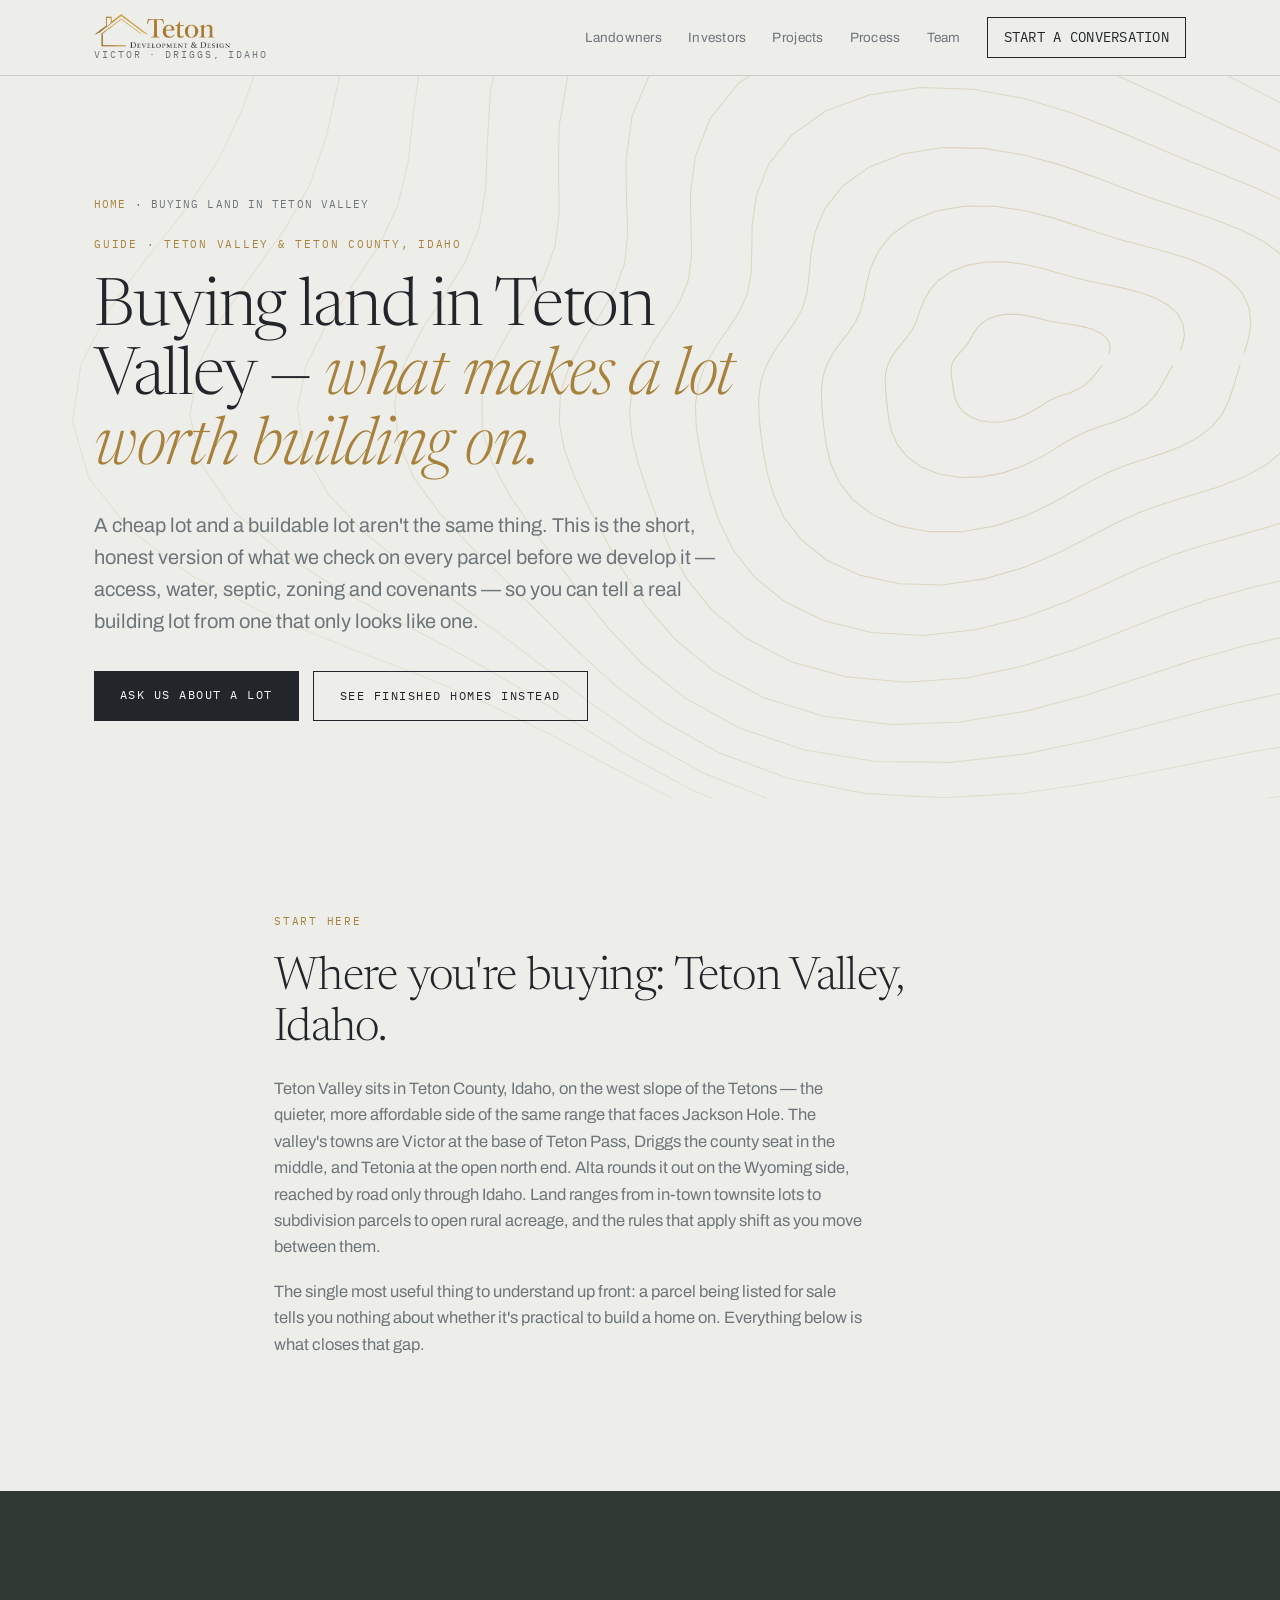
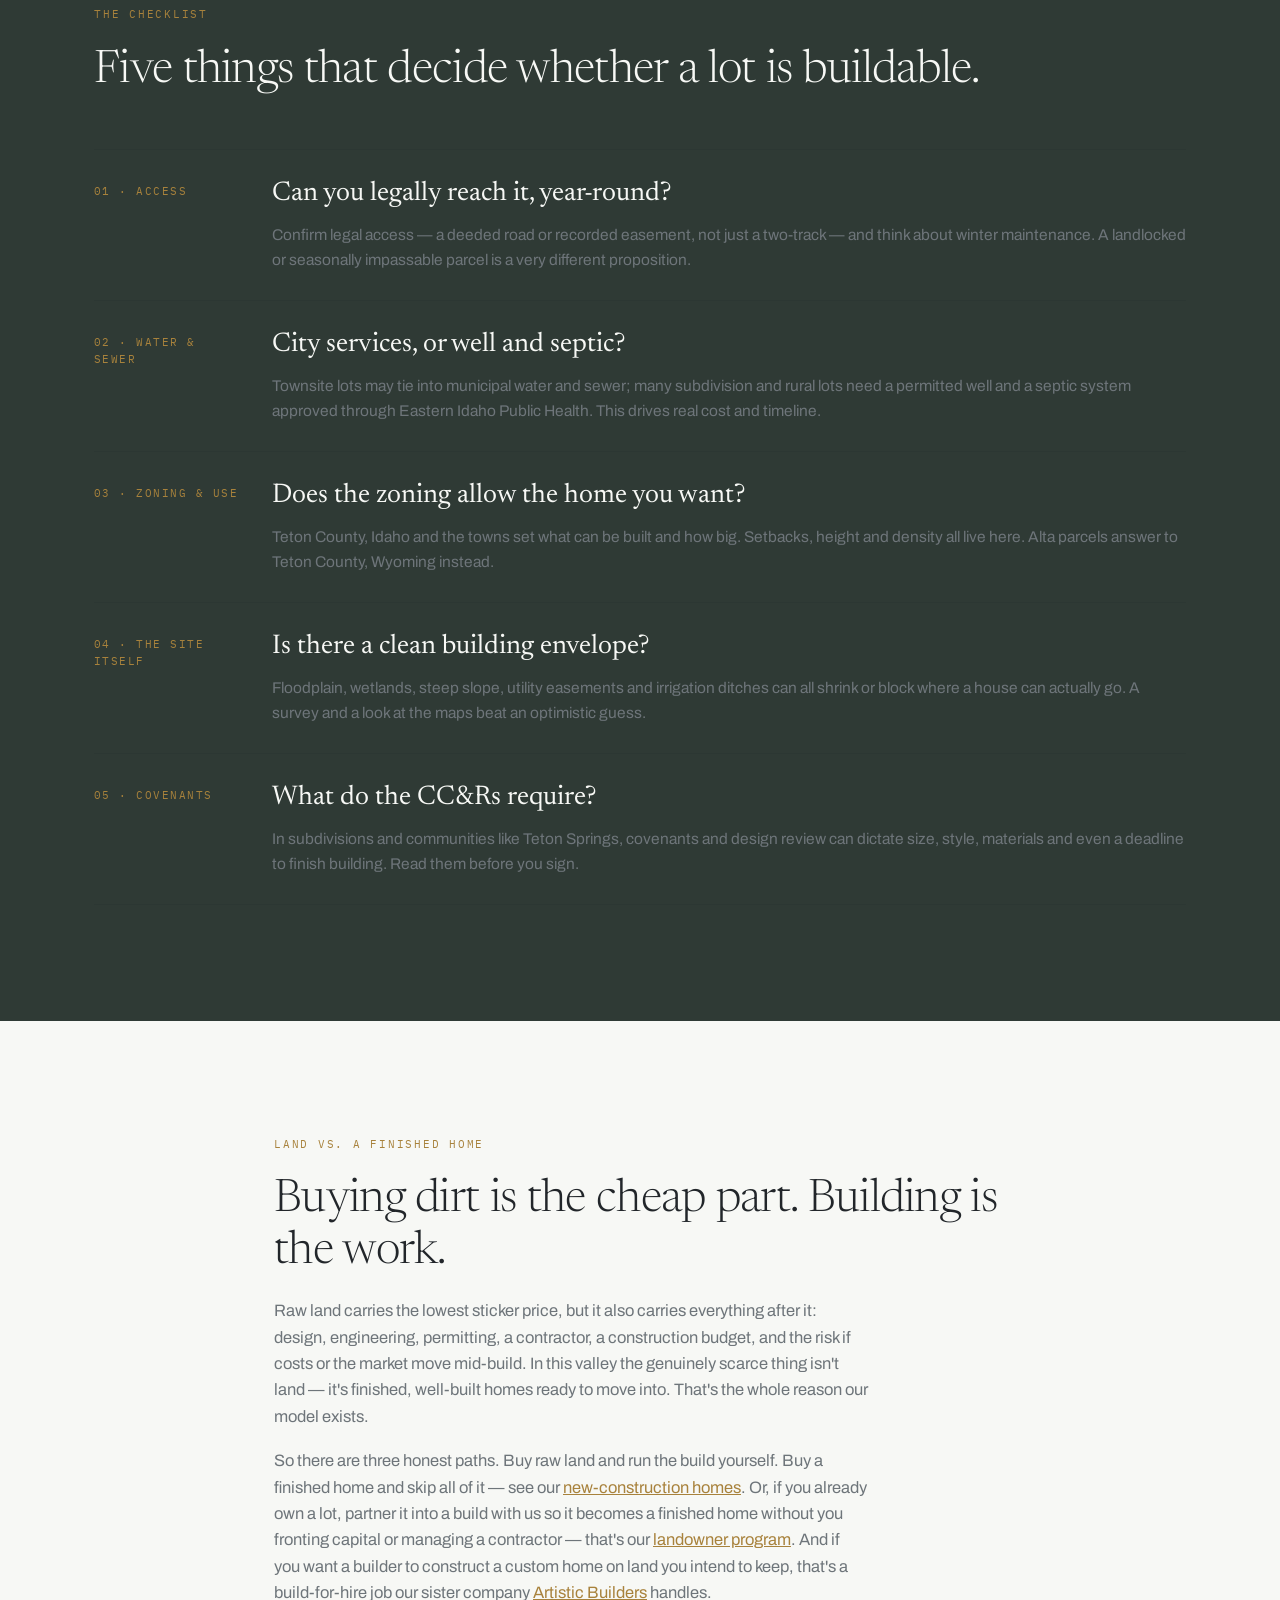
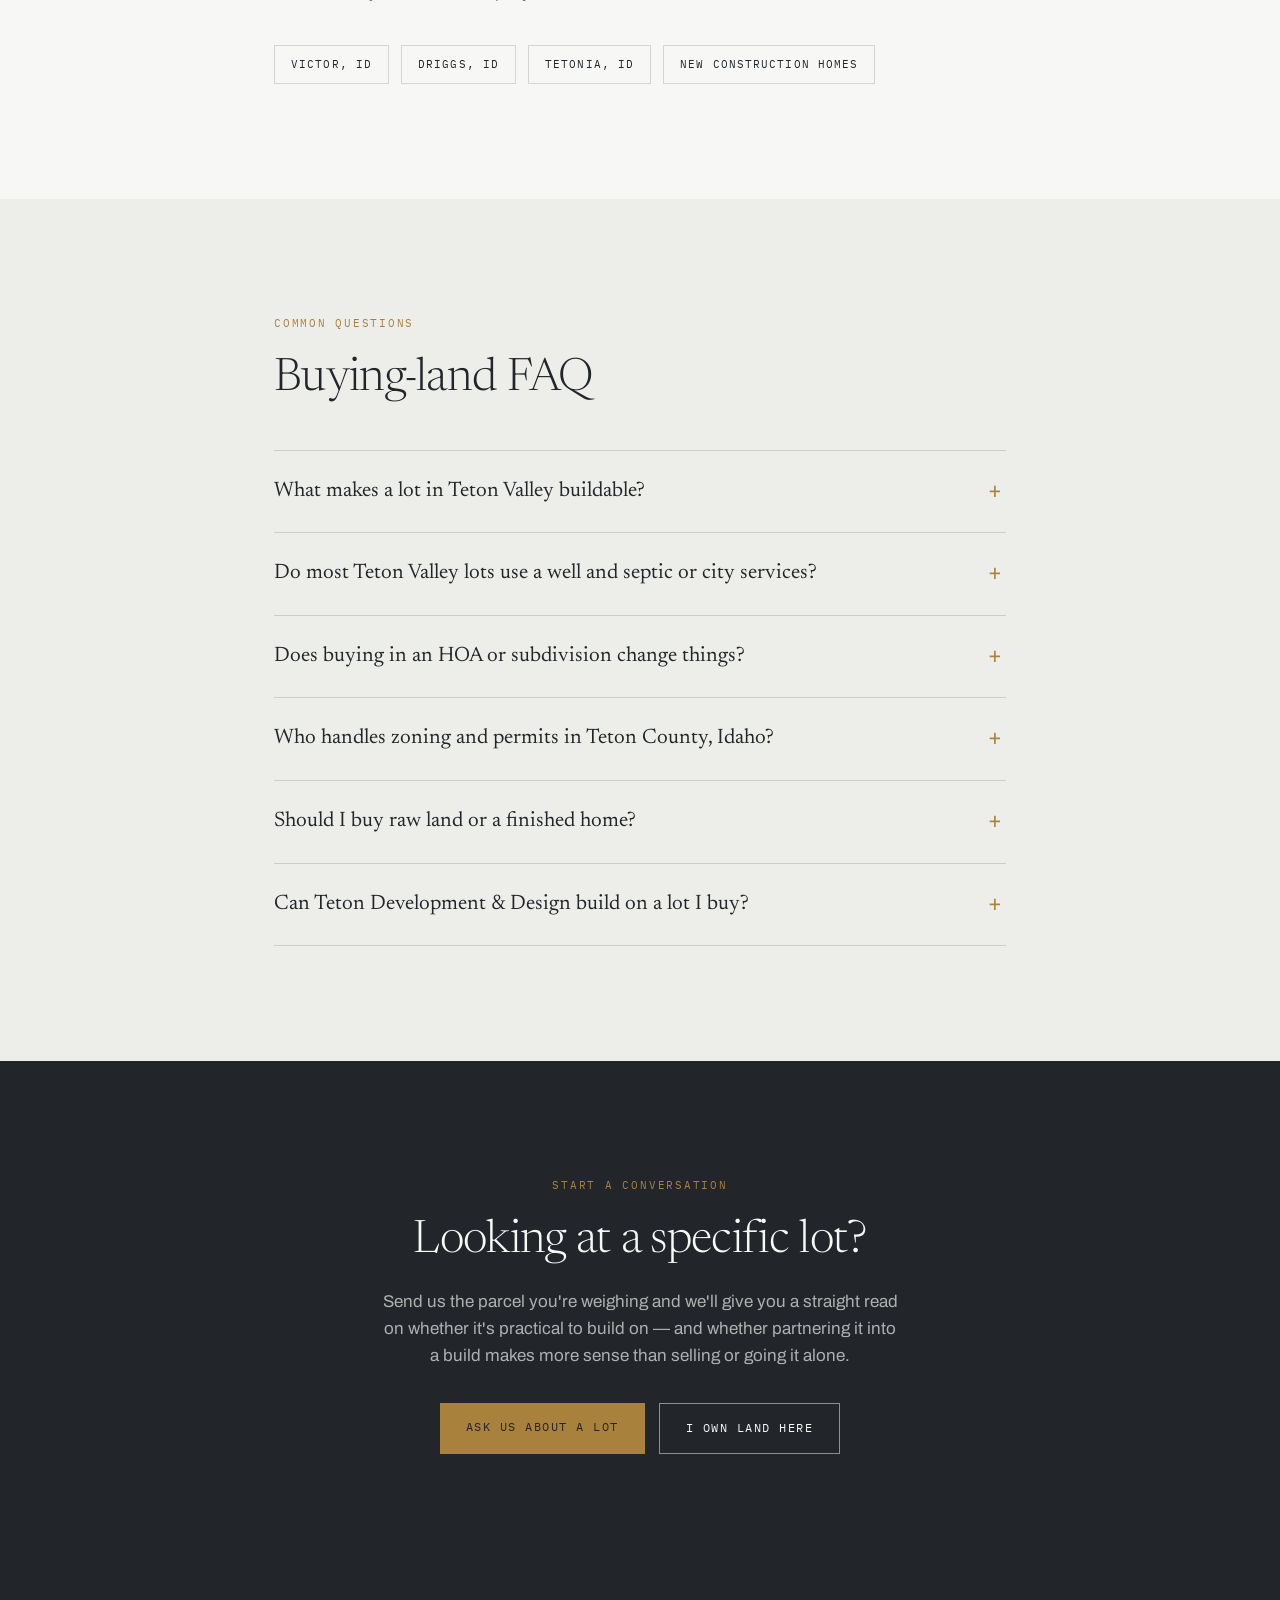
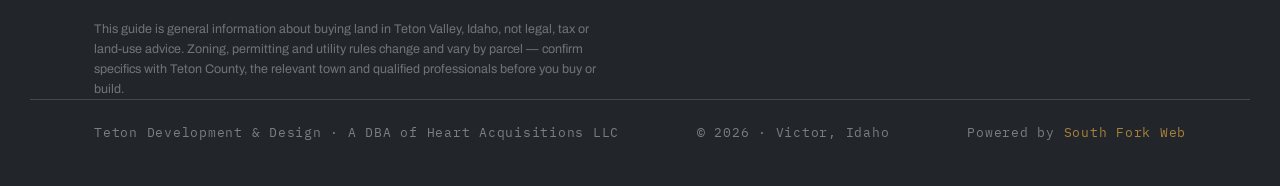
<file: buying-land-teton-valley.html>
<!DOCTYPE html>
<html lang="en">
<head>
<meta charset="utf-8">
<meta name="viewport" content="width=device-width, initial-scale=1">
<title>Buying Land in Teton Valley, Idaho — A Building-Lot Guide | Teton Development &amp; Design</title>
<meta name="description" content="A practical guide to buying land and building lots in Teton Valley and Teton County, Idaho — zoning, water, septic, access, HOAs and what makes a lot buildable.">
<link rel="canonical" href="https://www.tetondd.com/buying-land-teton-valley">
<meta name="theme-color" content="#22262A">
<meta name="robots" content="index,follow">
<meta property="og:site_name" content="Teton Development &amp; Design">
<meta property="og:title" content="Buying Land in Teton Valley, Idaho — A Building-Lot Guide">
<meta property="og:description" content="Zoning, water, septic, access, HOAs and what makes a lot buildable — a practical guide to buying land in Teton County, Idaho.">
<meta property="og:type" content="website">
<meta property="og:url" content="https://www.tetondd.com/buying-land-teton-valley">
<meta property="og:image" content="https://www.tetondd.com/og.png">
<meta property="og:image:width" content="1200">
<meta property="og:image:height" content="630">
<meta name="twitter:card" content="summary_large_image">
<meta name="twitter:title" content="Buying Land in Teton Valley, Idaho">
<meta name="twitter:description" content="A practical guide to buying land and building lots in Teton County, Idaho.">
<meta name="twitter:image" content="https://www.tetondd.com/og.png">
<link rel="icon" href="/favicon.ico" sizes="any">
<link rel="icon" type="image/png" sizes="32x32" href="/favicon-32.png">
<link rel="icon" type="image/png" sizes="512x512" href="/favicon.png">
<link rel="apple-touch-icon" href="/apple-touch-icon.png">
<script type="application/ld+json">
{
  "@context":"https://schema.org",
  "@graph":[
    {"@type":"WebPage","@id":"https://www.tetondd.com/buying-land-teton-valley","url":"https://www.tetondd.com/buying-land-teton-valley","name":"Buying Land in Teton Valley, Idaho — A Building-Lot Guide","isPartOf":{"@type":"WebSite","name":"Teton Development & Design","url":"https://www.tetondd.com"},"about":{"@type":"GeneralContractor","name":"Teton Development & Design"}},
    {"@type":"BreadcrumbList","itemListElement":[
      {"@type":"ListItem","position":1,"name":"Home","item":"https://www.tetondd.com/"},
      {"@type":"ListItem","position":2,"name":"Buying Land in Teton Valley","item":"https://www.tetondd.com/buying-land-teton-valley"}]},
    {"@type":"FAQPage","mainEntity":[
      {"@type":"Question","name":"What makes a lot in Teton Valley buildable?","acceptedAnswer":{"@type":"Answer","text":"Broadly: legal access, the ability to get water and sewer or a permitted well and septic, zoning that allows a home, and no physical or regulatory constraint — wetlands, floodplain, steep slope, easements — that blocks a building envelope. A parcel can be for sale and still not be practical to build on, which is why each of these is worth confirming before you buy."}},
      {"@type":"Question","name":"Do most Teton Valley lots use a well and septic or city services?","acceptedAnswer":{"@type":"Answer","text":"It depends on location. Lots inside the townsites of Victor, Driggs and Tetonia may have access to municipal water and sewer, while many subdivision and rural lots rely on a private well and a septic system permitted through Eastern Idaho Public Health. Rural parcels, including much of Tetonia and Alta, are typically well and septic."}},
      {"@type":"Question","name":"Does buying in an HOA or subdivision change things?","acceptedAnswer":{"@type":"Answer","text":"Yes. Many Teton Valley lots sit in subdivisions or communities like Teton Springs with covenants, architectural review and sometimes required design guidelines or build timelines. Read the CC&Rs before buying — they can affect what, how large and when you can build."}},
      {"@type":"Question","name":"Who handles zoning and permits in Teton County, Idaho?","acceptedAnswer":{"@type":"Answer","text":"Teton County, Idaho and the individual towns handle land use and building permits, with the county offices in Driggs. Septic permits run through Eastern Idaho Public Health. Alta parcels fall under Teton County, Wyoming instead, even though they're reached through Idaho."}},
      {"@type":"Question","name":"Should I buy raw land or a finished home?","acceptedAnswer":{"@type":"Answer","text":"Raw land is cheaper up front but you carry the time, cost and risk of designing, permitting and building — and finished, well-built homes are the scarce part of this market. If you want the end result without running a build, buying new construction, or partnering your lot into a build, can make more sense than doing it yourself."}},
      {"@type":"Question","name":"Can Teton Development & Design build on a lot I buy?","acceptedAnswer":{"@type":"Answer","text":"We're a developer, not a build-for-hire contractor — we build on land we own or partner on and sell the finished homes. If you own a lot and want to turn it into a home without selling it, our landowner partnership may fit. If you want a builder to construct a custom home on land you'll keep, our sister company Artistic Builders handles custom builds for hire."}}
    ]}
  ]
}
</script>
<link rel="preconnect" href="https://fonts.googleapis.com">
<link rel="preconnect" href="https://fonts.gstatic.com" crossorigin>
<link href="https://fonts.googleapis.com/css2?family=Newsreader:ital,opsz,wght@0,6..72,300;0,6..72,400;1,6..72,300;1,6..72,400&family=Archivo:wght@400;500;600&family=IBM+Plex+Mono:wght@400;500&display=swap" rel="stylesheet">
<link rel="stylesheet" href="/css/tdd.css">
</head>
<body>

<nav class="tdd-nav">
  <div class="tdd-nav__in">
    <a class="tdd-mark" href="/" aria-label="Teton Development &amp; Design — home"><img class="tdd-logo" src="/img/logo.png" alt="Teton Development &amp; Design" width="440" height="110"><span>Victor · Driggs, Idaho</span></a>
    <button class="tdd-navtoggle" type="button" aria-label="Menu" aria-expanded="false" aria-controls="tdd-menu"><span></span><span></span><span></span></button>
    <div class="tdd-nav__links" id="tdd-menu">
      <a href="/landowners">Landowners</a>
      <a href="/investors">Investors</a>
      <a href="/projects">Projects</a>
      <a href="/#process">Process</a>
      <a href="/#team">Team</a>
      <a class="tdd-nav__cta" href="/#contact">Start a conversation</a>
    </div>
  </div>
</nav>

<header class="tdd-phero">
  <svg id="contour" aria-hidden="true" preserveAspectRatio="none"></svg>
  <div class="tdd-wrap tdd-phero__in">
    <p class="tdd-crumb"><a href="/">Home</a> · Buying Land in Teton Valley</p>
    <p class="tdd-eyebrow">Guide · Teton Valley &amp; Teton County, Idaho</p>
    <h1 class="tdd-h1">Buying land in Teton Valley — <em>what makes a lot worth building on.</em></h1>
    <p class="tdd-lede">A cheap lot and a buildable lot aren't the same thing. This is the short, honest version of what we check on every parcel before we develop it — access, water, septic, zoning and covenants — so you can tell a real building lot from one that only looks like one.</p>
    <div class="tdd-actions">
      <a class="tdd-btn tdd-btn--solid" href="/#contact">Ask us about a lot</a>
      <a class="tdd-btn tdd-btn--ghost" href="/new-construction-homes-teton-valley">See finished homes instead</a>
    </div>
  </div>
</header>

<section class="tdd-band">
  <div class="tdd-wrap tdd-wrap--narrow">
    <p class="tdd-eyebrow r">Start here</p>
    <h2 class="tdd-h2 r">Where you're buying: Teton Valley, Idaho.</h2>
    <p class="tdd-p tdd-p--slate r">Teton Valley sits in Teton County, Idaho, on the west slope of the Tetons — the quieter, more affordable side of the same range that faces Jackson Hole. The valley's towns are Victor at the base of Teton Pass, Driggs the county seat in the middle, and Tetonia at the open north end. Alta rounds it out on the Wyoming side, reached by road only through Idaho. Land ranges from in-town townsite lots to subdivision parcels to open rural acreage, and the rules that apply shift as you move between them.</p>
    <p class="tdd-p tdd-p--slate r">The single most useful thing to understand up front: a parcel being listed for sale tells you nothing about whether it's practical to build a home on. Everything below is what closes that gap.</p>
  </div>
</section>

<section class="tdd-band tdd-dark">
  <div class="tdd-wrap">
    <p class="tdd-eyebrow r">The checklist</p>
    <h2 class="tdd-h2 r">Five things that decide whether a lot is buildable.</h2>
    <div class="tdd-steps r">
      <div class="tdd-step"><div class="tdd-step__n">01 · Access</div><div><h3 class="tdd-h3">Can you legally reach it, year-round?</h3><p class="tdd-step__d">Confirm legal access — a deeded road or recorded easement, not just a two-track — and think about winter maintenance. A landlocked or seasonally impassable parcel is a very different proposition.</p></div></div>
      <div class="tdd-step"><div class="tdd-step__n">02 · Water &amp; sewer</div><div><h3 class="tdd-h3">City services, or well and septic?</h3><p class="tdd-step__d">Townsite lots may tie into municipal water and sewer; many subdivision and rural lots need a permitted well and a septic system approved through Eastern Idaho Public Health. This drives real cost and timeline.</p></div></div>
      <div class="tdd-step"><div class="tdd-step__n">03 · Zoning &amp; use</div><div><h3 class="tdd-h3">Does the zoning allow the home you want?</h3><p class="tdd-step__d">Teton County, Idaho and the towns set what can be built and how big. Setbacks, height and density all live here. Alta parcels answer to Teton County, Wyoming instead.</p></div></div>
      <div class="tdd-step"><div class="tdd-step__n">04 · The site itself</div><div><h3 class="tdd-h3">Is there a clean building envelope?</h3><p class="tdd-step__d">Floodplain, wetlands, steep slope, utility easements and irrigation ditches can all shrink or block where a house can actually go. A survey and a look at the maps beat an optimistic guess.</p></div></div>
      <div class="tdd-step"><div class="tdd-step__n">05 · Covenants</div><div><h3 class="tdd-h3">What do the CC&amp;Rs require?</h3><p class="tdd-step__d">In subdivisions and communities like Teton Springs, covenants and design review can dictate size, style, materials and even a deadline to finish building. Read them before you sign.</p></div></div>
    </div>
  </div>
</section>

<section class="tdd-band tdd-paper">
  <div class="tdd-wrap tdd-wrap--narrow">
    <p class="tdd-eyebrow r">Land vs. a finished home</p>
    <h2 class="tdd-h2 r">Buying dirt is the cheap part. Building is the work.</h2>
    <p class="tdd-p tdd-p--slate r">Raw land carries the lowest sticker price, but it also carries everything after it: design, engineering, permitting, a contractor, a construction budget, and the risk if costs or the market move mid-build. In this valley the genuinely scarce thing isn't land — it's finished, well-built homes ready to move into. That's the whole reason our model exists.</p>
    <p class="tdd-p tdd-p--slate r">So there are three honest paths. Buy raw land and run the build yourself. Buy a finished home and skip all of it — see our <a href="/new-construction-homes-teton-valley" style="color:var(--brass)">new-construction homes</a>. Or, if you already own a lot, partner it into a build with us so it becomes a finished home without you fronting capital or managing a contractor — that's our <a href="/landowners" style="color:var(--brass)">landowner program</a>. And if you want a builder to construct a custom home on land you intend to keep, that's a build-for-hire job our sister company <a href="https://artistic-builders.com" target="_blank" rel="noopener" style="color:var(--brass)">Artistic Builders</a> handles.</p>
    <div class="tdd-arealinks r">
      <a href="/victor-idaho">Victor, ID</a>
      <a href="/driggs-idaho">Driggs, ID</a>
      <a href="/tetonia-idaho">Tetonia, ID</a>
      <a href="/new-construction-homes-teton-valley">New construction homes</a>
    </div>
  </div>
</section>

<section class="tdd-band">
  <div class="tdd-wrap tdd-wrap--narrow">
    <p class="tdd-eyebrow r">Common questions</p>
    <h2 class="tdd-h2 r">Buying-land FAQ</h2>
    <div class="tdd-faq r">
      <details><summary>What makes a lot in Teton Valley buildable?</summary><p class="tdd-faq__a">Broadly: legal access, the ability to get water and sewer or a permitted well and septic, zoning that allows a home, and no physical or regulatory constraint — wetlands, floodplain, steep slope, easements — that blocks a building envelope. A parcel can be for sale and still not be practical to build on, which is why each of these is worth confirming before you buy.</p></details>
      <details><summary>Do most Teton Valley lots use a well and septic or city services?</summary><p class="tdd-faq__a">It depends on location. Lots inside the townsites of Victor, Driggs and Tetonia may have access to municipal water and sewer, while many subdivision and rural lots rely on a private well and a septic system permitted through Eastern Idaho Public Health. Rural parcels, including much of Tetonia and Alta, are typically well and septic.</p></details>
      <details><summary>Does buying in an HOA or subdivision change things?</summary><p class="tdd-faq__a">Yes. Many Teton Valley lots sit in subdivisions or communities like Teton Springs with covenants, architectural review and sometimes required design guidelines or build timelines. Read the CC&amp;Rs before buying — they can affect what, how large and when you can build.</p></details>
      <details><summary>Who handles zoning and permits in Teton County, Idaho?</summary><p class="tdd-faq__a">Teton County, Idaho and the individual towns handle land use and building permits, with the county offices in Driggs. Septic permits run through Eastern Idaho Public Health. Alta parcels fall under Teton County, Wyoming instead, even though they're reached through Idaho.</p></details>
      <details><summary>Should I buy raw land or a finished home?</summary><p class="tdd-faq__a">Raw land is cheaper up front but you carry the time, cost and risk of designing, permitting and building — and finished, well-built homes are the scarce part of this market. If you want the end result without running a build, buying new construction, or partnering your lot into a build, can make more sense than doing it yourself.</p></details>
      <details><summary>Can Teton Development &amp; Design build on a lot I buy?</summary><p class="tdd-faq__a">We're a developer, not a build-for-hire contractor — we build on land we own or partner on and sell the finished homes. If you own a lot and want to turn it into a home without selling it, our <a href="/landowners" style="color:var(--brass)">landowner partnership</a> may fit. If you want a builder to construct a custom home on land you'll keep, our sister company <a href="https://artistic-builders.com" target="_blank" rel="noopener" style="color:var(--brass)">Artistic Builders</a> handles custom builds for hire.</p></details>
    </div>
  </div>
</section>

<section class="tdd-band tdd-cta" id="start">
  <div class="tdd-wrap">
    <p class="tdd-eyebrow" style="color:var(--brass)">Start a conversation</p>
    <h2 class="tdd-h2">Looking at a specific lot?</h2>
    <p class="tdd-cta__p">Send us the parcel you're weighing and we'll give you a straight read on whether it's practical to build on — and whether partnering it into a build makes more sense than selling or going it alone.</p>
    <div class="tdd-actions">
      <a class="tdd-btn tdd-btn--solid" href="/#contact">Ask us about a lot</a>
      <a class="tdd-btn tdd-btn--ghost" href="/landowners">I own land here</a>
    </div>
  </div>
</section>

<footer class="tdd-foot">
  <div class="tdd-wrap">
    <p class="tdd-note">This guide is general information about buying land in Teton Valley, Idaho, not legal, tax or land-use advice. Zoning, permitting and utility rules change and vary by parcel — confirm specifics with Teton County, the relevant town and qualified professionals before you buy or build.</p>
  </div>
  <div class="tdd-foot__in">
    <div>Teton Development &amp; Design · A DBA of Heart Acquisitions LLC</div>
    <div>© <span id="yr"></span> · Victor, Idaho</div>
    <div>Powered by <a class="tdd-foot__link" href="https://southforkweb.com" target="_blank" rel="noopener">South Fork Web</a></div>
  </div>
</footer>

<script src="/js/tdd.js" defer></script>
</body>
</html>
</file>
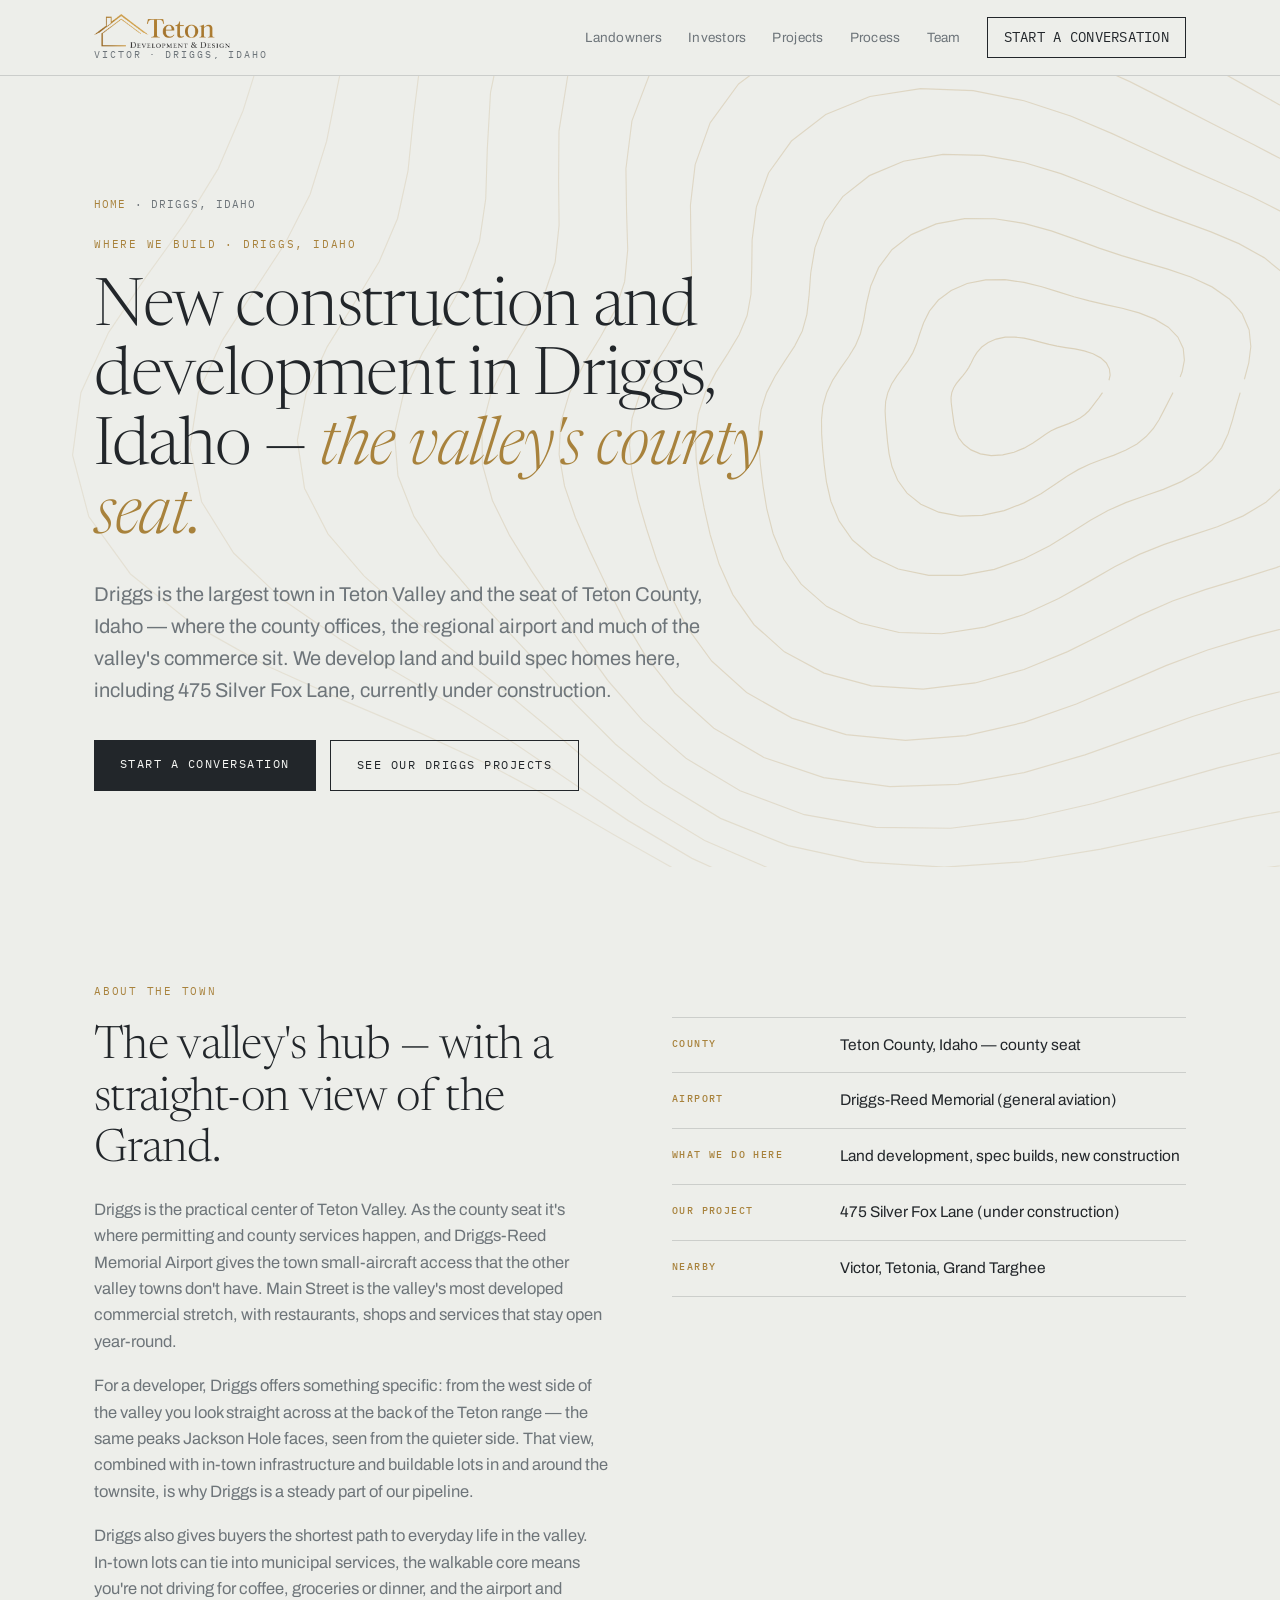
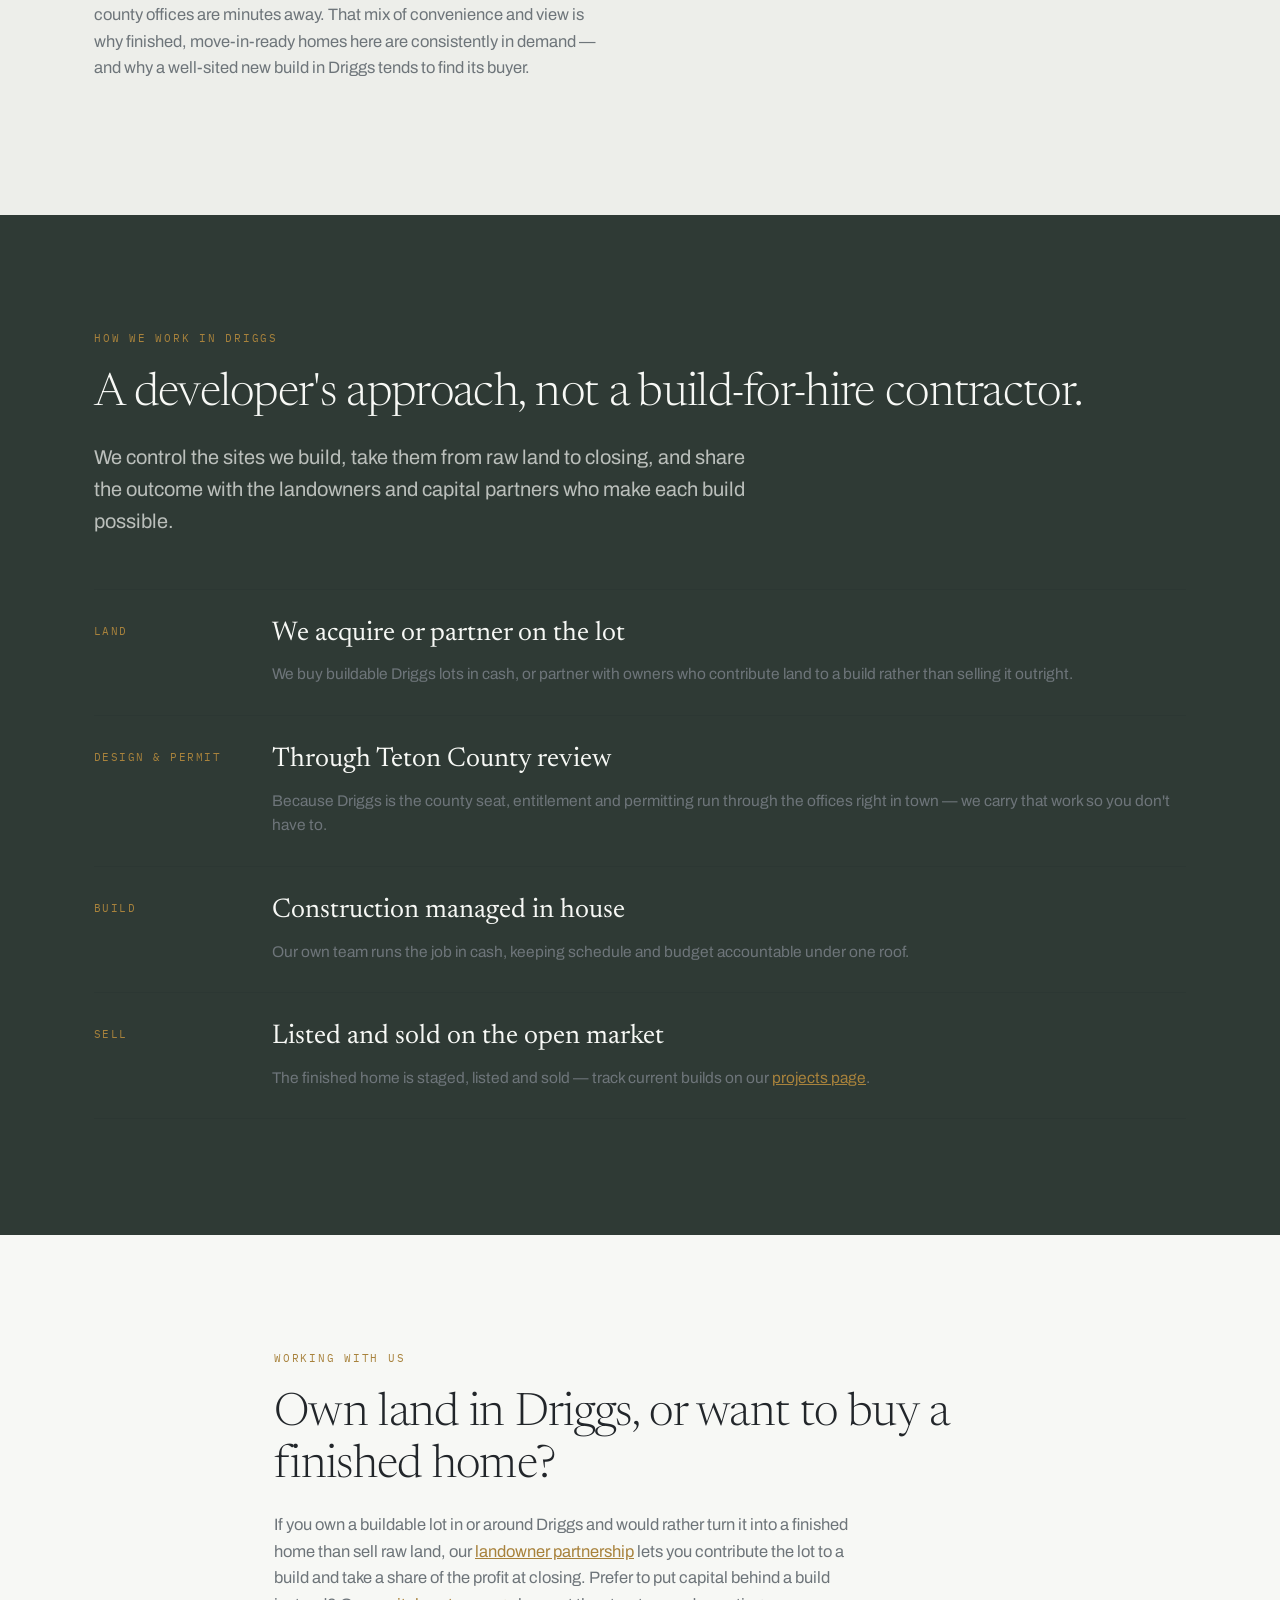
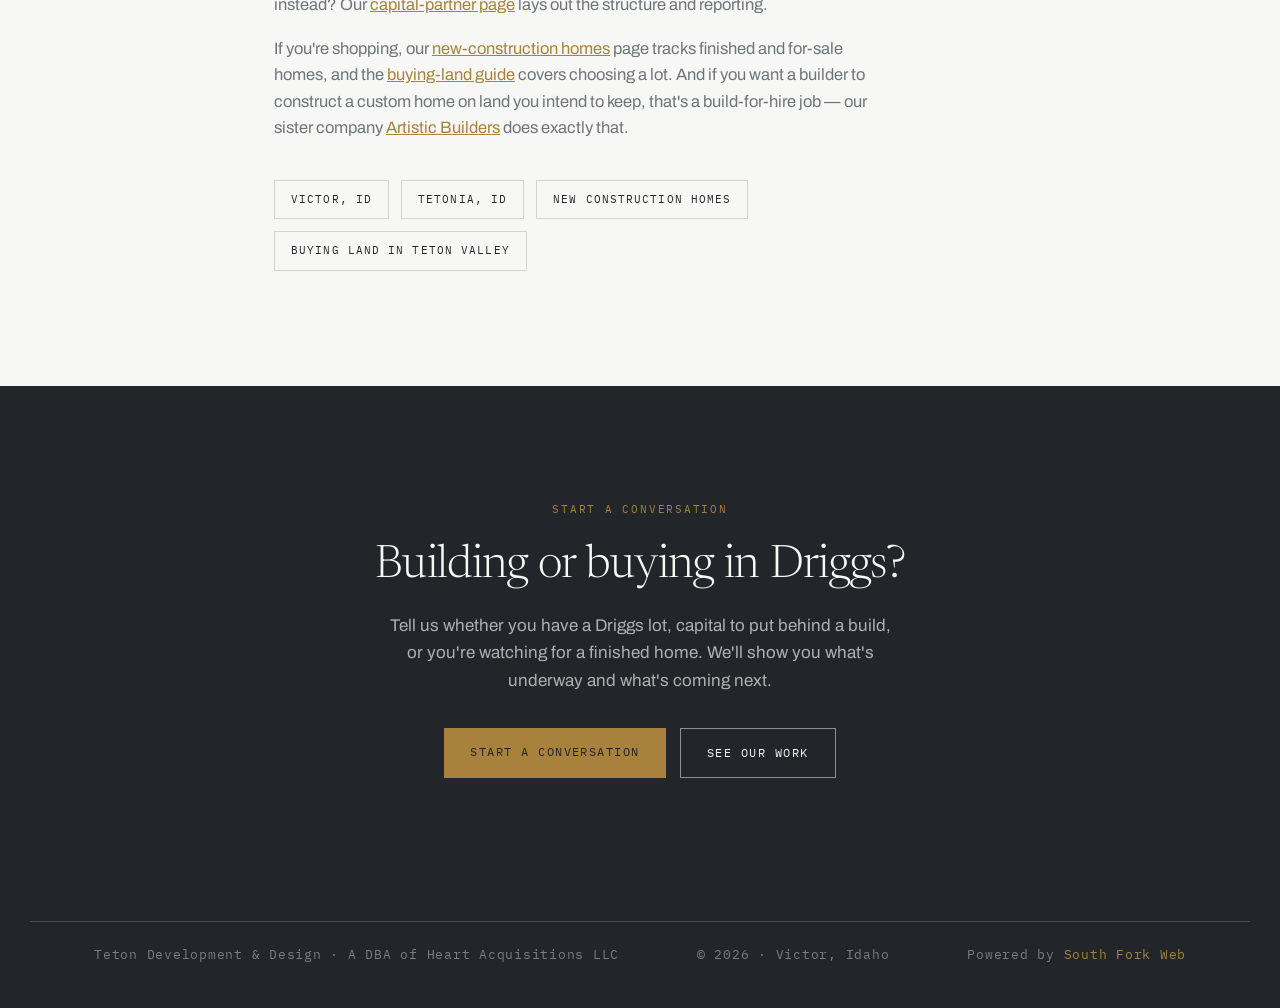
<file: driggs-idaho.html>
<!DOCTYPE html>
<html lang="en">
<head>
<meta charset="utf-8">
<meta name="viewport" content="width=device-width, initial-scale=1">
<title>New Construction &amp; Development in Driggs, Idaho — Land &amp; Spec Homes | Teton Development &amp; Design</title>
<meta name="description" content="Driggs, Idaho new construction, spec homes and land development. How Teton Development & Design builds and partners on homes in the Teton County seat.">
<link rel="canonical" href="https://www.tetondd.com/driggs-idaho">
<meta name="theme-color" content="#22262A">
<meta name="robots" content="index,follow">
<meta property="og:site_name" content="Teton Development &amp; Design">
<meta property="og:title" content="New Construction &amp; Development in Driggs, Idaho">
<meta property="og:description" content="Building, selling and partnering on new-construction homes and land in Driggs, Idaho — the Teton County seat.">
<meta property="og:type" content="website">
<meta property="og:url" content="https://www.tetondd.com/driggs-idaho">
<meta property="og:image" content="https://www.tetondd.com/og.png">
<meta property="og:image:width" content="1200">
<meta property="og:image:height" content="630">
<meta name="twitter:card" content="summary_large_image">
<meta name="twitter:title" content="New Construction &amp; Development in Driggs, Idaho">
<meta name="twitter:description" content="Building and partnering on new-construction homes and land in Driggs, Idaho.">
<meta name="twitter:image" content="https://www.tetondd.com/og.png">
<link rel="icon" href="/favicon.ico" sizes="any">
<link rel="icon" type="image/png" sizes="32x32" href="/favicon-32.png">
<link rel="icon" type="image/png" sizes="512x512" href="/favicon.png">
<link rel="apple-touch-icon" href="/apple-touch-icon.png">
<script type="application/ld+json">
{
  "@context":"https://schema.org",
  "@graph":[
    {"@type":"WebPage","@id":"https://www.tetondd.com/driggs-idaho","url":"https://www.tetondd.com/driggs-idaho","name":"New Construction &amp; Development in Driggs, Idaho","isPartOf":{"@type":"WebSite","name":"Teton Development & Design","url":"https://www.tetondd.com"},"about":{"@type":"GeneralContractor","name":"Teton Development & Design"}},
    {"@type":"BreadcrumbList","itemListElement":[
      {"@type":"ListItem","position":1,"name":"Home","item":"https://www.tetondd.com/"},
      {"@type":"ListItem","position":2,"name":"Driggs, Idaho","item":"https://www.tetondd.com/driggs-idaho"}]}
  ]
}
</script>
<link rel="preconnect" href="https://fonts.googleapis.com">
<link rel="preconnect" href="https://fonts.gstatic.com" crossorigin>
<link href="https://fonts.googleapis.com/css2?family=Newsreader:ital,opsz,wght@0,6..72,300;0,6..72,400;1,6..72,300;1,6..72,400&family=Archivo:wght@400;500;600&family=IBM+Plex+Mono:wght@400;500&display=swap" rel="stylesheet">
<link rel="stylesheet" href="/css/tdd.css">
</head>
<body>

<nav class="tdd-nav">
  <div class="tdd-nav__in">
    <a class="tdd-mark" href="/" aria-label="Teton Development &amp; Design — home"><img class="tdd-logo" src="/img/logo.png" alt="Teton Development &amp; Design" width="440" height="110"><span>Victor · Driggs, Idaho</span></a>
    <button class="tdd-navtoggle" type="button" aria-label="Menu" aria-expanded="false" aria-controls="tdd-menu"><span></span><span></span><span></span></button>
    <div class="tdd-nav__links" id="tdd-menu">
      <a href="/landowners">Landowners</a>
      <a href="/investors">Investors</a>
      <a href="/projects">Projects</a>
      <a href="/#process">Process</a>
      <a href="/#team">Team</a>
      <a class="tdd-nav__cta" href="/#contact">Start a conversation</a>
    </div>
  </div>
</nav>

<header class="tdd-phero">
  <svg id="contour" aria-hidden="true" preserveAspectRatio="none"></svg>
  <div class="tdd-wrap tdd-phero__in">
    <p class="tdd-crumb"><a href="/">Home</a> · Driggs, Idaho</p>
    <p class="tdd-eyebrow">Where we build · Driggs, Idaho</p>
    <h1 class="tdd-h1">New construction and development in Driggs, Idaho — <em>the valley's county seat.</em></h1>
    <p class="tdd-lede">Driggs is the largest town in Teton Valley and the seat of Teton County, Idaho — where the county offices, the regional airport and much of the valley's commerce sit. We develop land and build spec homes here, including 475 Silver Fox Lane, currently under construction.</p>
    <div class="tdd-actions">
      <a class="tdd-btn tdd-btn--solid" href="/#contact">Start a conversation</a>
      <a class="tdd-btn tdd-btn--ghost" href="/projects">See our Driggs projects</a>
    </div>
  </div>
</header>

<section class="tdd-band">
  <div class="tdd-wrap tdd-cols">
    <div class="r">
      <p class="tdd-eyebrow">About the town</p>
      <h2 class="tdd-h2">The valley's hub — with a straight-on view of the Grand.</h2>
      <p class="tdd-p tdd-p--slate">Driggs is the practical center of Teton Valley. As the county seat it's where permitting and county services happen, and Driggs-Reed Memorial Airport gives the town small-aircraft access that the other valley towns don't have. Main Street is the valley's most developed commercial stretch, with restaurants, shops and services that stay open year-round.</p>
      <p class="tdd-p tdd-p--slate">For a developer, Driggs offers something specific: from the west side of the valley you look straight across at the back of the Teton range — the same peaks Jackson Hole faces, seen from the quieter side. That view, combined with in-town infrastructure and buildable lots in and around the townsite, is why Driggs is a steady part of our pipeline.</p>
      <p class="tdd-p tdd-p--slate">Driggs also gives buyers the shortest path to everyday life in the valley. In-town lots can tie into municipal services, the walkable core means you're not driving for coffee, groceries or dinner, and the airport and county offices are minutes away. That mix of convenience and view is why finished, move-in-ready homes here are consistently in demand — and why a well-sited new build in Driggs tends to find its buyer.</p>
    </div>
    <div class="r">
      <ul class="tdd-terms">
        <li><b>County</b><span>Teton County, Idaho — county seat</span></li>
        <li><b>Airport</b><span>Driggs-Reed Memorial (general aviation)</span></li>
        <li><b>What we do here</b><span>Land development, spec builds, new construction</span></li>
        <li><b>Our project</b><span>475 Silver Fox Lane (under construction)</span></li>
        <li><b>Nearby</b><span>Victor, Tetonia, Grand Targhee</span></li>
      </ul>
    </div>
  </div>
</section>

<section class="tdd-band tdd-dark">
  <div class="tdd-wrap">
    <p class="tdd-eyebrow r">How we work in Driggs</p>
    <h2 class="tdd-h2 r">A developer's approach, not a build-for-hire contractor.</h2>
    <p class="tdd-lede r">We control the sites we build, take them from raw land to closing, and share the outcome with the landowners and capital partners who make each build possible.</p>
    <div class="tdd-steps r">
      <div class="tdd-step"><div class="tdd-step__n">Land</div><div><h3 class="tdd-h3">We acquire or partner on the lot</h3><p class="tdd-step__d">We buy buildable Driggs lots in cash, or partner with owners who contribute land to a build rather than selling it outright.</p></div></div>
      <div class="tdd-step"><div class="tdd-step__n">Design &amp; permit</div><div><h3 class="tdd-h3">Through Teton County review</h3><p class="tdd-step__d">Because Driggs is the county seat, entitlement and permitting run through the offices right in town — we carry that work so you don't have to.</p></div></div>
      <div class="tdd-step"><div class="tdd-step__n">Build</div><div><h3 class="tdd-h3">Construction managed in house</h3><p class="tdd-step__d">Our own team runs the job in cash, keeping schedule and budget accountable under one roof.</p></div></div>
      <div class="tdd-step"><div class="tdd-step__n">Sell</div><div><h3 class="tdd-h3">Listed and sold on the open market</h3><p class="tdd-step__d">The finished home is staged, listed and sold — track current builds on our <a href="/projects" style="color:var(--brass)">projects page</a>.</p></div></div>
    </div>
  </div>
</section>

<section class="tdd-band tdd-paper">
  <div class="tdd-wrap tdd-wrap--narrow">
    <p class="tdd-eyebrow r">Working with us</p>
    <h2 class="tdd-h2 r">Own land in Driggs, or want to buy a finished home?</h2>
    <p class="tdd-p tdd-p--slate r">If you own a buildable lot in or around Driggs and would rather turn it into a finished home than sell raw land, our <a href="/landowners" style="color:var(--brass)">landowner partnership</a> lets you contribute the lot to a build and take a share of the profit at closing. Prefer to put capital behind a build instead? Our <a href="/investors" style="color:var(--brass)">capital-partner page</a> lays out the structure and reporting.</p>
    <p class="tdd-p tdd-p--slate r">If you're shopping, our <a href="/new-construction-homes-teton-valley" style="color:var(--brass)">new-construction homes</a> page tracks finished and for-sale homes, and the <a href="/buying-land-teton-valley" style="color:var(--brass)">buying-land guide</a> covers choosing a lot. And if you want a builder to construct a custom home on land you intend to keep, that's a build-for-hire job — our sister company <a href="https://artistic-builders.com" target="_blank" rel="noopener" style="color:var(--brass)">Artistic Builders</a> does exactly that.</p>
    <div class="tdd-arealinks r">
      <a href="/victor-idaho">Victor, ID</a>
      <a href="/tetonia-idaho">Tetonia, ID</a>
      <a href="/new-construction-homes-teton-valley">New construction homes</a>
      <a href="/buying-land-teton-valley">Buying land in Teton Valley</a>
    </div>
  </div>
</section>

<section class="tdd-band tdd-cta" id="start">
  <div class="tdd-wrap">
    <p class="tdd-eyebrow" style="color:var(--brass)">Start a conversation</p>
    <h2 class="tdd-h2">Building or buying in Driggs?</h2>
    <p class="tdd-cta__p">Tell us whether you have a Driggs lot, capital to put behind a build, or you're watching for a finished home. We'll show you what's underway and what's coming next.</p>
    <div class="tdd-actions">
      <a class="tdd-btn tdd-btn--solid" href="/#contact">Start a conversation</a>
      <a class="tdd-btn tdd-btn--ghost" href="/projects">See our work</a>
    </div>
  </div>
</section>

<footer class="tdd-foot">
  <div class="tdd-foot__in">
    <div>Teton Development &amp; Design · A DBA of Heart Acquisitions LLC</div>
    <div>© <span id="yr"></span> · Victor, Idaho</div>
    <div>Powered by <a class="tdd-foot__link" href="https://southforkweb.com" target="_blank" rel="noopener">South Fork Web</a></div>
  </div>
</footer>

<script src="/js/tdd.js" defer></script>
</body>
</html>
</file>
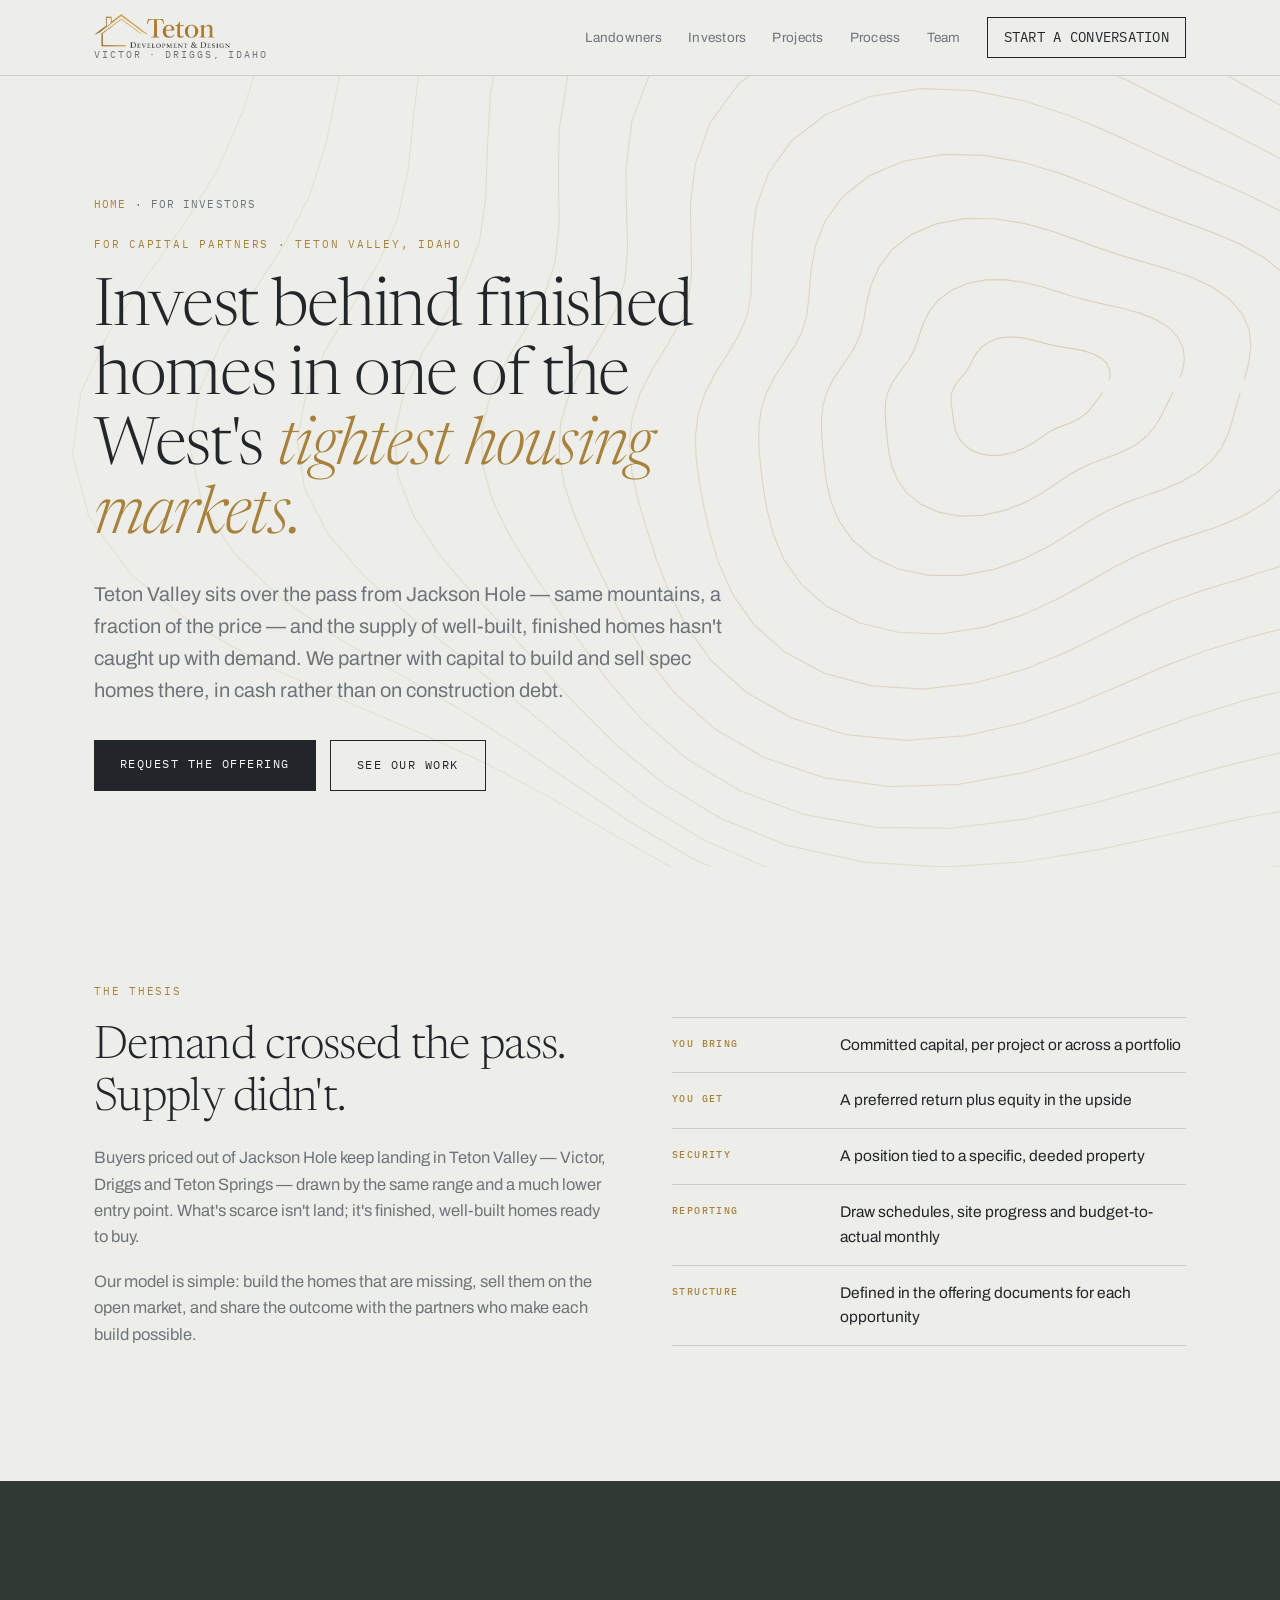
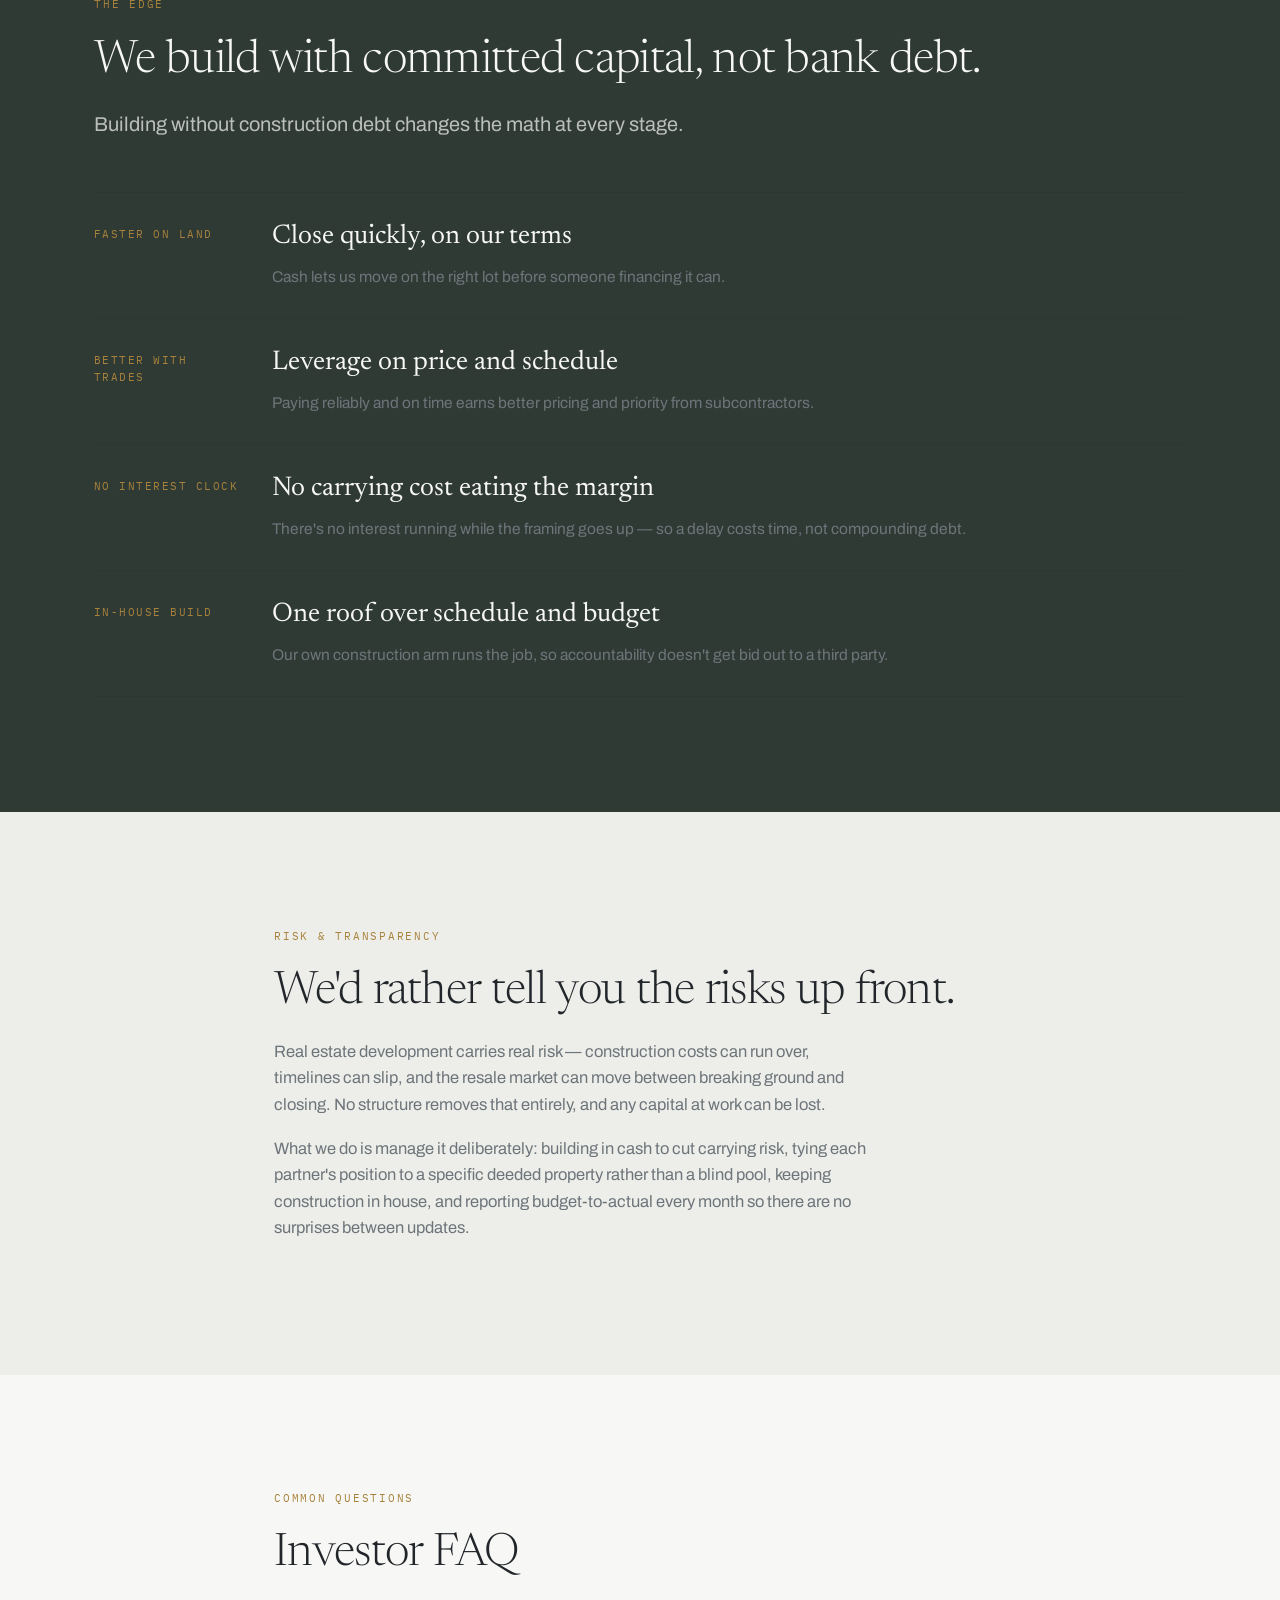
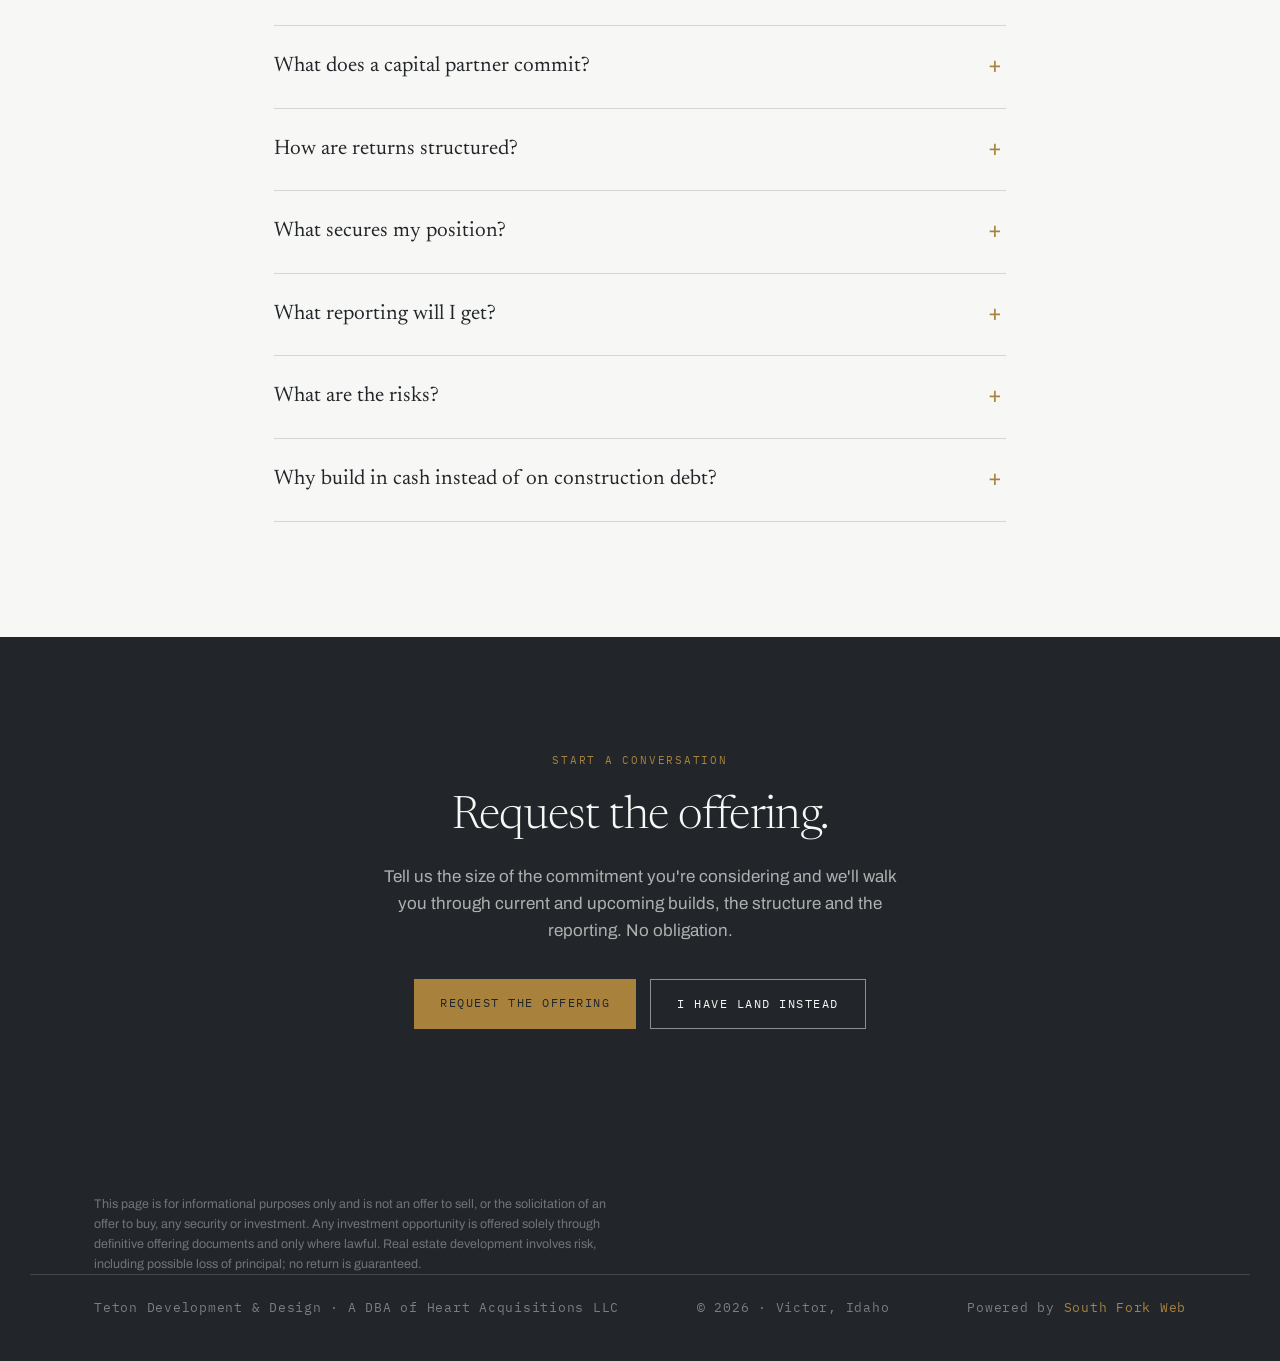
<file: investors.html>
<!DOCTYPE html>
<html lang="en">
<head>
<meta charset="utf-8">
<meta name="viewport" content="width=device-width, initial-scale=1">
<title>Invest in Teton Valley Spec Homes — For Capital Partners | Teton Development &amp; Design</title>
<meta name="description" content="Partner capital behind finished spec homes in Teton Valley, Idaho. A preferred return plus equity, a position tied to a specific deeded property, and monthly reporting.">
<link rel="canonical" href="https://www.tetondd.com/investors">
<meta name="theme-color" content="#22262A">
<meta name="robots" content="index,follow">
<meta property="og:site_name" content="Teton Development &amp; Design">
<meta property="og:title" content="For Capital Partners — Invest in Teton Valley Spec Homes">
<meta property="og:description" content="Partner capital behind finished spec homes in Teton Valley, Idaho — a preferred return plus equity, secured to a specific deeded property, with monthly reporting.">
<meta property="og:type" content="website">
<meta property="og:url" content="https://www.tetondd.com/investors">
<meta property="og:image" content="https://www.tetondd.com/og.png">
<meta property="og:image:width" content="1200">
<meta property="og:image:height" content="630">
<meta name="twitter:card" content="summary_large_image">
<meta name="twitter:title" content="For Capital Partners — Invest in Teton Valley Spec Homes">
<meta name="twitter:description" content="A preferred return plus equity, secured to a specific deeded property, with monthly reporting.">
<meta name="twitter:image" content="https://www.tetondd.com/og.png">
<link rel="icon" href="/favicon.ico" sizes="any">
<link rel="icon" type="image/png" sizes="32x32" href="/favicon-32.png">
<link rel="icon" type="image/png" sizes="512x512" href="/favicon.png">
<link rel="apple-touch-icon" href="/apple-touch-icon.png">
<script type="application/ld+json">
{
  "@context":"https://schema.org",
  "@graph":[
    {"@type":"WebPage","@id":"https://www.tetondd.com/investors","url":"https://www.tetondd.com/investors","name":"For Capital Partners — Invest in Teton Valley Spec Homes","isPartOf":{"@type":"WebSite","name":"Teton Development & Design","url":"https://www.tetondd.com"},"about":{"@type":"GeneralContractor","name":"Teton Development & Design"}},
    {"@type":"BreadcrumbList","itemListElement":[
      {"@type":"ListItem","position":1,"name":"Home","item":"https://www.tetondd.com/"},
      {"@type":"ListItem","position":2,"name":"For Investors","item":"https://www.tetondd.com/investors"}]},
    {"@type":"FAQPage","mainEntity":[
      {"@type":"Question","name":"What does a capital partner commit?","acceptedAnswer":{"@type":"Answer","text":"Committed capital on a single project or across a portfolio of builds. Specifics — size, structure and timing — are shared in an introductory conversation and set out in the offering materials for each opportunity."}},
      {"@type":"Question","name":"How are returns structured?","acceptedAnswer":{"@type":"Answer","text":"Partners receive a preferred return plus equity in the project's upside. Exact terms are defined in the definitive offering documents for each opportunity. Nothing here is a guarantee of returns."}},
      {"@type":"Question","name":"What secures my position?","acceptedAnswer":{"@type":"Answer","text":"Your position is tied to a specific, deeded property rather than a blind pool — you know the lot, the plan and the budget behind your capital."}},
      {"@type":"Question","name":"What reporting will I get?","acceptedAnswer":{"@type":"Answer","text":"Draw schedules, site progress and budget-to-actual, every month — the same reporting we run the business on."}},
      {"@type":"Question","name":"What are the risks?","acceptedAnswer":{"@type":"Answer","text":"Real estate development carries risk, including construction cost overruns, timeline delays and shifts in the resale market, up to loss of principal. We build in cash rather than on construction debt to reduce carrying risk, tie capital to specific deeded assets, and report transparently — but risk cannot be eliminated."}},
      {"@type":"Question","name":"Why build in cash instead of on construction debt?","acceptedAnswer":{"@type":"Answer","text":"Cash lets us close on land faster, negotiate better with subcontractors, and avoid an interest clock running during the build. The tradeoff is that we work with capital partners instead of a bank."}}
    ]}
  ]
}
</script>
<link rel="preconnect" href="https://fonts.googleapis.com">
<link rel="preconnect" href="https://fonts.gstatic.com" crossorigin>
<link href="https://fonts.googleapis.com/css2?family=Newsreader:ital,opsz,wght@0,6..72,300;0,6..72,400;1,6..72,300;1,6..72,400&family=Archivo:wght@400;500;600&family=IBM+Plex+Mono:wght@400;500&display=swap" rel="stylesheet">
<link rel="stylesheet" href="/css/tdd.css">
</head>
<body>

<nav class="tdd-nav">
  <div class="tdd-nav__in">
    <a class="tdd-mark" href="/" aria-label="Teton Development &amp; Design — home"><img class="tdd-logo" src="/img/logo.png" alt="Teton Development &amp; Design" width="440" height="110"><span>Victor · Driggs, Idaho</span></a>
    <button class="tdd-navtoggle" type="button" aria-label="Menu" aria-expanded="false" aria-controls="tdd-menu"><span></span><span></span><span></span></button>
    <div class="tdd-nav__links" id="tdd-menu">
      <a href="/landowners">Landowners</a>
      <a href="/investors">Investors</a>
      <a href="/projects">Projects</a>
      <a href="/#process">Process</a>
      <a href="/#team">Team</a>
      <a class="tdd-nav__cta" href="/#contact">Start a conversation</a>
    </div>
  </div>
</nav>

<header class="tdd-phero">
  <svg id="contour" aria-hidden="true" preserveAspectRatio="none"></svg>
  <div class="tdd-wrap tdd-phero__in">
    <p class="tdd-crumb"><a href="/">Home</a> · For Investors</p>
    <p class="tdd-eyebrow">For Capital Partners · Teton Valley, Idaho</p>
    <h1 class="tdd-h1">Invest behind finished homes in one of the West's <em>tightest housing markets.</em></h1>
    <p class="tdd-lede">Teton Valley sits over the pass from Jackson Hole — same mountains, a fraction of the price — and the supply of well-built, finished homes hasn't caught up with demand. We partner with capital to build and sell spec homes there, in cash rather than on construction debt.</p>
    <div class="tdd-actions">
      <a class="tdd-btn tdd-btn--solid" href="/#contact">Request the offering</a>
      <a class="tdd-btn tdd-btn--ghost" href="/projects">See our work</a>
    </div>
  </div>
</header>

<section class="tdd-band">
  <div class="tdd-wrap tdd-cols">
    <div class="r">
      <p class="tdd-eyebrow">The thesis</p>
      <h2 class="tdd-h2">Demand crossed the pass. Supply didn't.</h2>
      <p class="tdd-p tdd-p--slate">Buyers priced out of Jackson Hole keep landing in Teton Valley — Victor, Driggs and Teton Springs — drawn by the same range and a much lower entry point. What's scarce isn't land; it's finished, well-built homes ready to buy.</p>
      <p class="tdd-p tdd-p--slate">Our model is simple: build the homes that are missing, sell them on the open market, and share the outcome with the partners who make each build possible.</p>
    </div>
    <div class="r">
      <ul class="tdd-terms">
        <li><b>You bring</b><span>Committed capital, per project or across a portfolio</span></li>
        <li><b>You get</b><span>A preferred return plus equity in the upside</span></li>
        <li><b>Security</b><span>A position tied to a specific, deeded property</span></li>
        <li><b>Reporting</b><span>Draw schedules, site progress and budget-to-actual monthly</span></li>
        <li><b>Structure</b><span>Defined in the offering documents for each opportunity</span></li>
      </ul>
    </div>
  </div>
</section>

<section class="tdd-band tdd-dark">
  <div class="tdd-wrap">
    <p class="tdd-eyebrow r">The edge</p>
    <h2 class="tdd-h2 r">We build with committed capital, not bank debt.</h2>
    <p class="tdd-lede r">Building without construction debt changes the math at every stage.</p>
    <div class="tdd-steps r">
      <div class="tdd-step"><div class="tdd-step__n">Faster on land</div><div><h3 class="tdd-h3">Close quickly, on our terms</h3><p class="tdd-step__d">Cash lets us move on the right lot before someone financing it can.</p></div></div>
      <div class="tdd-step"><div class="tdd-step__n">Better with trades</div><div><h3 class="tdd-h3">Leverage on price and schedule</h3><p class="tdd-step__d">Paying reliably and on time earns better pricing and priority from subcontractors.</p></div></div>
      <div class="tdd-step"><div class="tdd-step__n">No interest clock</div><div><h3 class="tdd-h3">No carrying cost eating the margin</h3><p class="tdd-step__d">There's no interest running while the framing goes up — so a delay costs time, not compounding debt.</p></div></div>
      <div class="tdd-step"><div class="tdd-step__n">In-house build</div><div><h3 class="tdd-h3">One roof over schedule and budget</h3><p class="tdd-step__d">Our own construction arm runs the job, so accountability doesn't get bid out to a third party.</p></div></div>
    </div>
  </div>
</section>

<section class="tdd-band">
  <div class="tdd-wrap tdd-wrap--narrow">
    <p class="tdd-eyebrow r">Risk &amp; transparency</p>
    <h2 class="tdd-h2 r">We'd rather tell you the risks up front.</h2>
    <p class="tdd-p tdd-p--slate r">Real estate development carries real risk — construction costs can run over, timelines can slip, and the resale market can move between breaking ground and closing. No structure removes that entirely, and any capital at work can be lost.</p>
    <p class="tdd-p tdd-p--slate r">What we do is manage it deliberately: building in cash to cut carrying risk, tying each partner's position to a specific deeded property rather than a blind pool, keeping construction in house, and reporting budget-to-actual every month so there are no surprises between updates.</p>
  </div>
</section>

<section class="tdd-band tdd-paper">
  <div class="tdd-wrap tdd-wrap--narrow">
    <p class="tdd-eyebrow r">Common questions</p>
    <h2 class="tdd-h2 r">Investor FAQ</h2>
    <div class="tdd-faq r">
      <details><summary>What does a capital partner commit?</summary><p class="tdd-faq__a">Committed capital on a single project or across a portfolio of builds. Specifics — size, structure and timing — are shared in an introductory conversation and set out in the offering materials for each opportunity.</p></details>
      <details><summary>How are returns structured?</summary><p class="tdd-faq__a">Partners receive a preferred return plus equity in the project's upside. Exact terms are defined in the definitive offering documents for each opportunity. Nothing on this page is a guarantee of returns.</p></details>
      <details><summary>What secures my position?</summary><p class="tdd-faq__a">Your position is tied to a specific, deeded property rather than a blind pool — you know the lot, the plan and the budget behind your capital.</p></details>
      <details><summary>What reporting will I get?</summary><p class="tdd-faq__a">Draw schedules, site progress and budget-to-actual, every month — the same reporting we run the business on.</p></details>
      <details><summary>What are the risks?</summary><p class="tdd-faq__a">Real estate development carries risk, including construction cost overruns, timeline delays and shifts in the resale market, up to loss of principal. We build in cash, tie capital to specific deeded assets, and report transparently — but risk cannot be eliminated.</p></details>
      <details><summary>Why build in cash instead of on construction debt?</summary><p class="tdd-faq__a">Cash lets us close on land faster, negotiate better with subcontractors, and avoid an interest clock during the build. The tradeoff is that we work with capital partners instead of a bank.</p></details>
    </div>
  </div>
</section>

<section class="tdd-band tdd-cta" id="start">
  <div class="tdd-wrap">
    <p class="tdd-eyebrow" style="color:var(--brass)">Start a conversation</p>
    <h2 class="tdd-h2">Request the offering.</h2>
    <p class="tdd-cta__p">Tell us the size of the commitment you're considering and we'll walk you through current and upcoming builds, the structure and the reporting. No obligation.</p>
    <div class="tdd-actions">
      <a class="tdd-btn tdd-btn--solid" href="/#contact">Request the offering</a>
      <a class="tdd-btn tdd-btn--ghost" href="/landowners">I have land instead</a>
    </div>
  </div>
</section>

<footer class="tdd-foot">
  <div class="tdd-wrap">
    <p class="tdd-note">This page is for informational purposes only and is not an offer to sell, or the solicitation of an offer to buy, any security or investment. Any investment opportunity is offered solely through definitive offering documents and only where lawful. Real estate development involves risk, including possible loss of principal; no return is guaranteed.</p>
  </div>
  <div class="tdd-foot__in">
    <div>Teton Development &amp; Design · A DBA of Heart Acquisitions LLC</div>
    <div>© <span id="yr"></span> · Victor, Idaho</div>
    <div>Powered by <a class="tdd-foot__link" href="https://southforkweb.com" target="_blank" rel="noopener">South Fork Web</a></div>
  </div>
</footer>

<script src="/js/tdd.js" defer></script>
</body>
</html>
</file>
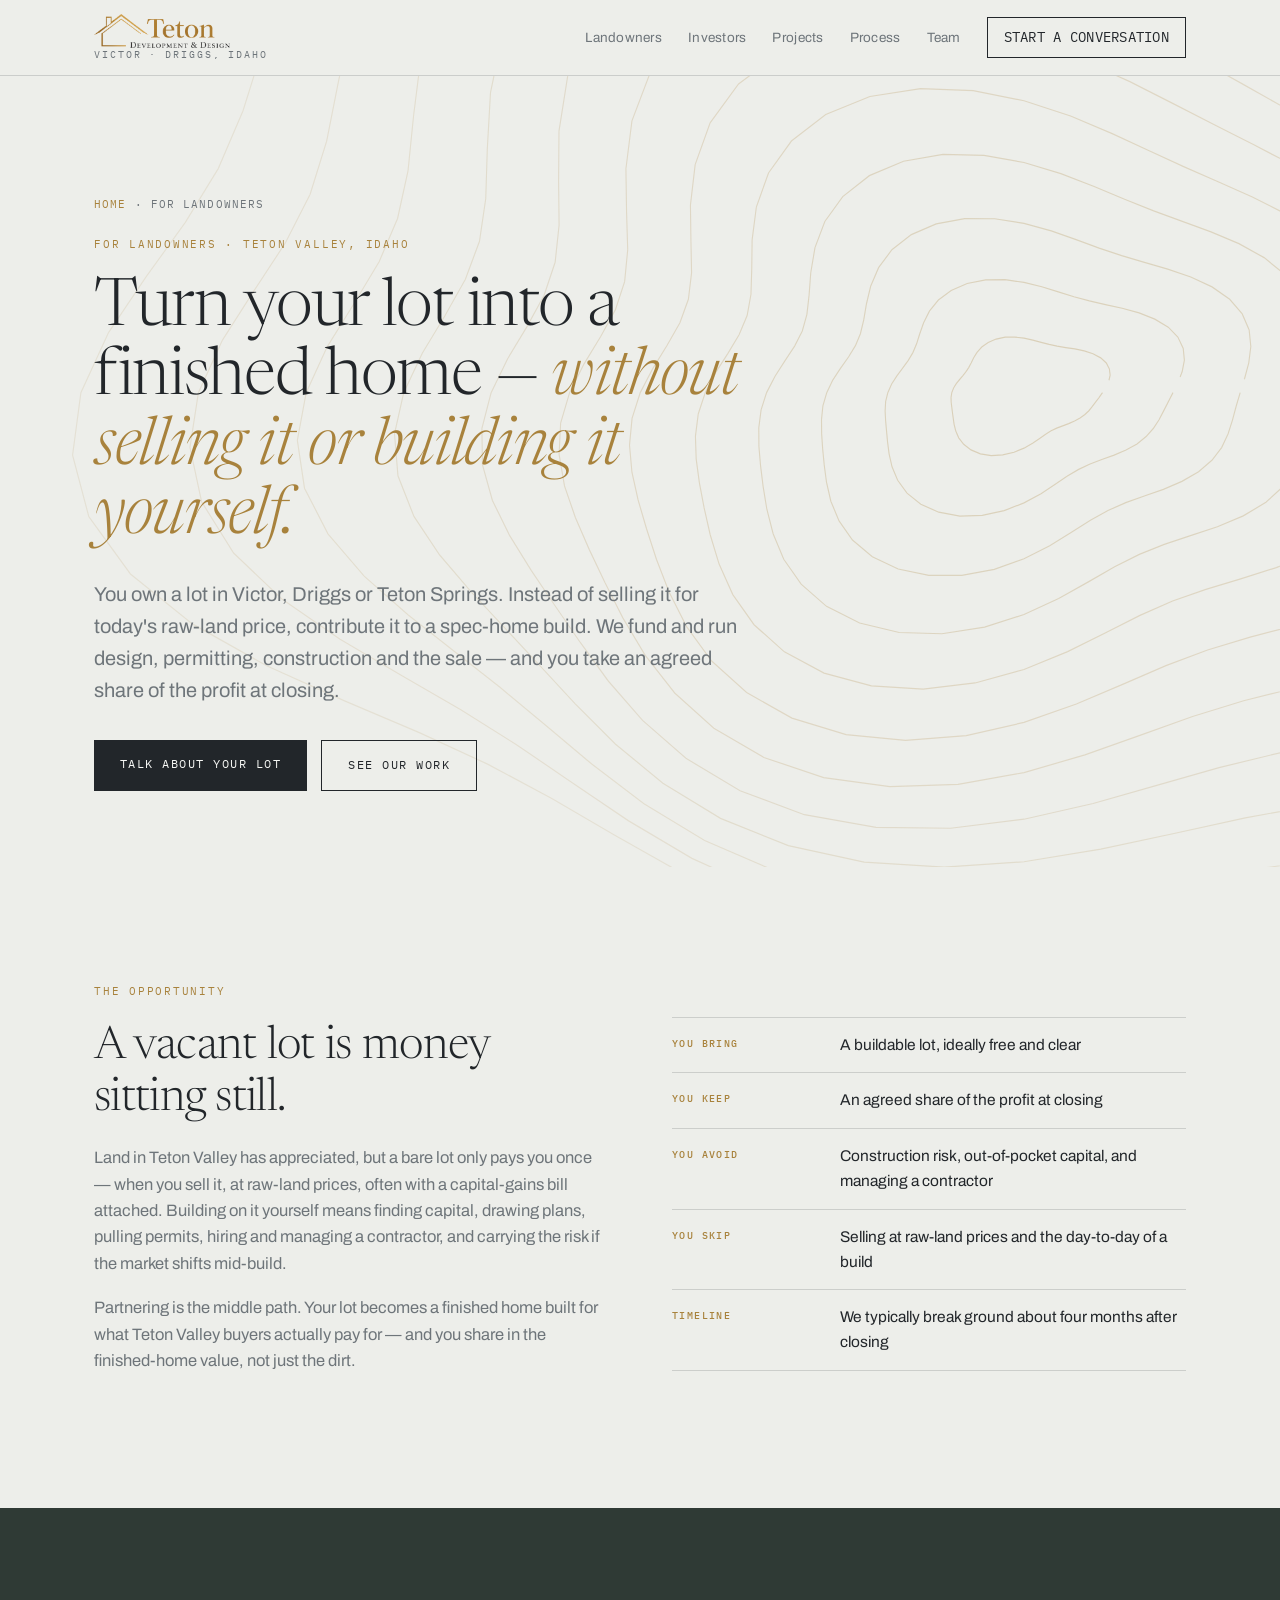
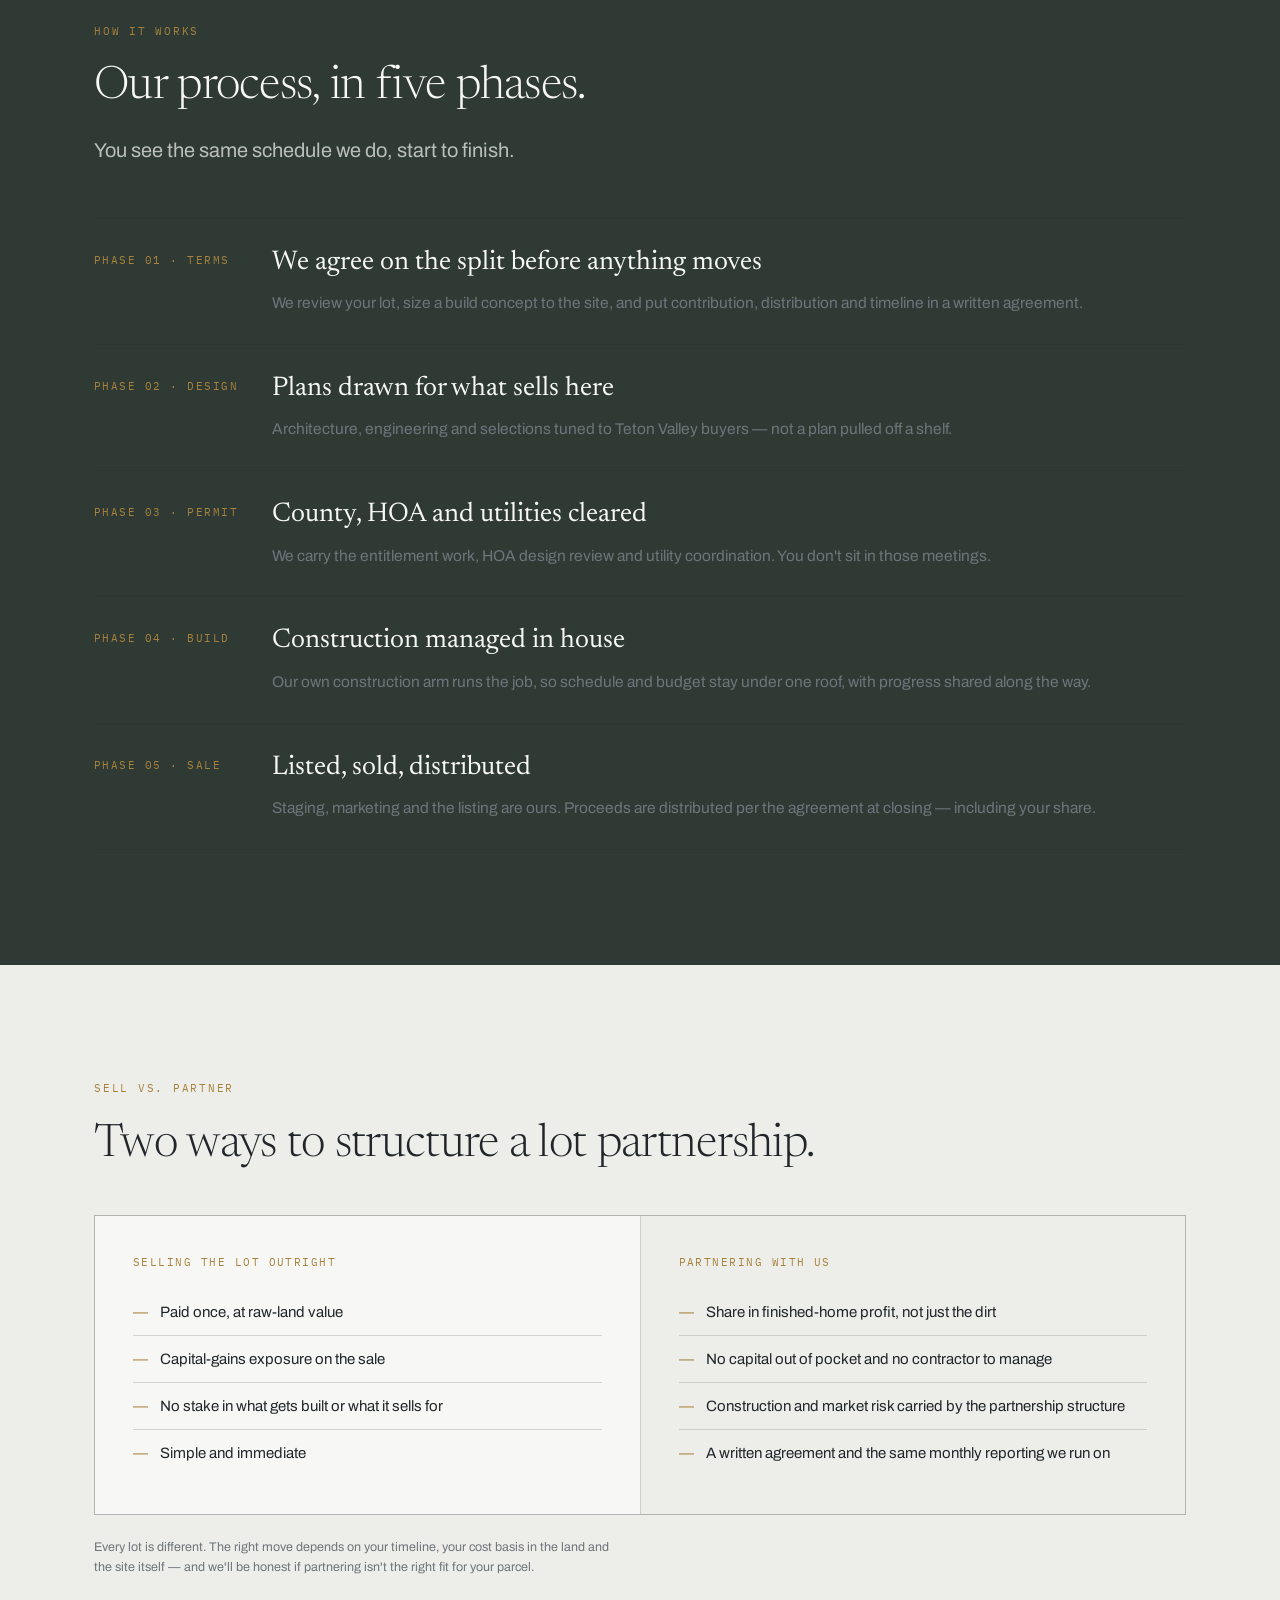
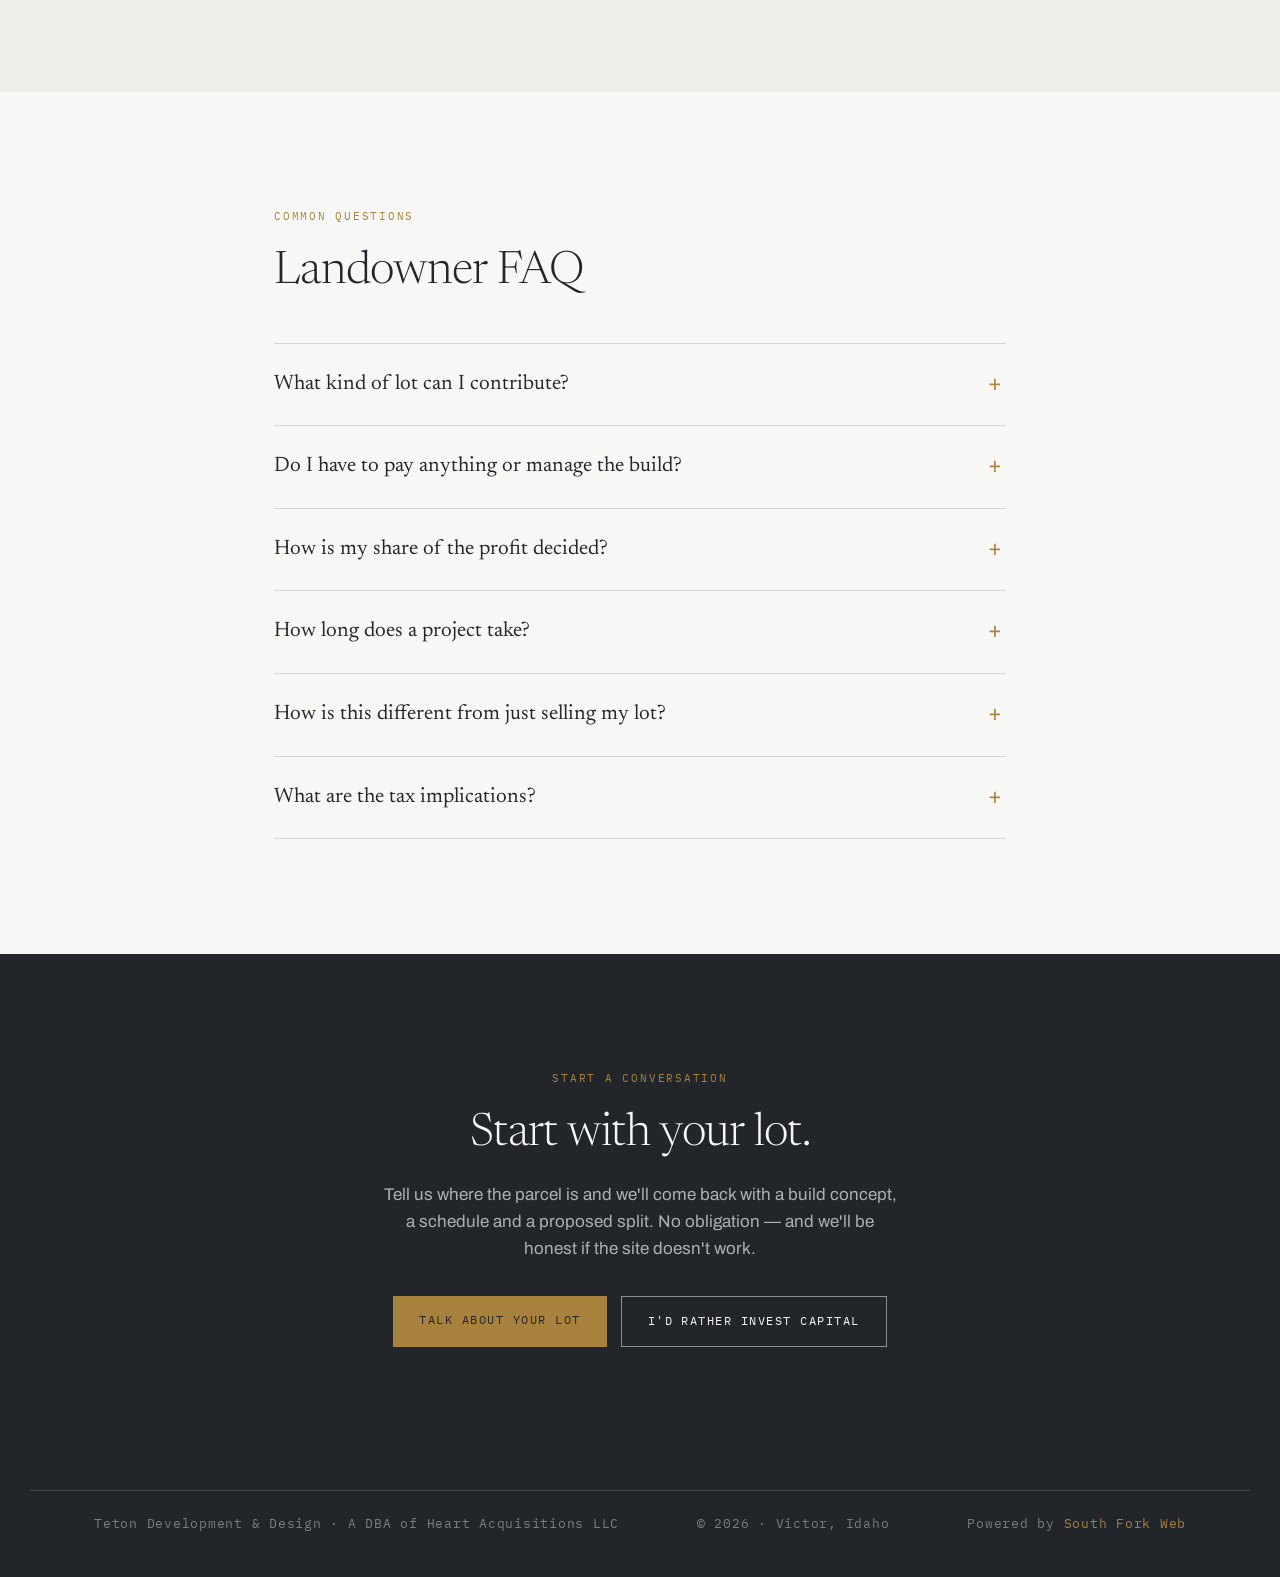
<file: landowners.html>
<!DOCTYPE html>
<html lang="en">
<head>
<meta charset="utf-8">
<meta name="viewport" content="width=device-width, initial-scale=1">
<title>Partner Your Teton Valley Lot — For Landowners | Teton Development &amp; Design</title>
<meta name="description" content="Own a lot in Victor, Driggs or Teton Springs? Contribute it to a spec-home build instead of selling — no capital out of pocket, no contractor to manage, and a share of the profit at closing.">
<link rel="canonical" href="https://www.tetondd.com/landowners">
<meta name="theme-color" content="#22262A">
<meta name="robots" content="index,follow">
<meta property="og:site_name" content="Teton Development &amp; Design">
<meta property="og:title" content="For Landowners — Partner Your Teton Valley Lot">
<meta property="og:description" content="Contribute your Victor, Driggs or Teton Springs lot to a finished spec home instead of selling — no capital, no contractor, a share of the profit at closing.">
<meta property="og:type" content="website">
<meta property="og:url" content="https://www.tetondd.com/landowners">
<meta property="og:image" content="https://www.tetondd.com/og.png">
<meta property="og:image:width" content="1200">
<meta property="og:image:height" content="630">
<meta name="twitter:card" content="summary_large_image">
<meta name="twitter:title" content="For Landowners — Partner Your Teton Valley Lot">
<meta name="twitter:description" content="Contribute your lot to a finished spec home instead of selling — a share of the profit at closing.">
<meta name="twitter:image" content="https://www.tetondd.com/og.png">
<link rel="icon" href="/favicon.ico" sizes="any">
<link rel="icon" type="image/png" sizes="32x32" href="/favicon-32.png">
<link rel="icon" type="image/png" sizes="512x512" href="/favicon.png">
<link rel="apple-touch-icon" href="/apple-touch-icon.png">
<script type="application/ld+json">
{
  "@context":"https://schema.org",
  "@graph":[
    {"@type":"WebPage","@id":"https://www.tetondd.com/landowners","url":"https://www.tetondd.com/landowners","name":"For Landowners — Partner Your Teton Valley Lot","isPartOf":{"@type":"WebSite","name":"Teton Development & Design","url":"https://www.tetondd.com"},"about":{"@type":"GeneralContractor","name":"Teton Development & Design"}},
    {"@type":"BreadcrumbList","itemListElement":[
      {"@type":"ListItem","position":1,"name":"Home","item":"https://www.tetondd.com/"},
      {"@type":"ListItem","position":2,"name":"For Landowners","item":"https://www.tetondd.com/landowners"}]},
    {"@type":"FAQPage","mainEntity":[
      {"@type":"Question","name":"What kind of lot can I contribute?","acceptedAnswer":{"@type":"Answer","text":"A buildable residential lot, ideally free and clear, in Victor, Driggs, Teton Springs or the surrounding Teton Valley. We review each site for zoning, utilities, HOA rules and what will actually sell there before we agree on terms."}},
      {"@type":"Question","name":"Do I have to pay anything or manage the build?","acceptedAnswer":{"@type":"Answer","text":"No. You contribute the lot; we fund and run design, permitting, construction and the sale. You don't write a check or manage a contractor."}},
      {"@type":"Question","name":"How is my share of the profit decided?","acceptedAnswer":{"@type":"Answer","text":"It's agreed in writing up front, based on your lot's contributed value relative to the total project. You keep an agreed share of the profit, distributed at closing."}},
      {"@type":"Question","name":"How long does a project take?","acceptedAnswer":{"@type":"Answer","text":"We typically break ground about four months after closing on terms, then build and sell. Exact timelines depend on design, permitting and the season."}},
      {"@type":"Question","name":"How is this different from just selling my lot?","acceptedAnswer":{"@type":"Answer","text":"Selling gives you today's raw-land price and can trigger capital gains. Partnering turns the lot into a finished home and gives you a share of the finished-home profit — without construction risk or out-of-pocket cost."}},
      {"@type":"Question","name":"What are the tax implications?","acceptedAnswer":{"@type":"Answer","text":"Contributing a lot to a build is structured differently from an outright sale and can change the timing and character of any gain. We're not tax advisors — talk to your CPA — but we're glad to walk your advisor through how the partnership is structured."}}
    ]}
  ]
}
</script>
<link rel="preconnect" href="https://fonts.googleapis.com">
<link rel="preconnect" href="https://fonts.gstatic.com" crossorigin>
<link href="https://fonts.googleapis.com/css2?family=Newsreader:ital,opsz,wght@0,6..72,300;0,6..72,400;1,6..72,300;1,6..72,400&family=Archivo:wght@400;500;600&family=IBM+Plex+Mono:wght@400;500&display=swap" rel="stylesheet">
<link rel="stylesheet" href="/css/tdd.css">
</head>
<body>

<nav class="tdd-nav">
  <div class="tdd-nav__in">
    <a class="tdd-mark" href="/" aria-label="Teton Development &amp; Design — home"><img class="tdd-logo" src="/img/logo.png" alt="Teton Development &amp; Design" width="440" height="110"><span>Victor · Driggs, Idaho</span></a>
    <button class="tdd-navtoggle" type="button" aria-label="Menu" aria-expanded="false" aria-controls="tdd-menu"><span></span><span></span><span></span></button>
    <div class="tdd-nav__links" id="tdd-menu">
      <a href="/landowners">Landowners</a>
      <a href="/investors">Investors</a>
      <a href="/projects">Projects</a>
      <a href="/#process">Process</a>
      <a href="/#team">Team</a>
      <a class="tdd-nav__cta" href="/#contact">Start a conversation</a>
    </div>
  </div>
</nav>

<header class="tdd-phero">
  <svg id="contour" aria-hidden="true" preserveAspectRatio="none"></svg>
  <div class="tdd-wrap tdd-phero__in">
    <p class="tdd-crumb"><a href="/">Home</a> · For Landowners</p>
    <p class="tdd-eyebrow">For Landowners · Teton Valley, Idaho</p>
    <h1 class="tdd-h1">Turn your lot into a finished home — <em>without selling it or building it yourself.</em></h1>
    <p class="tdd-lede">You own a lot in Victor, Driggs or Teton Springs. Instead of selling it for today's raw-land price, contribute it to a spec-home build. We fund and run design, permitting, construction and the sale — and you take an agreed share of the profit at closing.</p>
    <div class="tdd-actions">
      <a class="tdd-btn tdd-btn--solid" href="/#contact">Talk about your lot</a>
      <a class="tdd-btn tdd-btn--ghost" href="/projects">See our work</a>
    </div>
  </div>
</header>

<section class="tdd-band">
  <div class="tdd-wrap tdd-cols">
    <div class="r">
      <p class="tdd-eyebrow">The opportunity</p>
      <h2 class="tdd-h2">A vacant lot is money sitting still.</h2>
      <p class="tdd-p tdd-p--slate">Land in Teton Valley has appreciated, but a bare lot only pays you once — when you sell it, at raw-land prices, often with a capital-gains bill attached. Building on it yourself means finding capital, drawing plans, pulling permits, hiring and managing a contractor, and carrying the risk if the market shifts mid-build.</p>
      <p class="tdd-p tdd-p--slate">Partnering is the middle path. Your lot becomes a finished home built for what Teton Valley buyers actually pay for — and you share in the finished-home value, not just the dirt.</p>
    </div>
    <div class="r">
      <ul class="tdd-terms">
        <li><b>You bring</b><span>A buildable lot, ideally free and clear</span></li>
        <li><b>You keep</b><span>An agreed share of the profit at closing</span></li>
        <li><b>You avoid</b><span>Construction risk, out-of-pocket capital, and managing a contractor</span></li>
        <li><b>You skip</b><span>Selling at raw-land prices and the day-to-day of a build</span></li>
        <li><b>Timeline</b><span>We typically break ground about four months after closing</span></li>
      </ul>
    </div>
  </div>
</section>

<section class="tdd-band tdd-dark">
  <div class="tdd-wrap">
    <p class="tdd-eyebrow r">How it works</p>
    <h2 class="tdd-h2 r">Our process, in five phases.</h2>
    <p class="tdd-lede r">You see the same schedule we do, start to finish.</p>
    <div class="tdd-steps r">
      <div class="tdd-step"><div class="tdd-step__n">Phase 01 · Terms</div><div><h3 class="tdd-h3">We agree on the split before anything moves</h3><p class="tdd-step__d">We review your lot, size a build concept to the site, and put contribution, distribution and timeline in a written agreement.</p></div></div>
      <div class="tdd-step"><div class="tdd-step__n">Phase 02 · Design</div><div><h3 class="tdd-h3">Plans drawn for what sells here</h3><p class="tdd-step__d">Architecture, engineering and selections tuned to Teton Valley buyers — not a plan pulled off a shelf.</p></div></div>
      <div class="tdd-step"><div class="tdd-step__n">Phase 03 · Permit</div><div><h3 class="tdd-h3">County, HOA and utilities cleared</h3><p class="tdd-step__d">We carry the entitlement work, HOA design review and utility coordination. You don't sit in those meetings.</p></div></div>
      <div class="tdd-step"><div class="tdd-step__n">Phase 04 · Build</div><div><h3 class="tdd-h3">Construction managed in house</h3><p class="tdd-step__d">Our own construction arm runs the job, so schedule and budget stay under one roof, with progress shared along the way.</p></div></div>
      <div class="tdd-step"><div class="tdd-step__n">Phase 05 · Sale</div><div><h3 class="tdd-h3">Listed, sold, distributed</h3><p class="tdd-step__d">Staging, marketing and the listing are ours. Proceeds are distributed per the agreement at closing — including your share.</p></div></div>
    </div>
  </div>
</section>

<section class="tdd-band">
  <div class="tdd-wrap">
    <p class="tdd-eyebrow r">Sell vs. partner</p>
    <h2 class="tdd-h2 r">Two ways to structure a lot partnership.</h2>
    <div class="tdd-compare r">
      <div class="tdd-compare__col">
        <p class="tdd-compare__h">Selling the lot outright</p>
        <ul>
          <li>Paid once, at raw-land value</li>
          <li>Capital-gains exposure on the sale</li>
          <li>No stake in what gets built or what it sells for</li>
          <li>Simple and immediate</li>
        </ul>
      </div>
      <div class="tdd-compare__col tdd-compare__col--hi">
        <p class="tdd-compare__h">Partnering with us</p>
        <ul>
          <li>Share in finished-home profit, not just the dirt</li>
          <li>No capital out of pocket and no contractor to manage</li>
          <li>Construction and market risk carried by the partnership structure</li>
          <li>A written agreement and the same monthly reporting we run on</li>
        </ul>
      </div>
    </div>
    <p class="tdd-note">Every lot is different. The right move depends on your timeline, your cost basis in the land and the site itself — and we'll be honest if partnering isn't the right fit for your parcel.</p>
  </div>
</section>

<section class="tdd-band tdd-paper">
  <div class="tdd-wrap tdd-wrap--narrow">
    <p class="tdd-eyebrow r">Common questions</p>
    <h2 class="tdd-h2 r">Landowner FAQ</h2>
    <div class="tdd-faq r">
      <details><summary>What kind of lot can I contribute?</summary><p class="tdd-faq__a">A buildable residential lot, ideally free and clear, in Victor, Driggs, Teton Springs or the surrounding Teton Valley. We review each site for zoning, utilities, HOA rules and what will actually sell there before we agree on terms.</p></details>
      <details><summary>Do I have to pay anything or manage the build?</summary><p class="tdd-faq__a">No. You contribute the lot; we fund and run design, permitting, construction and the sale. You don't write a check or manage a contractor.</p></details>
      <details><summary>How is my share of the profit decided?</summary><p class="tdd-faq__a">It's agreed in writing up front, based on your lot's contributed value relative to the total project. You keep an agreed share of the profit, distributed at closing.</p></details>
      <details><summary>How long does a project take?</summary><p class="tdd-faq__a">We typically break ground about four months after closing on terms, then build and sell. Exact timelines depend on design, permitting and the season.</p></details>
      <details><summary>How is this different from just selling my lot?</summary><p class="tdd-faq__a">Selling gives you today's raw-land price and can trigger capital gains. Partnering turns the lot into a finished home and gives you a share of the finished-home profit — without construction risk or out-of-pocket cost.</p></details>
      <details><summary>What are the tax implications?</summary><p class="tdd-faq__a">Contributing a lot to a build is structured differently from an outright sale and can change the timing and character of any gain. We're not tax advisors — talk to your CPA — but we're glad to walk your advisor through how the partnership is structured.</p></details>
    </div>
  </div>
</section>

<section class="tdd-band tdd-cta" id="start">
  <div class="tdd-wrap">
    <p class="tdd-eyebrow" style="color:var(--brass)">Start a conversation</p>
    <h2 class="tdd-h2">Start with your lot.</h2>
    <p class="tdd-cta__p">Tell us where the parcel is and we'll come back with a build concept, a schedule and a proposed split. No obligation — and we'll be honest if the site doesn't work.</p>
    <div class="tdd-actions">
      <a class="tdd-btn tdd-btn--solid" href="/#contact">Talk about your lot</a>
      <a class="tdd-btn tdd-btn--ghost" href="/investors">I'd rather invest capital</a>
    </div>
  </div>
</section>

<footer class="tdd-foot">
  <div class="tdd-foot__in">
    <div>Teton Development &amp; Design · A DBA of Heart Acquisitions LLC</div>
    <div>© <span id="yr"></span> · Victor, Idaho</div>
    <div>Powered by <a class="tdd-foot__link" href="https://southforkweb.com" target="_blank" rel="noopener">South Fork Web</a></div>
  </div>
</footer>

<script src="/js/tdd.js" defer></script>
</body>
</html>
</file>
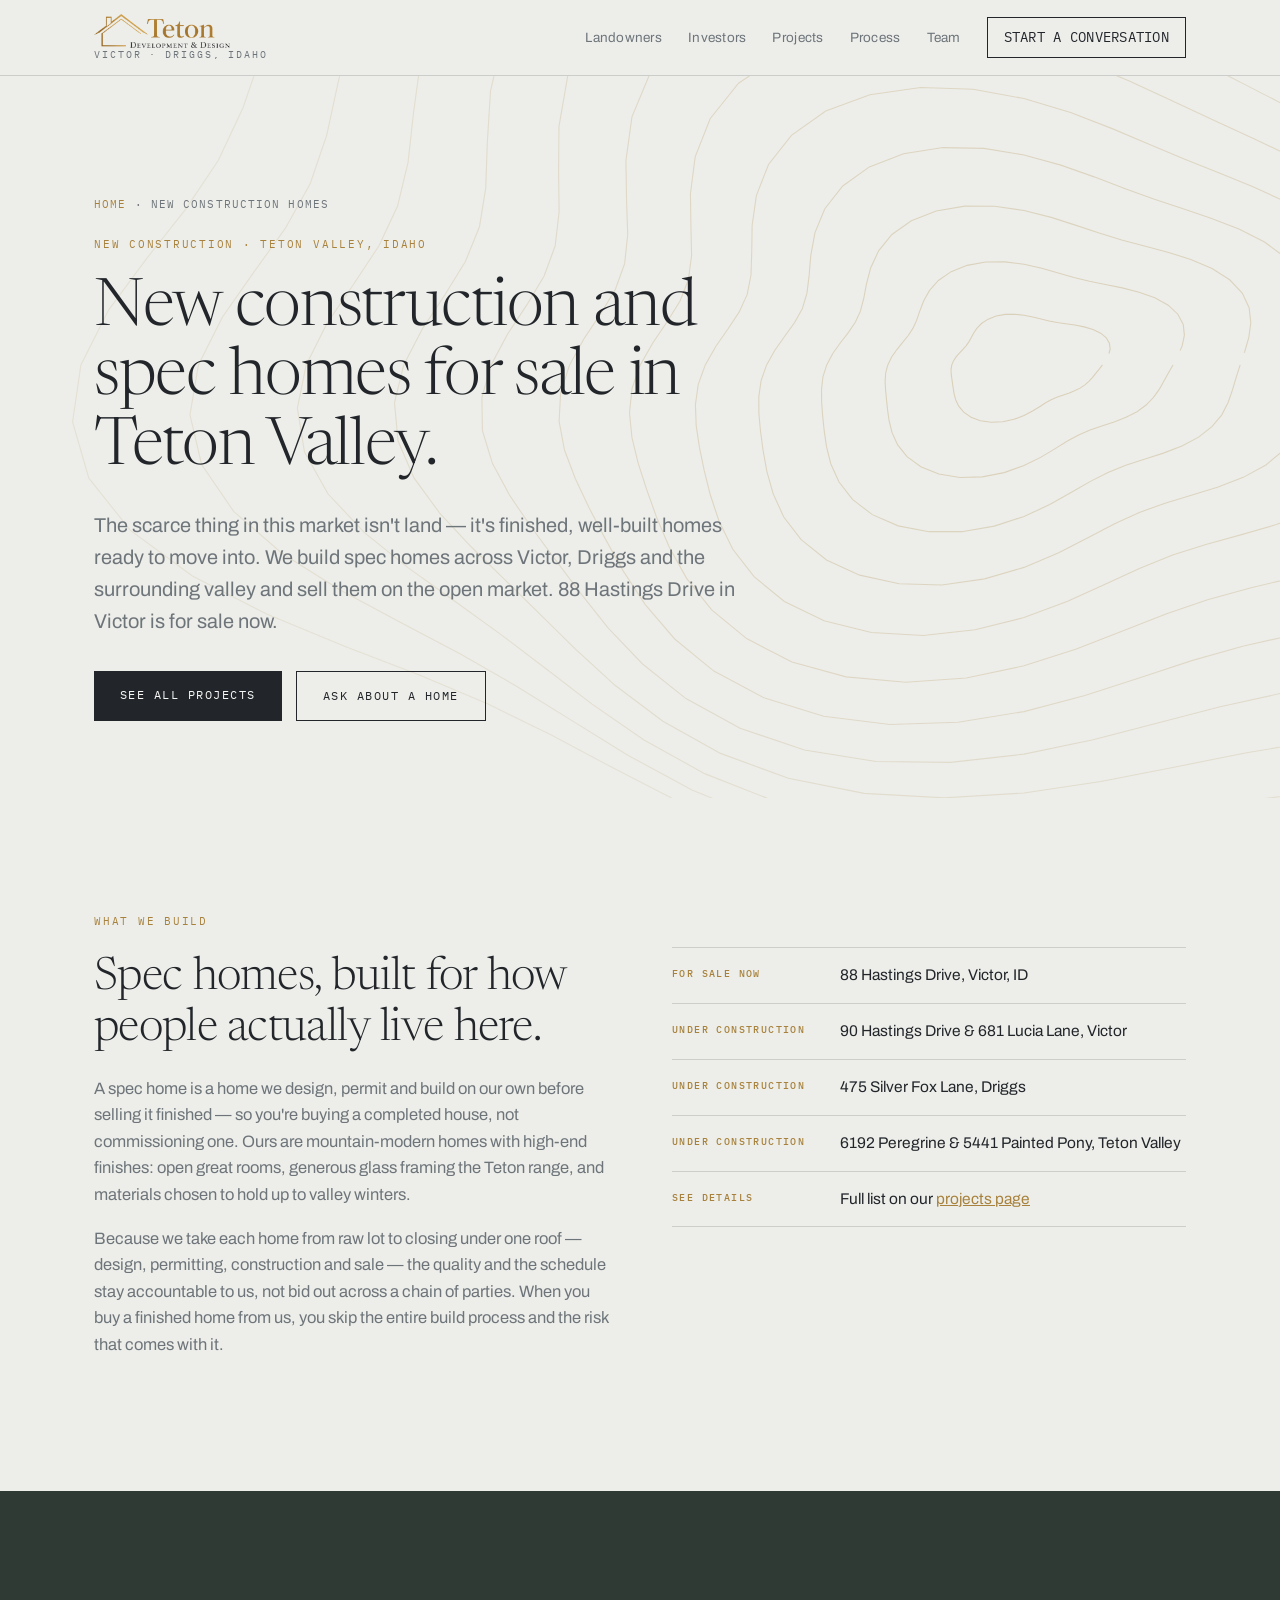
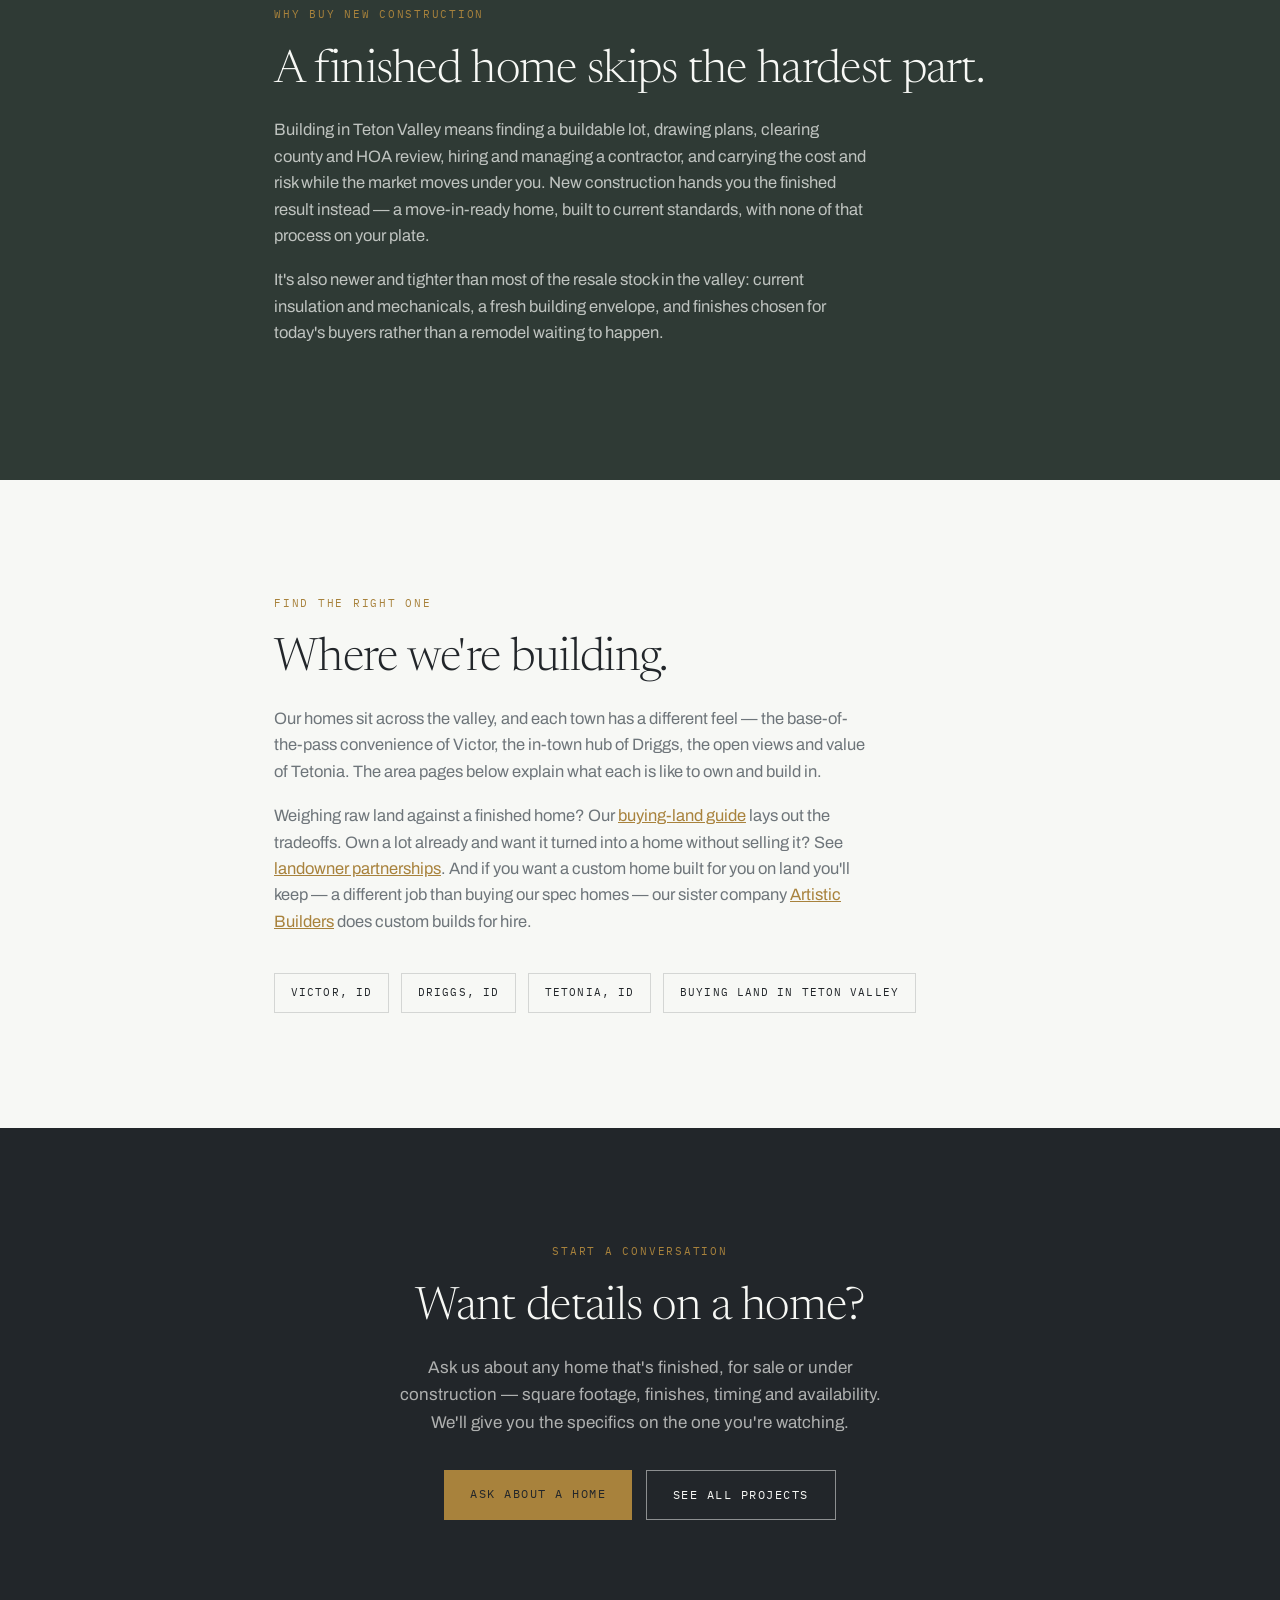
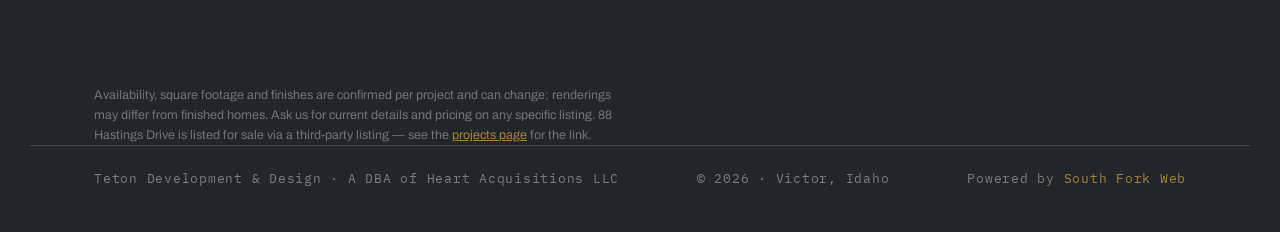
<file: new-construction-homes-teton-valley.html>
<!DOCTYPE html>
<html lang="en">
<head>
<meta charset="utf-8">
<meta name="viewport" content="width=device-width, initial-scale=1">
<title>New Construction &amp; Spec Homes for Sale in Teton Valley, Idaho | Teton Development &amp; Design</title>
<meta name="description" content="New construction and spec homes for sale in Teton Valley, Idaho — Victor, Driggs and beyond. See what Teton Development & Design has finished, for sale and underway.">
<link rel="canonical" href="https://www.tetondd.com/new-construction-homes-teton-valley">
<meta name="theme-color" content="#22262A">
<meta name="robots" content="index,follow">
<meta property="og:site_name" content="Teton Development &amp; Design">
<meta property="og:title" content="New Construction &amp; Spec Homes for Sale in Teton Valley, Idaho">
<meta property="og:description" content="New construction and spec homes across Teton Valley, Idaho — finished, for sale and under construction from Teton Development & Design.">
<meta property="og:type" content="website">
<meta property="og:url" content="https://www.tetondd.com/new-construction-homes-teton-valley">
<meta property="og:image" content="https://www.tetondd.com/og.png">
<meta property="og:image:width" content="1200">
<meta property="og:image:height" content="630">
<meta name="twitter:card" content="summary_large_image">
<meta name="twitter:title" content="New Construction &amp; Spec Homes in Teton Valley, Idaho">
<meta name="twitter:description" content="New construction and spec homes across Teton Valley, Idaho — finished, for sale and under construction.">
<meta name="twitter:image" content="https://www.tetondd.com/og.png">
<link rel="icon" href="/favicon.ico" sizes="any">
<link rel="icon" type="image/png" sizes="32x32" href="/favicon-32.png">
<link rel="icon" type="image/png" sizes="512x512" href="/favicon.png">
<link rel="apple-touch-icon" href="/apple-touch-icon.png">
<script type="application/ld+json">
{
  "@context":"https://schema.org",
  "@graph":[
    {"@type":"WebPage","@id":"https://www.tetondd.com/new-construction-homes-teton-valley","url":"https://www.tetondd.com/new-construction-homes-teton-valley","name":"New Construction &amp; Spec Homes for Sale in Teton Valley, Idaho","isPartOf":{"@type":"WebSite","name":"Teton Development & Design","url":"https://www.tetondd.com"},"about":{"@type":"GeneralContractor","name":"Teton Development & Design"}},
    {"@type":"BreadcrumbList","itemListElement":[
      {"@type":"ListItem","position":1,"name":"Home","item":"https://www.tetondd.com/"},
      {"@type":"ListItem","position":2,"name":"New Construction Homes","item":"https://www.tetondd.com/new-construction-homes-teton-valley"}]}
  ]
}
</script>
<link rel="preconnect" href="https://fonts.googleapis.com">
<link rel="preconnect" href="https://fonts.gstatic.com" crossorigin>
<link href="https://fonts.googleapis.com/css2?family=Newsreader:ital,opsz,wght@0,6..72,300;0,6..72,400;1,6..72,300;1,6..72,400&family=Archivo:wght@400;500;600&family=IBM+Plex+Mono:wght@400;500&display=swap" rel="stylesheet">
<link rel="stylesheet" href="/css/tdd.css">
</head>
<body>

<nav class="tdd-nav">
  <div class="tdd-nav__in">
    <a class="tdd-mark" href="/" aria-label="Teton Development &amp; Design — home"><img class="tdd-logo" src="/img/logo.png" alt="Teton Development &amp; Design" width="440" height="110"><span>Victor · Driggs, Idaho</span></a>
    <button class="tdd-navtoggle" type="button" aria-label="Menu" aria-expanded="false" aria-controls="tdd-menu"><span></span><span></span><span></span></button>
    <div class="tdd-nav__links" id="tdd-menu">
      <a href="/landowners">Landowners</a>
      <a href="/investors">Investors</a>
      <a href="/projects">Projects</a>
      <a href="/#process">Process</a>
      <a href="/#team">Team</a>
      <a class="tdd-nav__cta" href="/#contact">Start a conversation</a>
    </div>
  </div>
</nav>

<header class="tdd-phero">
  <svg id="contour" aria-hidden="true" preserveAspectRatio="none"></svg>
  <div class="tdd-wrap tdd-phero__in">
    <p class="tdd-crumb"><a href="/">Home</a> · New Construction Homes</p>
    <p class="tdd-eyebrow">New construction · Teton Valley, Idaho</p>
    <h1 class="tdd-h1">New construction and spec homes for sale in Teton Valley.</h1>
    <p class="tdd-lede">The scarce thing in this market isn't land — it's finished, well-built homes ready to move into. We build spec homes across Victor, Driggs and the surrounding valley and sell them on the open market. 88 Hastings Drive in Victor is for sale now.</p>
    <div class="tdd-actions">
      <a class="tdd-btn tdd-btn--solid" href="/projects">See all projects</a>
      <a class="tdd-btn tdd-btn--ghost" href="/#contact">Ask about a home</a>
    </div>
  </div>
</header>

<section class="tdd-band">
  <div class="tdd-wrap tdd-cols">
    <div class="r">
      <p class="tdd-eyebrow">What we build</p>
      <h2 class="tdd-h2">Spec homes, built for how people actually live here.</h2>
      <p class="tdd-p tdd-p--slate">A spec home is a home we design, permit and build on our own before selling it finished — so you're buying a completed house, not commissioning one. Ours are mountain-modern homes with high-end finishes: open great rooms, generous glass framing the Teton range, and materials chosen to hold up to valley winters.</p>
      <p class="tdd-p tdd-p--slate">Because we take each home from raw lot to closing under one roof — design, permitting, construction and sale — the quality and the schedule stay accountable to us, not bid out across a chain of parties. When you buy a finished home from us, you skip the entire build process and the risk that comes with it.</p>
    </div>
    <div class="r">
      <ul class="tdd-terms">
        <li><b>For sale now</b><span>88 Hastings Drive, Victor, ID</span></li>
        <li><b>Under construction</b><span>90 Hastings Drive &amp; 681 Lucia Lane, Victor</span></li>
        <li><b>Under construction</b><span>475 Silver Fox Lane, Driggs</span></li>
        <li><b>Under construction</b><span>6192 Peregrine &amp; 5441 Painted Pony, Teton Valley</span></li>
        <li><b>See details</b><span>Full list on our <a href="/projects" style="color:var(--brass)">projects page</a></span></li>
      </ul>
    </div>
  </div>
</section>

<section class="tdd-band tdd-dark">
  <div class="tdd-wrap tdd-wrap--narrow">
    <p class="tdd-eyebrow r">Why buy new construction</p>
    <h2 class="tdd-h2 r">A finished home skips the hardest part.</h2>
    <p class="tdd-p r" style="color:rgba(247,248,245,.72)">Building in Teton Valley means finding a buildable lot, drawing plans, clearing county and HOA review, hiring and managing a contractor, and carrying the cost and risk while the market moves under you. New construction hands you the finished result instead — a move-in-ready home, built to current standards, with none of that process on your plate.</p>
    <p class="tdd-p r" style="color:rgba(247,248,245,.72)">It's also newer and tighter than most of the resale stock in the valley: current insulation and mechanicals, a fresh building envelope, and finishes chosen for today's buyers rather than a remodel waiting to happen.</p>
  </div>
</section>

<section class="tdd-band tdd-paper">
  <div class="tdd-wrap tdd-wrap--narrow">
    <p class="tdd-eyebrow r">Find the right one</p>
    <h2 class="tdd-h2 r">Where we're building.</h2>
    <p class="tdd-p tdd-p--slate r">Our homes sit across the valley, and each town has a different feel — the base-of-the-pass convenience of Victor, the in-town hub of Driggs, the open views and value of Tetonia. The area pages below explain what each is like to own and build in.</p>
    <p class="tdd-p tdd-p--slate r">Weighing raw land against a finished home? Our <a href="/buying-land-teton-valley" style="color:var(--brass)">buying-land guide</a> lays out the tradeoffs. Own a lot already and want it turned into a home without selling it? See <a href="/landowners" style="color:var(--brass)">landowner partnerships</a>. And if you want a custom home built for you on land you'll keep — a different job than buying our spec homes — our sister company <a href="https://artistic-builders.com" target="_blank" rel="noopener" style="color:var(--brass)">Artistic Builders</a> does custom builds for hire.</p>
    <div class="tdd-arealinks r">
      <a href="/victor-idaho">Victor, ID</a>
      <a href="/driggs-idaho">Driggs, ID</a>
      <a href="/tetonia-idaho">Tetonia, ID</a>
      <a href="/buying-land-teton-valley">Buying land in Teton Valley</a>
    </div>
  </div>
</section>

<section class="tdd-band tdd-cta" id="start">
  <div class="tdd-wrap">
    <p class="tdd-eyebrow" style="color:var(--brass)">Start a conversation</p>
    <h2 class="tdd-h2">Want details on a home?</h2>
    <p class="tdd-cta__p">Ask us about any home that's finished, for sale or under construction — square footage, finishes, timing and availability. We'll give you the specifics on the one you're watching.</p>
    <div class="tdd-actions">
      <a class="tdd-btn tdd-btn--solid" href="/#contact">Ask about a home</a>
      <a class="tdd-btn tdd-btn--ghost" href="/projects">See all projects</a>
    </div>
  </div>
</section>

<footer class="tdd-foot">
  <div class="tdd-wrap">
    <p class="tdd-note">Availability, square footage and finishes are confirmed per project and can change; renderings may differ from finished homes. Ask us for current details and pricing on any specific listing. 88 Hastings Drive is listed for sale via a third-party listing — see the <a href="/projects" style="color:var(--brass)">projects page</a> for the link.</p>
  </div>
  <div class="tdd-foot__in">
    <div>Teton Development &amp; Design · A DBA of Heart Acquisitions LLC</div>
    <div>© <span id="yr"></span> · Victor, Idaho</div>
    <div>Powered by <a class="tdd-foot__link" href="https://southforkweb.com" target="_blank" rel="noopener">South Fork Web</a></div>
  </div>
</footer>

<script src="/js/tdd.js" defer></script>
</body>
</html>
</file>
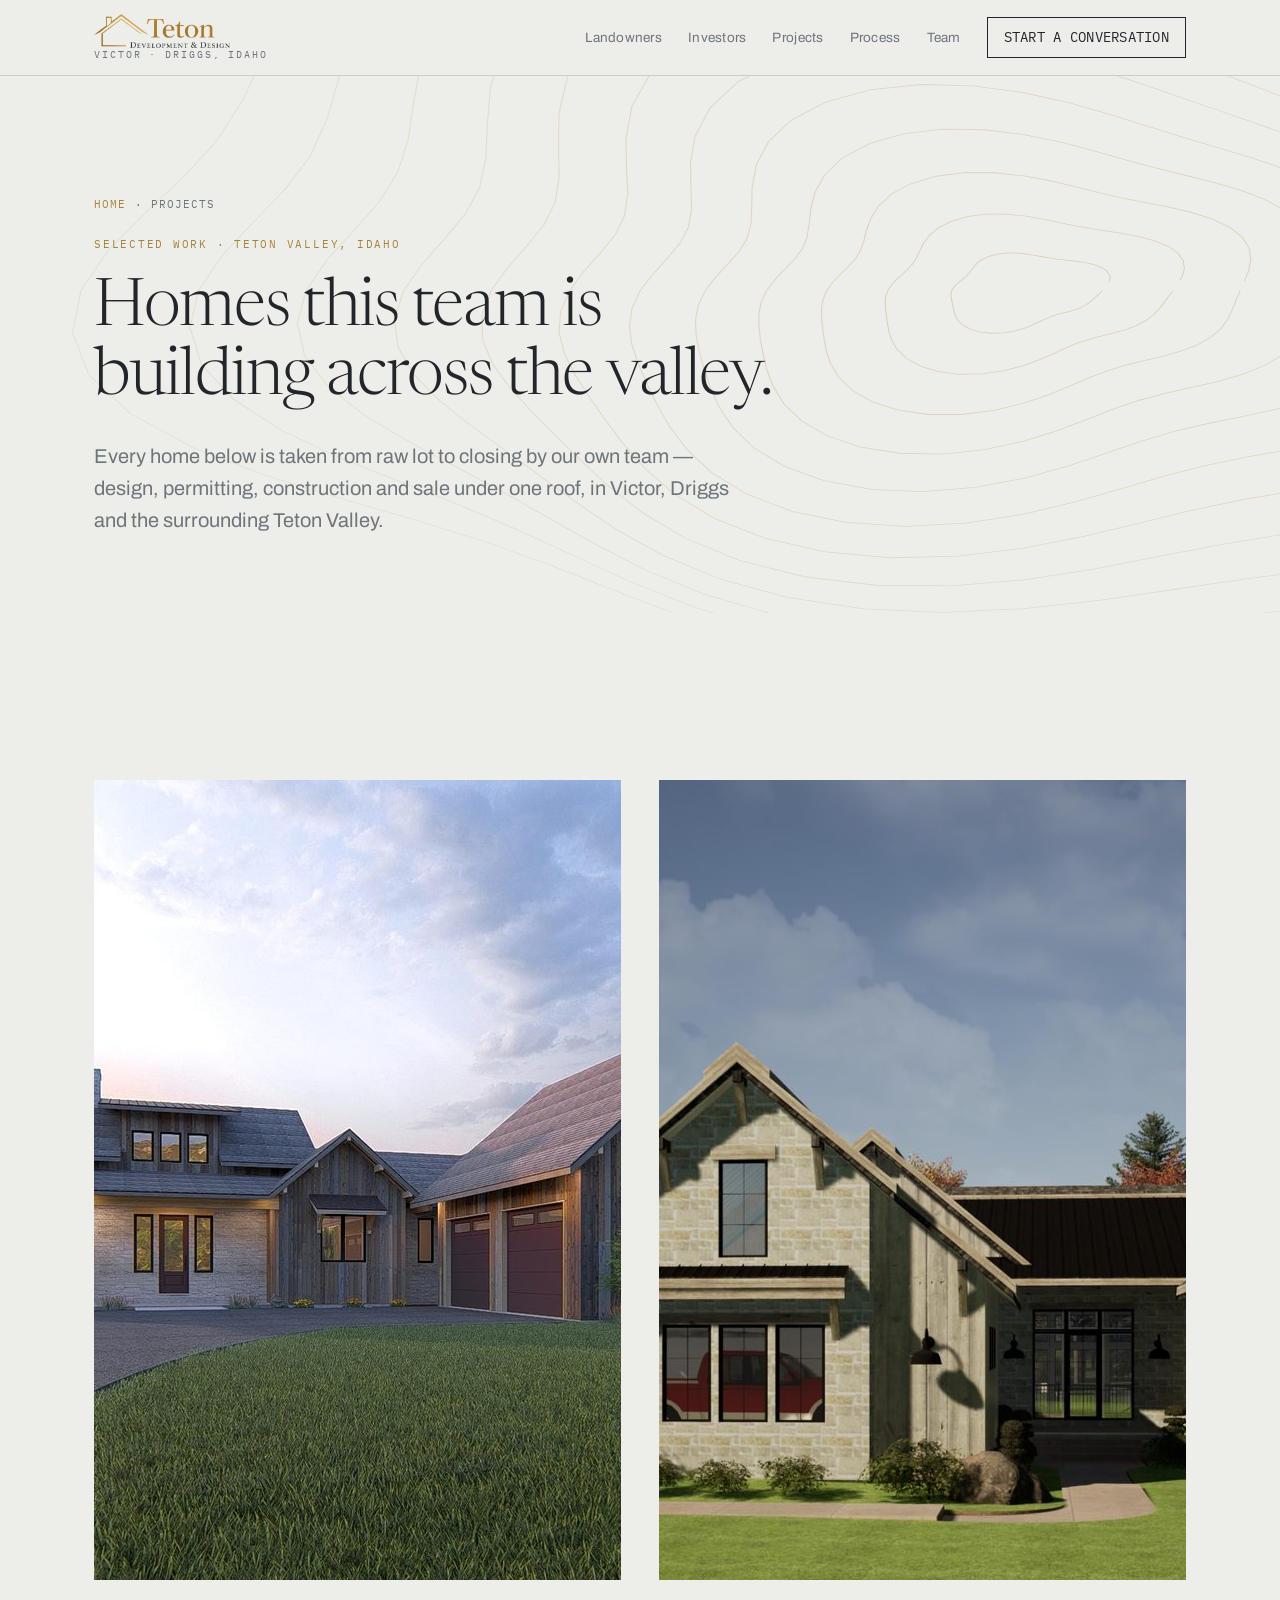
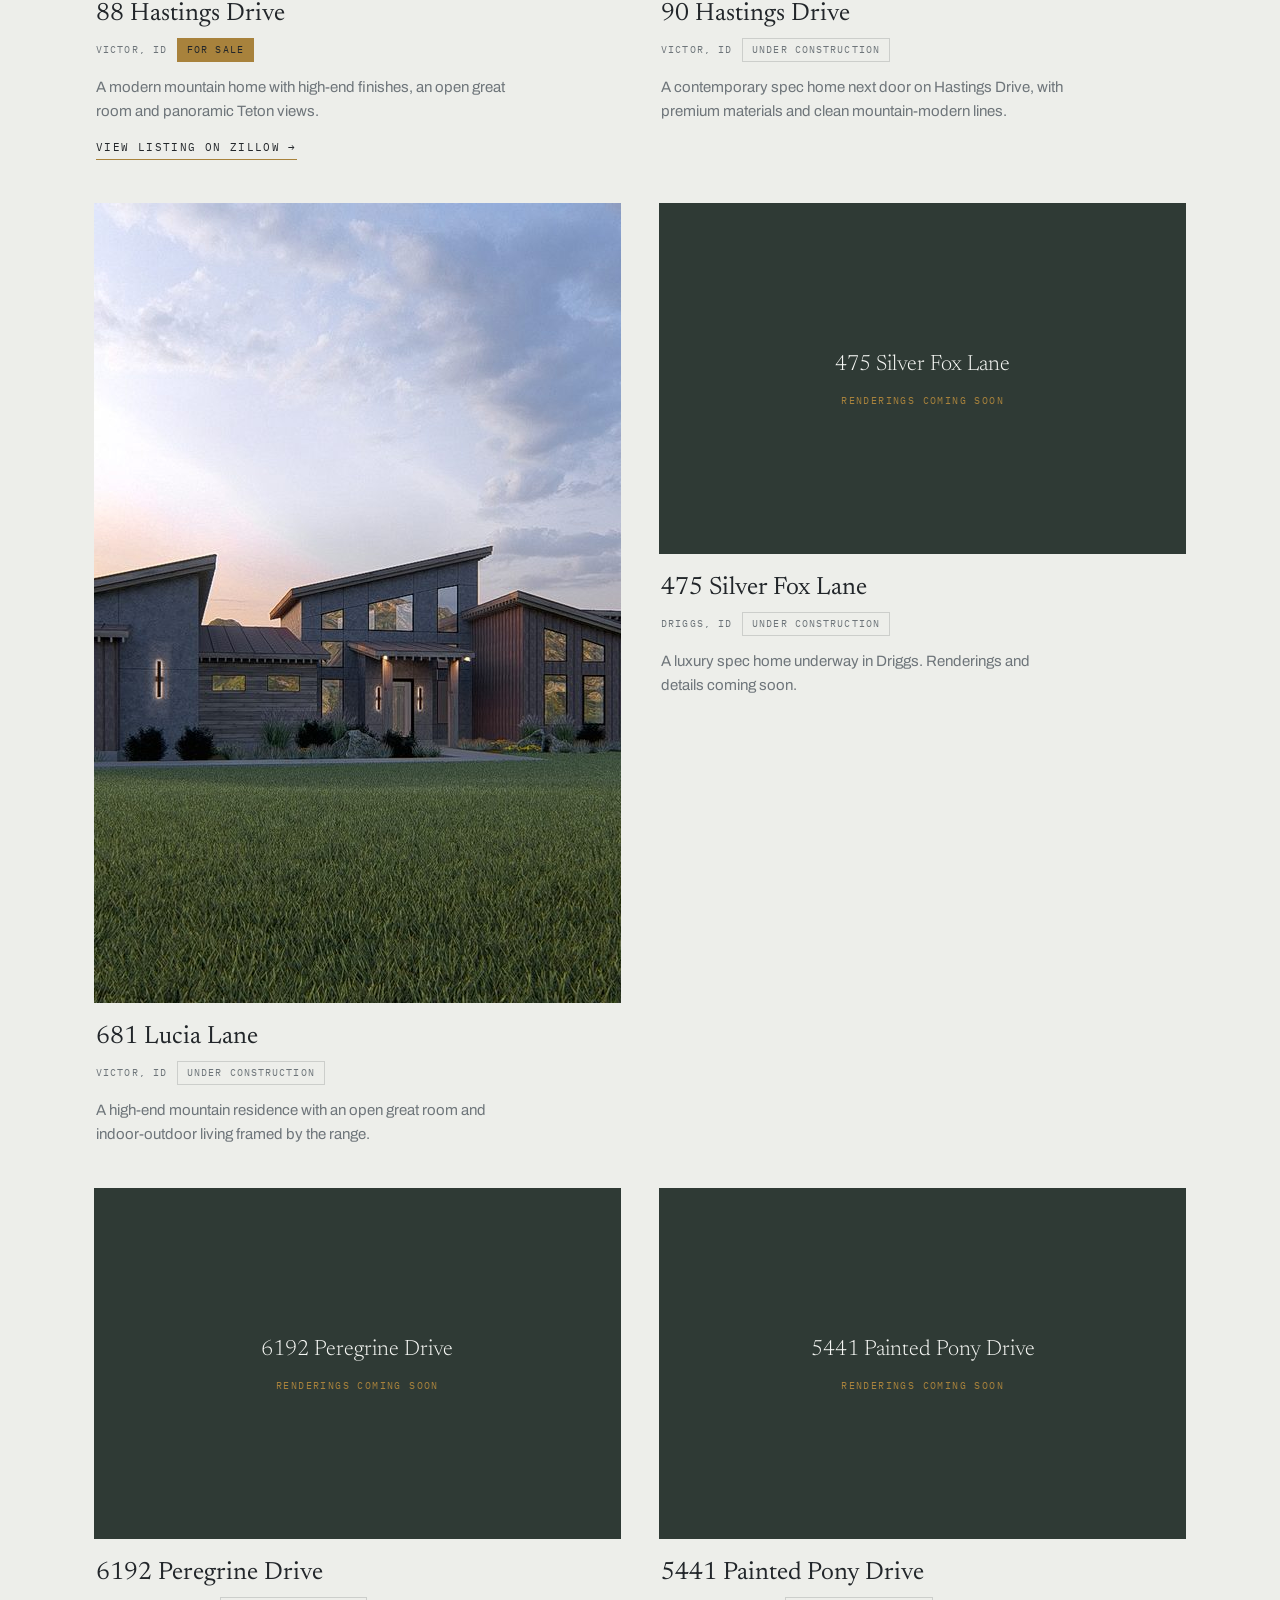
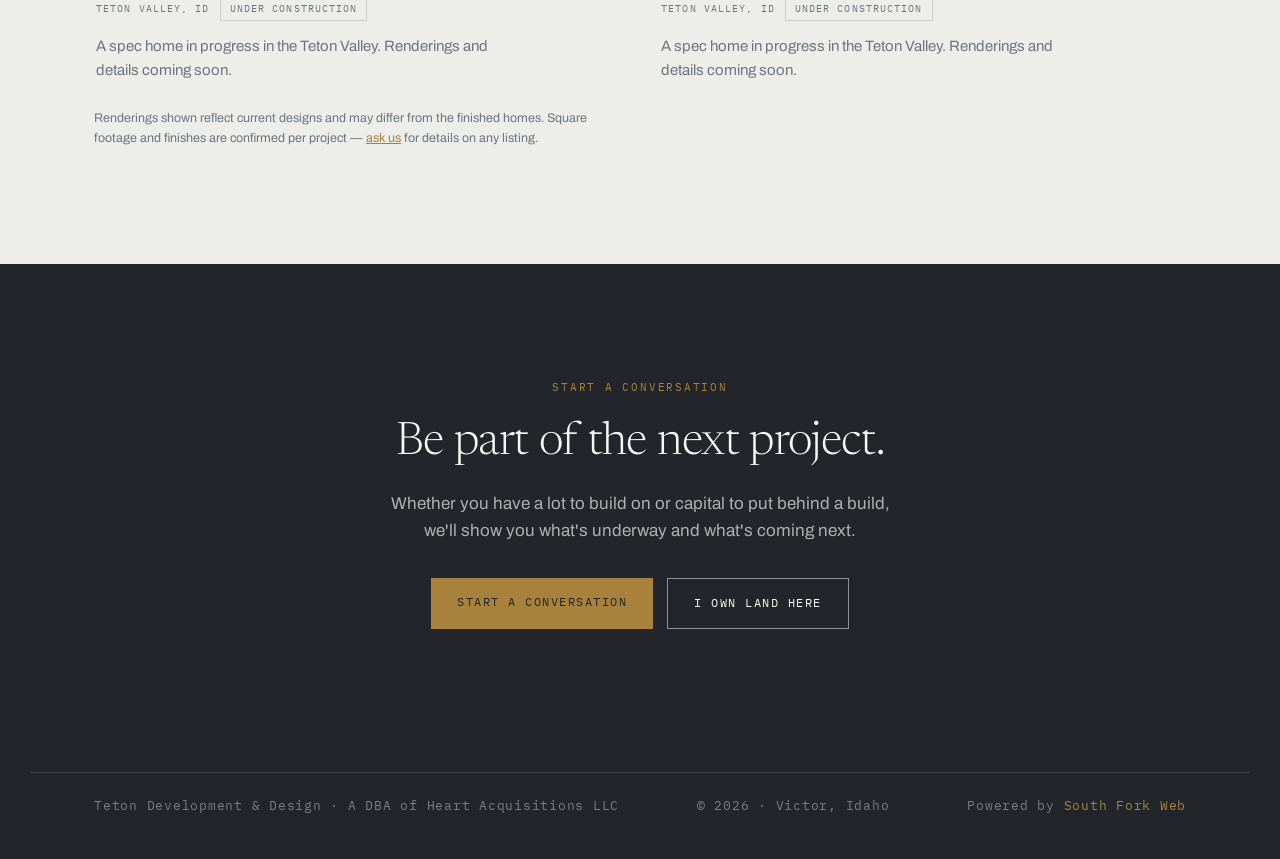
<file: projects.html>
<!DOCTYPE html>
<html lang="en">
<head>
<meta charset="utf-8">
<meta name="viewport" content="width=device-width, initial-scale=1">
<title>Projects — Spec Homes in Teton Valley, Idaho | Teton Development &amp; Design</title>
<meta name="description" content="Current spec-home builds by Teton Development & Design across Victor, Driggs and Teton Valley, Idaho — from 88 and 90 Hastings Drive to 681 Lucia Lane and more.">
<link rel="canonical" href="https://www.tetondd.com/projects">
<meta name="theme-color" content="#22262A">
<meta name="robots" content="index,follow">
<meta property="og:site_name" content="Teton Development &amp; Design">
<meta property="og:title" content="Projects — Spec Homes in Teton Valley, Idaho">
<meta property="og:description" content="Current spec-home builds across Victor, Driggs and Teton Valley, Idaho.">
<meta property="og:type" content="website">
<meta property="og:url" content="https://www.tetondd.com/projects">
<meta property="og:image" content="https://www.tetondd.com/og.png">
<meta property="og:image:width" content="1200">
<meta property="og:image:height" content="630">
<meta name="twitter:card" content="summary_large_image">
<meta name="twitter:title" content="Projects — Spec Homes in Teton Valley, Idaho">
<meta name="twitter:description" content="Current spec-home builds across Victor, Driggs and Teton Valley, Idaho.">
<meta name="twitter:image" content="https://www.tetondd.com/og.png">
<link rel="icon" href="/favicon.ico" sizes="any">
<link rel="icon" type="image/png" sizes="32x32" href="/favicon-32.png">
<link rel="icon" type="image/png" sizes="512x512" href="/favicon.png">
<link rel="apple-touch-icon" href="/apple-touch-icon.png">
<script type="application/ld+json">
{
  "@context":"https://schema.org",
  "@graph":[
    {"@type":"CollectionPage","@id":"https://www.tetondd.com/projects","url":"https://www.tetondd.com/projects","name":"Projects — Teton Development & Design","isPartOf":{"@type":"WebSite","name":"Teton Development & Design","url":"https://www.tetondd.com"}},
    {"@type":"BreadcrumbList","itemListElement":[
      {"@type":"ListItem","position":1,"name":"Home","item":"https://www.tetondd.com/"},
      {"@type":"ListItem","position":2,"name":"Projects","item":"https://www.tetondd.com/projects"}]},
    {"@type":"ItemList","itemListElement":[
      {"@type":"ListItem","position":1,"name":"88 Hastings Drive, Victor, ID"},
      {"@type":"ListItem","position":2,"name":"90 Hastings Drive, Victor, ID"},
      {"@type":"ListItem","position":3,"name":"681 Lucia Lane, Victor, ID"},
      {"@type":"ListItem","position":4,"name":"475 Silver Fox Lane, Driggs, ID"},
      {"@type":"ListItem","position":5,"name":"6192 Peregrine Drive, Teton Valley, ID"},
      {"@type":"ListItem","position":6,"name":"5441 Painted Pony Drive, Teton Valley, ID"}]}
  ]
}
</script>
<link rel="preconnect" href="https://fonts.googleapis.com">
<link rel="preconnect" href="https://fonts.gstatic.com" crossorigin>
<link href="https://fonts.googleapis.com/css2?family=Newsreader:ital,opsz,wght@0,6..72,300;0,6..72,400;1,6..72,300;1,6..72,400&family=Archivo:wght@400;500;600&family=IBM+Plex+Mono:wght@400;500&display=swap" rel="stylesheet">
<link rel="stylesheet" href="/css/tdd.css">
</head>
<body>

<nav class="tdd-nav">
  <div class="tdd-nav__in">
    <a class="tdd-mark" href="/" aria-label="Teton Development &amp; Design — home"><img class="tdd-logo" src="/img/logo.png" alt="Teton Development &amp; Design" width="440" height="110"><span>Victor · Driggs, Idaho</span></a>
    <button class="tdd-navtoggle" type="button" aria-label="Menu" aria-expanded="false" aria-controls="tdd-menu"><span></span><span></span><span></span></button>
    <div class="tdd-nav__links" id="tdd-menu">
      <a href="/landowners">Landowners</a>
      <a href="/investors">Investors</a>
      <a href="/projects">Projects</a>
      <a href="/#process">Process</a>
      <a href="/#team">Team</a>
      <a class="tdd-nav__cta" href="/#contact">Start a conversation</a>
    </div>
  </div>
</nav>

<header class="tdd-phero">
  <svg id="contour" aria-hidden="true" preserveAspectRatio="none"></svg>
  <div class="tdd-wrap tdd-phero__in">
    <p class="tdd-crumb"><a href="/">Home</a> · Projects</p>
    <p class="tdd-eyebrow">Selected work · Teton Valley, Idaho</p>
    <h1 class="tdd-h1">Homes this team is building across the valley.</h1>
    <p class="tdd-lede">Every home below is taken from raw lot to closing by our own team — design, permitting, construction and sale under one roof, in Victor, Driggs and the surrounding Teton Valley.</p>
  </div>
</header>

<section class="tdd-band">
  <div class="tdd-wrap">
    <div class="tdd-projects">

      <article class="tdd-project r">
        <a class="tdd-project__imglink" href="https://www.zillow.com/homedetails/88-Hastings-Dr-Victor-ID-83455/194656353_zpid/" target="_blank" rel="noopener"><img class="tdd-project__img" src="/img/projects/88-hastings.jpg" alt="88 Hastings Drive spec home exterior at golden hour, Victor, Idaho" width="1200" height="800" loading="lazy" decoding="async"></a>
        <div class="tdd-project__body">
          <h2 class="tdd-project__name">88 Hastings Drive</h2>
          <p class="tdd-project__meta"><span>Victor, ID</span><span class="tdd-chip tdd-chip--sale">For Sale</span></p>
          <p class="tdd-project__blurb">A modern mountain home with high-end finishes, an open great room and panoramic Teton views.</p>
          <a class="tdd-project__cta" href="https://www.zillow.com/homedetails/88-Hastings-Dr-Victor-ID-83455/194656353_zpid/" target="_blank" rel="noopener">View listing on Zillow →</a>
        </div>
      </article>

      <article class="tdd-project r">
        <img class="tdd-project__img" src="/img/projects/90-hastings.jpg" alt="90 Hastings Drive spec home exterior rendering, Victor, Idaho" width="1200" height="800" loading="lazy" decoding="async">
        <div class="tdd-project__body">
          <h2 class="tdd-project__name">90 Hastings Drive</h2>
          <p class="tdd-project__meta"><span>Victor, ID</span><span class="tdd-chip">Under construction</span></p>
          <p class="tdd-project__blurb">A contemporary spec home next door on Hastings Drive, with premium materials and clean mountain-modern lines.</p>
        </div>
      </article>

      <article class="tdd-project r">
        <img class="tdd-project__img" src="/img/projects/681-lucia.jpg" alt="681 Lucia Lane spec home exterior rendering at dusk, Teton Valley, Idaho" width="1200" height="800" loading="lazy" decoding="async">
        <div class="tdd-project__body">
          <h2 class="tdd-project__name">681 Lucia Lane</h2>
          <p class="tdd-project__meta"><span>Victor, ID</span><span class="tdd-chip">Under construction</span></p>
          <p class="tdd-project__blurb">A high-end mountain residence with an open great room and indoor-outdoor living framed by the range.</p>
        </div>
      </article>

      <article class="tdd-project r">
        <div class="tdd-project__ph"><b>475 Silver Fox Lane</b><span>Renderings coming soon</span></div>
        <div class="tdd-project__body">
          <h2 class="tdd-project__name">475 Silver Fox Lane</h2>
          <p class="tdd-project__meta"><span>Driggs, ID</span><span class="tdd-chip">Under construction</span></p>
          <p class="tdd-project__blurb">A luxury spec home underway in Driggs. Renderings and details coming soon.</p>
        </div>
      </article>

      <article class="tdd-project r">
        <div class="tdd-project__ph"><b>6192 Peregrine Drive</b><span>Renderings coming soon</span></div>
        <div class="tdd-project__body">
          <h2 class="tdd-project__name">6192 Peregrine Drive</h2>
          <p class="tdd-project__meta"><span>Teton Valley, ID</span><span class="tdd-chip">Under construction</span></p>
          <p class="tdd-project__blurb">A spec home in progress in the Teton Valley. Renderings and details coming soon.</p>
        </div>
      </article>

      <article class="tdd-project r">
        <div class="tdd-project__ph"><b>5441 Painted Pony Drive</b><span>Renderings coming soon</span></div>
        <div class="tdd-project__body">
          <h2 class="tdd-project__name">5441 Painted Pony Drive</h2>
          <p class="tdd-project__meta"><span>Teton Valley, ID</span><span class="tdd-chip">Under construction</span></p>
          <p class="tdd-project__blurb">A spec home in progress in the Teton Valley. Renderings and details coming soon.</p>
        </div>
      </article>

    </div>
    <p class="tdd-note">Renderings shown reflect current designs and may differ from the finished homes. Square footage and finishes are confirmed per project — <a href="/#contact" style="color:var(--brass)">ask us</a> for details on any listing.</p>
  </div>
</section>

<section class="tdd-band tdd-cta">
  <div class="tdd-wrap">
    <p class="tdd-eyebrow" style="color:var(--brass)">Start a conversation</p>
    <h2 class="tdd-h2">Be part of the next project.</h2>
    <p class="tdd-cta__p">Whether you have a lot to build on or capital to put behind a build, we'll show you what's underway and what's coming next.</p>
    <div class="tdd-actions">
      <a class="tdd-btn tdd-btn--solid" href="/#contact">Start a conversation</a>
      <a class="tdd-btn tdd-btn--ghost" href="/landowners">I own land here</a>
    </div>
  </div>
</section>

<footer class="tdd-foot">
  <div class="tdd-foot__in">
    <div>Teton Development &amp; Design · A DBA of Heart Acquisitions LLC</div>
    <div>© <span id="yr"></span> · Victor, Idaho</div>
    <div>Powered by <a class="tdd-foot__link" href="https://southforkweb.com" target="_blank" rel="noopener">South Fork Web</a></div>
  </div>
</footer>

<script src="/js/tdd.js" defer></script>
</body>
</html>
</file>
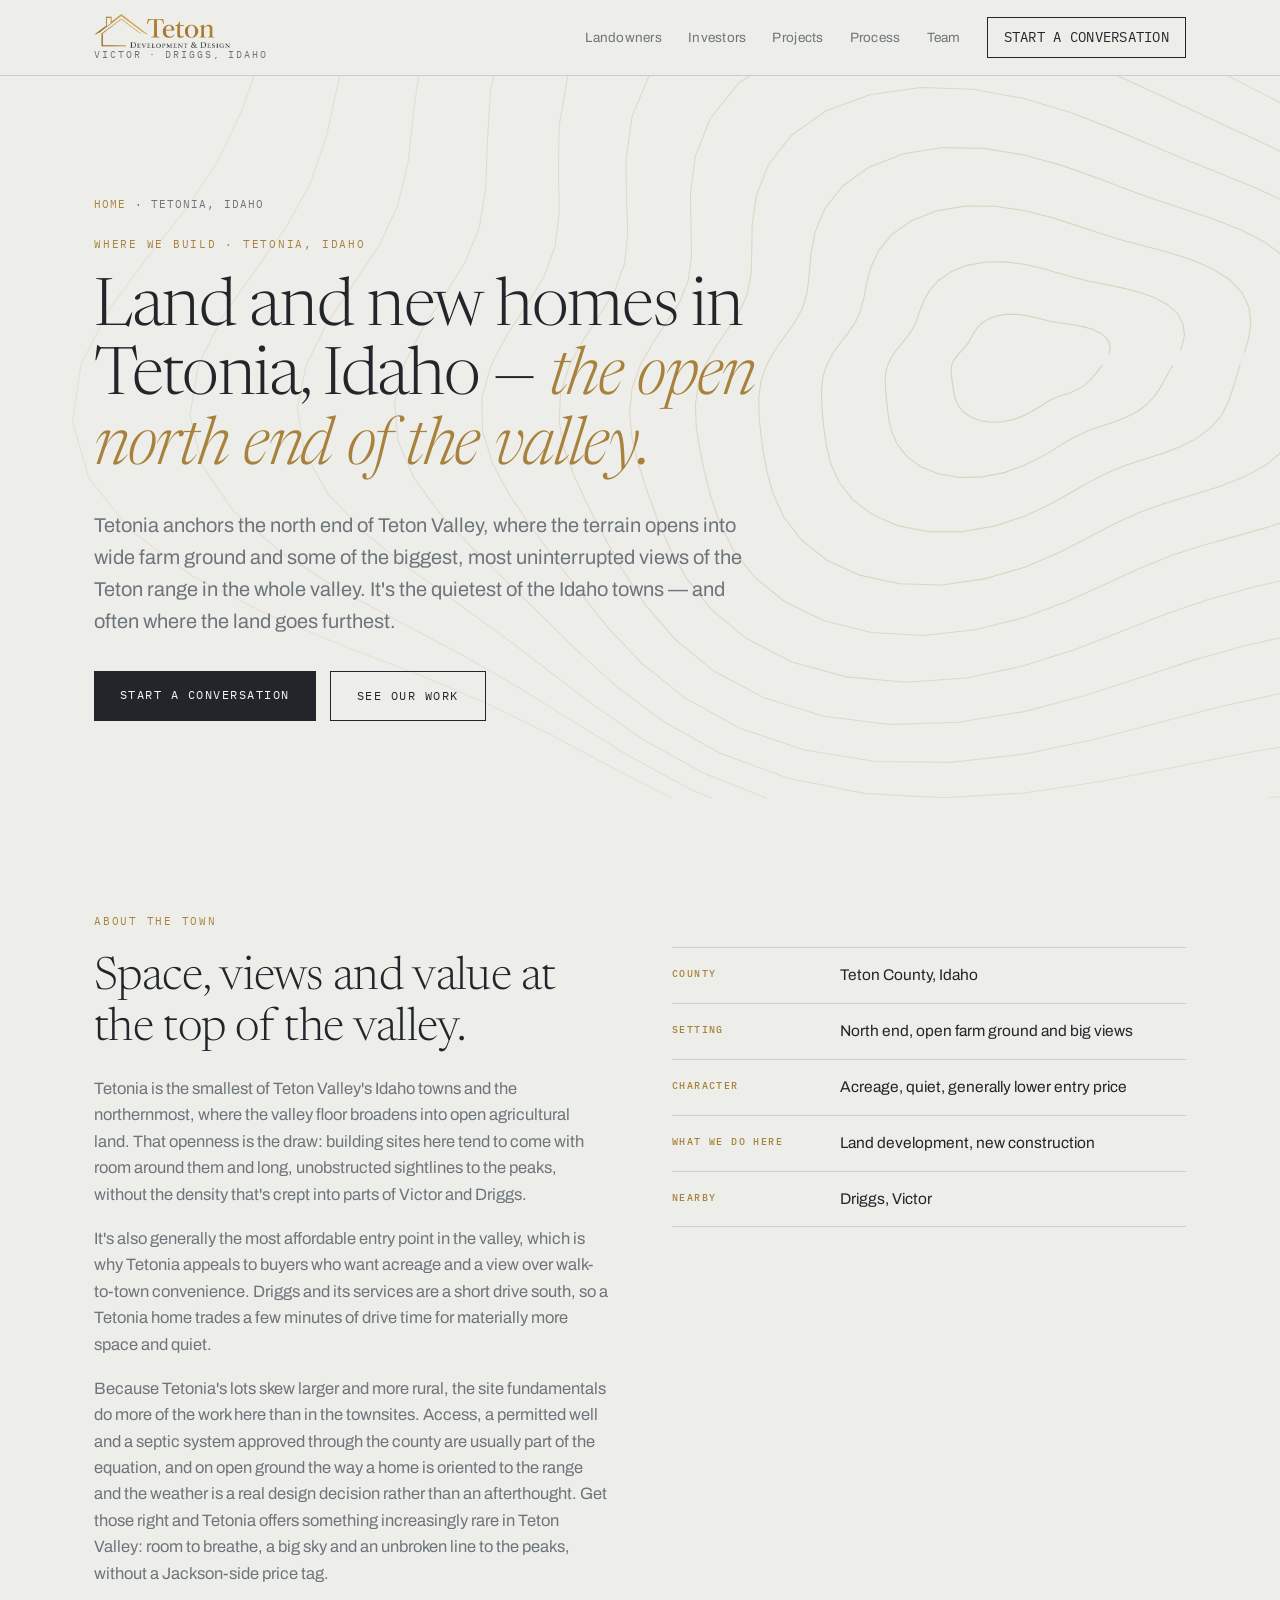
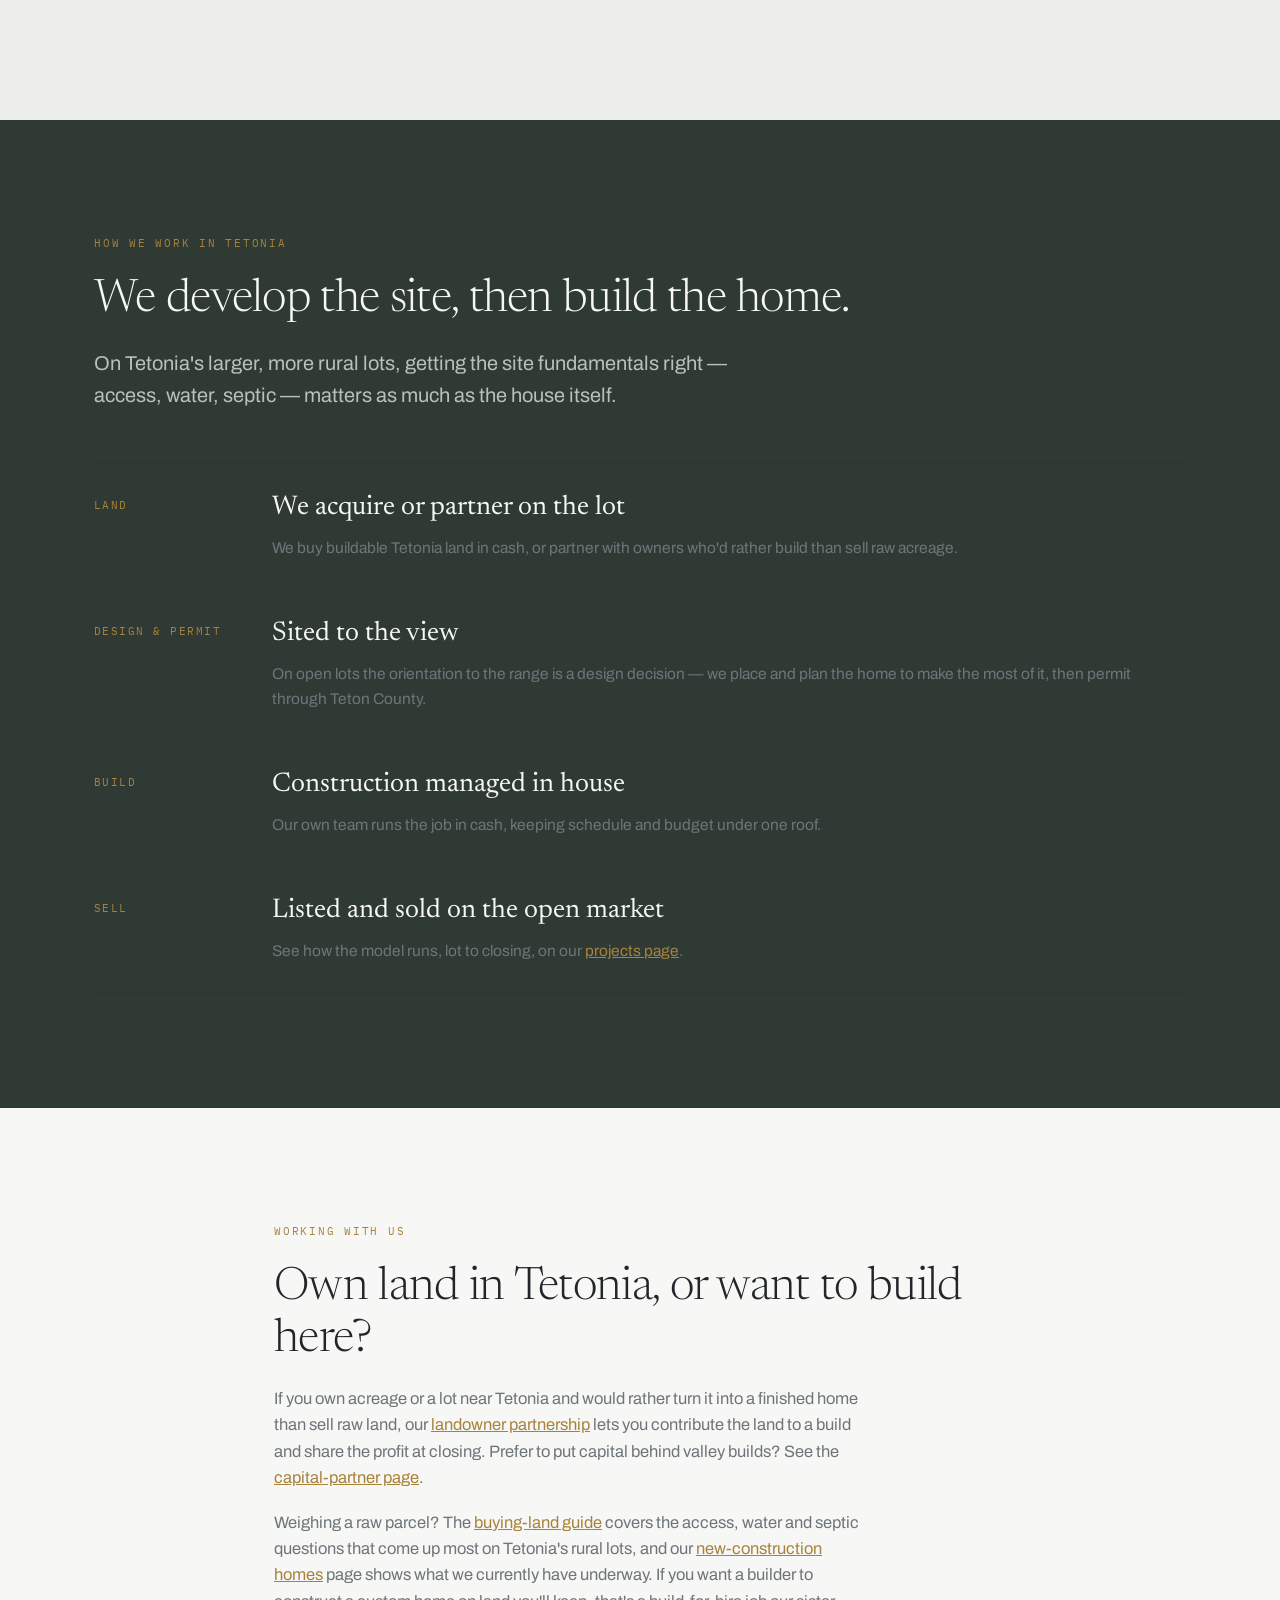
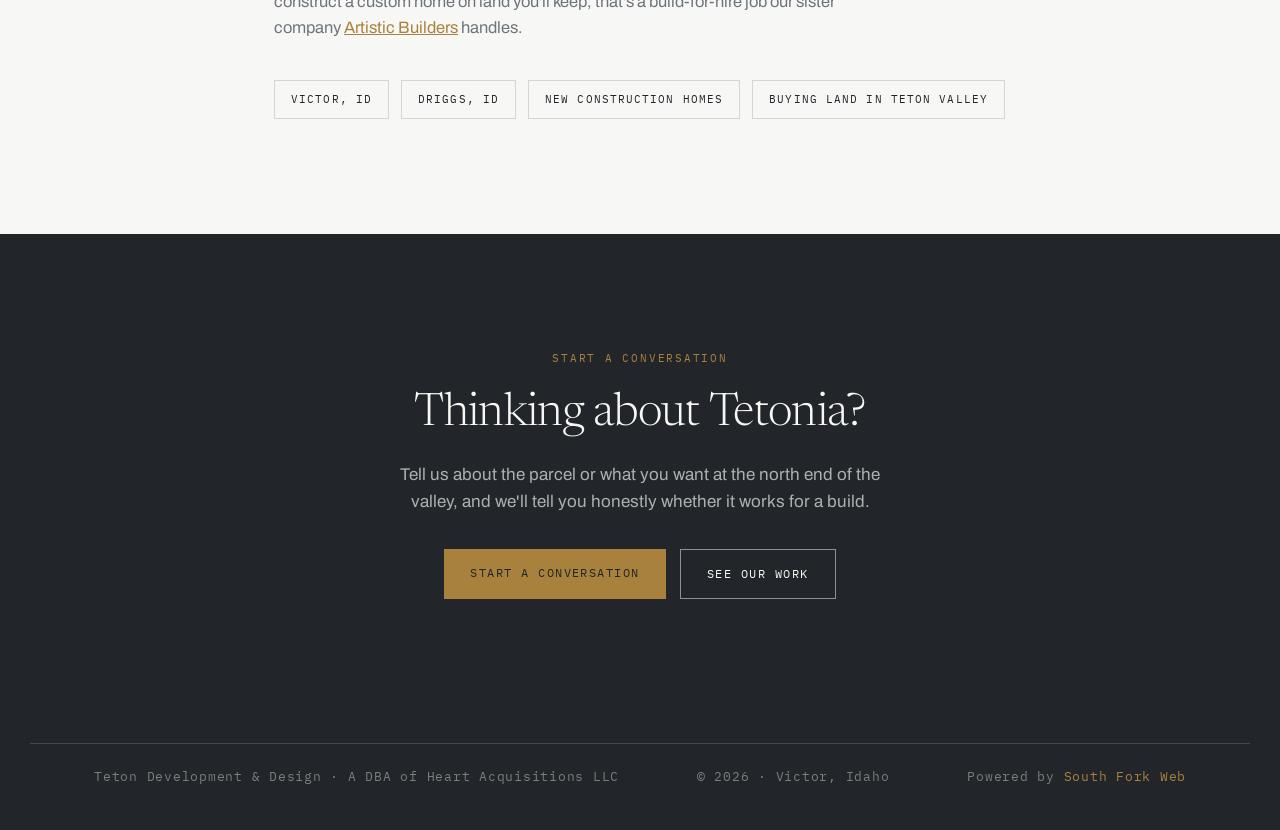
<file: tetonia-idaho.html>
<!DOCTYPE html>
<html lang="en">
<head>
<meta charset="utf-8">
<meta name="viewport" content="width=device-width, initial-scale=1">
<title>Land &amp; New Homes in Tetonia, Idaho — Teton Valley Development | Teton Development &amp; Design</title>
<meta name="description" content="Tetonia, Idaho land and new construction — the north end of Teton Valley with wide-open views. How Teton Development & Design builds and partners on homes here.">
<link rel="canonical" href="https://www.tetondd.com/tetonia-idaho">
<meta name="theme-color" content="#22262A">
<meta name="robots" content="index,follow">
<meta property="og:site_name" content="Teton Development &amp; Design">
<meta property="og:title" content="Land &amp; New Homes in Tetonia, Idaho">
<meta property="og:description" content="Land development and new construction at the north end of Teton Valley — Tetonia, Idaho, with wide-open views of the range.">
<meta property="og:type" content="website">
<meta property="og:url" content="https://www.tetondd.com/tetonia-idaho">
<meta property="og:image" content="https://www.tetondd.com/og.png">
<meta property="og:image:width" content="1200">
<meta property="og:image:height" content="630">
<meta name="twitter:card" content="summary_large_image">
<meta name="twitter:title" content="Land &amp; New Homes in Tetonia, Idaho">
<meta name="twitter:description" content="Land development and new construction at the north end of Teton Valley — Tetonia, Idaho.">
<meta name="twitter:image" content="https://www.tetondd.com/og.png">
<link rel="icon" href="/favicon.ico" sizes="any">
<link rel="icon" type="image/png" sizes="32x32" href="/favicon-32.png">
<link rel="icon" type="image/png" sizes="512x512" href="/favicon.png">
<link rel="apple-touch-icon" href="/apple-touch-icon.png">
<script type="application/ld+json">
{
  "@context":"https://schema.org",
  "@graph":[
    {"@type":"WebPage","@id":"https://www.tetondd.com/tetonia-idaho","url":"https://www.tetondd.com/tetonia-idaho","name":"Land &amp; New Homes in Tetonia, Idaho","isPartOf":{"@type":"WebSite","name":"Teton Development & Design","url":"https://www.tetondd.com"},"about":{"@type":"GeneralContractor","name":"Teton Development & Design"}},
    {"@type":"BreadcrumbList","itemListElement":[
      {"@type":"ListItem","position":1,"name":"Home","item":"https://www.tetondd.com/"},
      {"@type":"ListItem","position":2,"name":"Tetonia, Idaho","item":"https://www.tetondd.com/tetonia-idaho"}]}
  ]
}
</script>
<link rel="preconnect" href="https://fonts.googleapis.com">
<link rel="preconnect" href="https://fonts.gstatic.com" crossorigin>
<link href="https://fonts.googleapis.com/css2?family=Newsreader:ital,opsz,wght@0,6..72,300;0,6..72,400;1,6..72,300;1,6..72,400&family=Archivo:wght@400;500;600&family=IBM+Plex+Mono:wght@400;500&display=swap" rel="stylesheet">
<link rel="stylesheet" href="/css/tdd.css">
</head>
<body>

<nav class="tdd-nav">
  <div class="tdd-nav__in">
    <a class="tdd-mark" href="/" aria-label="Teton Development &amp; Design — home"><img class="tdd-logo" src="/img/logo.png" alt="Teton Development &amp; Design" width="440" height="110"><span>Victor · Driggs, Idaho</span></a>
    <button class="tdd-navtoggle" type="button" aria-label="Menu" aria-expanded="false" aria-controls="tdd-menu"><span></span><span></span><span></span></button>
    <div class="tdd-nav__links" id="tdd-menu">
      <a href="/landowners">Landowners</a>
      <a href="/investors">Investors</a>
      <a href="/projects">Projects</a>
      <a href="/#process">Process</a>
      <a href="/#team">Team</a>
      <a class="tdd-nav__cta" href="/#contact">Start a conversation</a>
    </div>
  </div>
</nav>

<header class="tdd-phero">
  <svg id="contour" aria-hidden="true" preserveAspectRatio="none"></svg>
  <div class="tdd-wrap tdd-phero__in">
    <p class="tdd-crumb"><a href="/">Home</a> · Tetonia, Idaho</p>
    <p class="tdd-eyebrow">Where we build · Tetonia, Idaho</p>
    <h1 class="tdd-h1">Land and new homes in Tetonia, Idaho — <em>the open north end of the valley.</em></h1>
    <p class="tdd-lede">Tetonia anchors the north end of Teton Valley, where the terrain opens into wide farm ground and some of the biggest, most uninterrupted views of the Teton range in the whole valley. It's the quietest of the Idaho towns — and often where the land goes furthest.</p>
    <div class="tdd-actions">
      <a class="tdd-btn tdd-btn--solid" href="/#contact">Start a conversation</a>
      <a class="tdd-btn tdd-btn--ghost" href="/projects">See our work</a>
    </div>
  </div>
</header>

<section class="tdd-band">
  <div class="tdd-wrap tdd-cols">
    <div class="r">
      <p class="tdd-eyebrow">About the town</p>
      <h2 class="tdd-h2">Space, views and value at the top of the valley.</h2>
      <p class="tdd-p tdd-p--slate">Tetonia is the smallest of Teton Valley's Idaho towns and the northernmost, where the valley floor broadens into open agricultural land. That openness is the draw: building sites here tend to come with room around them and long, unobstructed sightlines to the peaks, without the density that's crept into parts of Victor and Driggs.</p>
      <p class="tdd-p tdd-p--slate">It's also generally the most affordable entry point in the valley, which is why Tetonia appeals to buyers who want acreage and a view over walk-to-town convenience. Driggs and its services are a short drive south, so a Tetonia home trades a few minutes of drive time for materially more space and quiet.</p>
      <p class="tdd-p tdd-p--slate">Because Tetonia's lots skew larger and more rural, the site fundamentals do more of the work here than in the townsites. Access, a permitted well and a septic system approved through the county are usually part of the equation, and on open ground the way a home is oriented to the range and the weather is a real design decision rather than an afterthought. Get those right and Tetonia offers something increasingly rare in Teton Valley: room to breathe, a big sky and an unbroken line to the peaks, without a Jackson-side price tag.</p>
    </div>
    <div class="r">
      <ul class="tdd-terms">
        <li><b>County</b><span>Teton County, Idaho</span></li>
        <li><b>Setting</b><span>North end, open farm ground and big views</span></li>
        <li><b>Character</b><span>Acreage, quiet, generally lower entry price</span></li>
        <li><b>What we do here</b><span>Land development, new construction</span></li>
        <li><b>Nearby</b><span>Driggs, Victor</span></li>
      </ul>
    </div>
  </div>
</section>

<section class="tdd-band tdd-dark">
  <div class="tdd-wrap">
    <p class="tdd-eyebrow r">How we work in Tetonia</p>
    <h2 class="tdd-h2 r">We develop the site, then build the home.</h2>
    <p class="tdd-lede r">On Tetonia's larger, more rural lots, getting the site fundamentals right — access, water, septic — matters as much as the house itself.</p>
    <div class="tdd-steps r">
      <div class="tdd-step"><div class="tdd-step__n">Land</div><div><h3 class="tdd-h3">We acquire or partner on the lot</h3><p class="tdd-step__d">We buy buildable Tetonia land in cash, or partner with owners who'd rather build than sell raw acreage.</p></div></div>
      <div class="tdd-step"><div class="tdd-step__n">Design &amp; permit</div><div><h3 class="tdd-h3">Sited to the view</h3><p class="tdd-step__d">On open lots the orientation to the range is a design decision — we place and plan the home to make the most of it, then permit through Teton County.</p></div></div>
      <div class="tdd-step"><div class="tdd-step__n">Build</div><div><h3 class="tdd-h3">Construction managed in house</h3><p class="tdd-step__d">Our own team runs the job in cash, keeping schedule and budget under one roof.</p></div></div>
      <div class="tdd-step"><div class="tdd-step__n">Sell</div><div><h3 class="tdd-h3">Listed and sold on the open market</h3><p class="tdd-step__d">See how the model runs, lot to closing, on our <a href="/projects" style="color:var(--brass)">projects page</a>.</p></div></div>
    </div>
  </div>
</section>

<section class="tdd-band tdd-paper">
  <div class="tdd-wrap tdd-wrap--narrow">
    <p class="tdd-eyebrow r">Working with us</p>
    <h2 class="tdd-h2 r">Own land in Tetonia, or want to build here?</h2>
    <p class="tdd-p tdd-p--slate r">If you own acreage or a lot near Tetonia and would rather turn it into a finished home than sell raw land, our <a href="/landowners" style="color:var(--brass)">landowner partnership</a> lets you contribute the land to a build and share the profit at closing. Prefer to put capital behind valley builds? See the <a href="/investors" style="color:var(--brass)">capital-partner page</a>.</p>
    <p class="tdd-p tdd-p--slate r">Weighing a raw parcel? The <a href="/buying-land-teton-valley" style="color:var(--brass)">buying-land guide</a> covers the access, water and septic questions that come up most on Tetonia's rural lots, and our <a href="/new-construction-homes-teton-valley" style="color:var(--brass)">new-construction homes</a> page shows what we currently have underway. If you want a builder to construct a custom home on land you'll keep, that's a build-for-hire job our sister company <a href="https://artistic-builders.com" target="_blank" rel="noopener" style="color:var(--brass)">Artistic Builders</a> handles.</p>
    <div class="tdd-arealinks r">
      <a href="/victor-idaho">Victor, ID</a>
      <a href="/driggs-idaho">Driggs, ID</a>
      <a href="/new-construction-homes-teton-valley">New construction homes</a>
      <a href="/buying-land-teton-valley">Buying land in Teton Valley</a>
    </div>
  </div>
</section>

<section class="tdd-band tdd-cta" id="start">
  <div class="tdd-wrap">
    <p class="tdd-eyebrow" style="color:var(--brass)">Start a conversation</p>
    <h2 class="tdd-h2">Thinking about Tetonia?</h2>
    <p class="tdd-cta__p">Tell us about the parcel or what you want at the north end of the valley, and we'll tell you honestly whether it works for a build.</p>
    <div class="tdd-actions">
      <a class="tdd-btn tdd-btn--solid" href="/#contact">Start a conversation</a>
      <a class="tdd-btn tdd-btn--ghost" href="/projects">See our work</a>
    </div>
  </div>
</section>

<footer class="tdd-foot">
  <div class="tdd-foot__in">
    <div>Teton Development &amp; Design · A DBA of Heart Acquisitions LLC</div>
    <div>© <span id="yr"></span> · Victor, Idaho</div>
    <div>Powered by <a class="tdd-foot__link" href="https://southforkweb.com" target="_blank" rel="noopener">South Fork Web</a></div>
  </div>
</footer>

<script src="/js/tdd.js" defer></script>
</body>
</html>
</file>
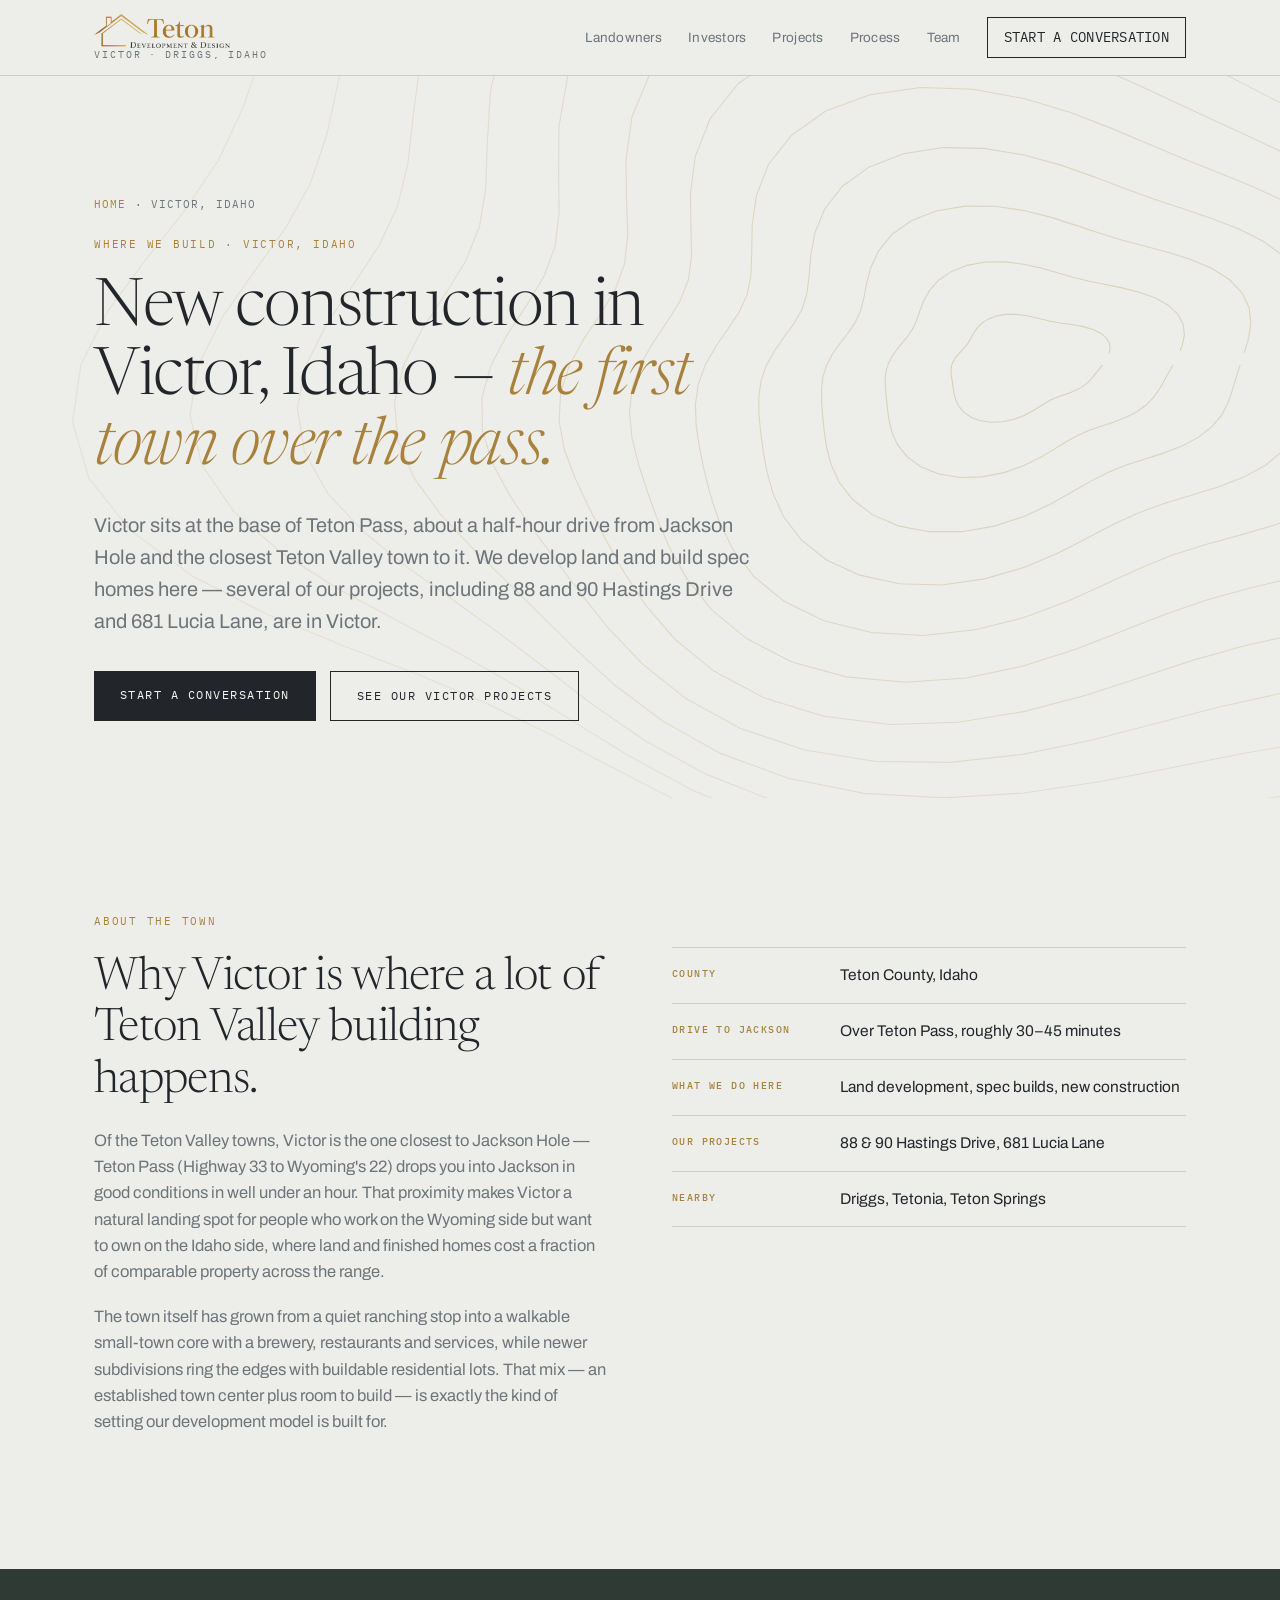
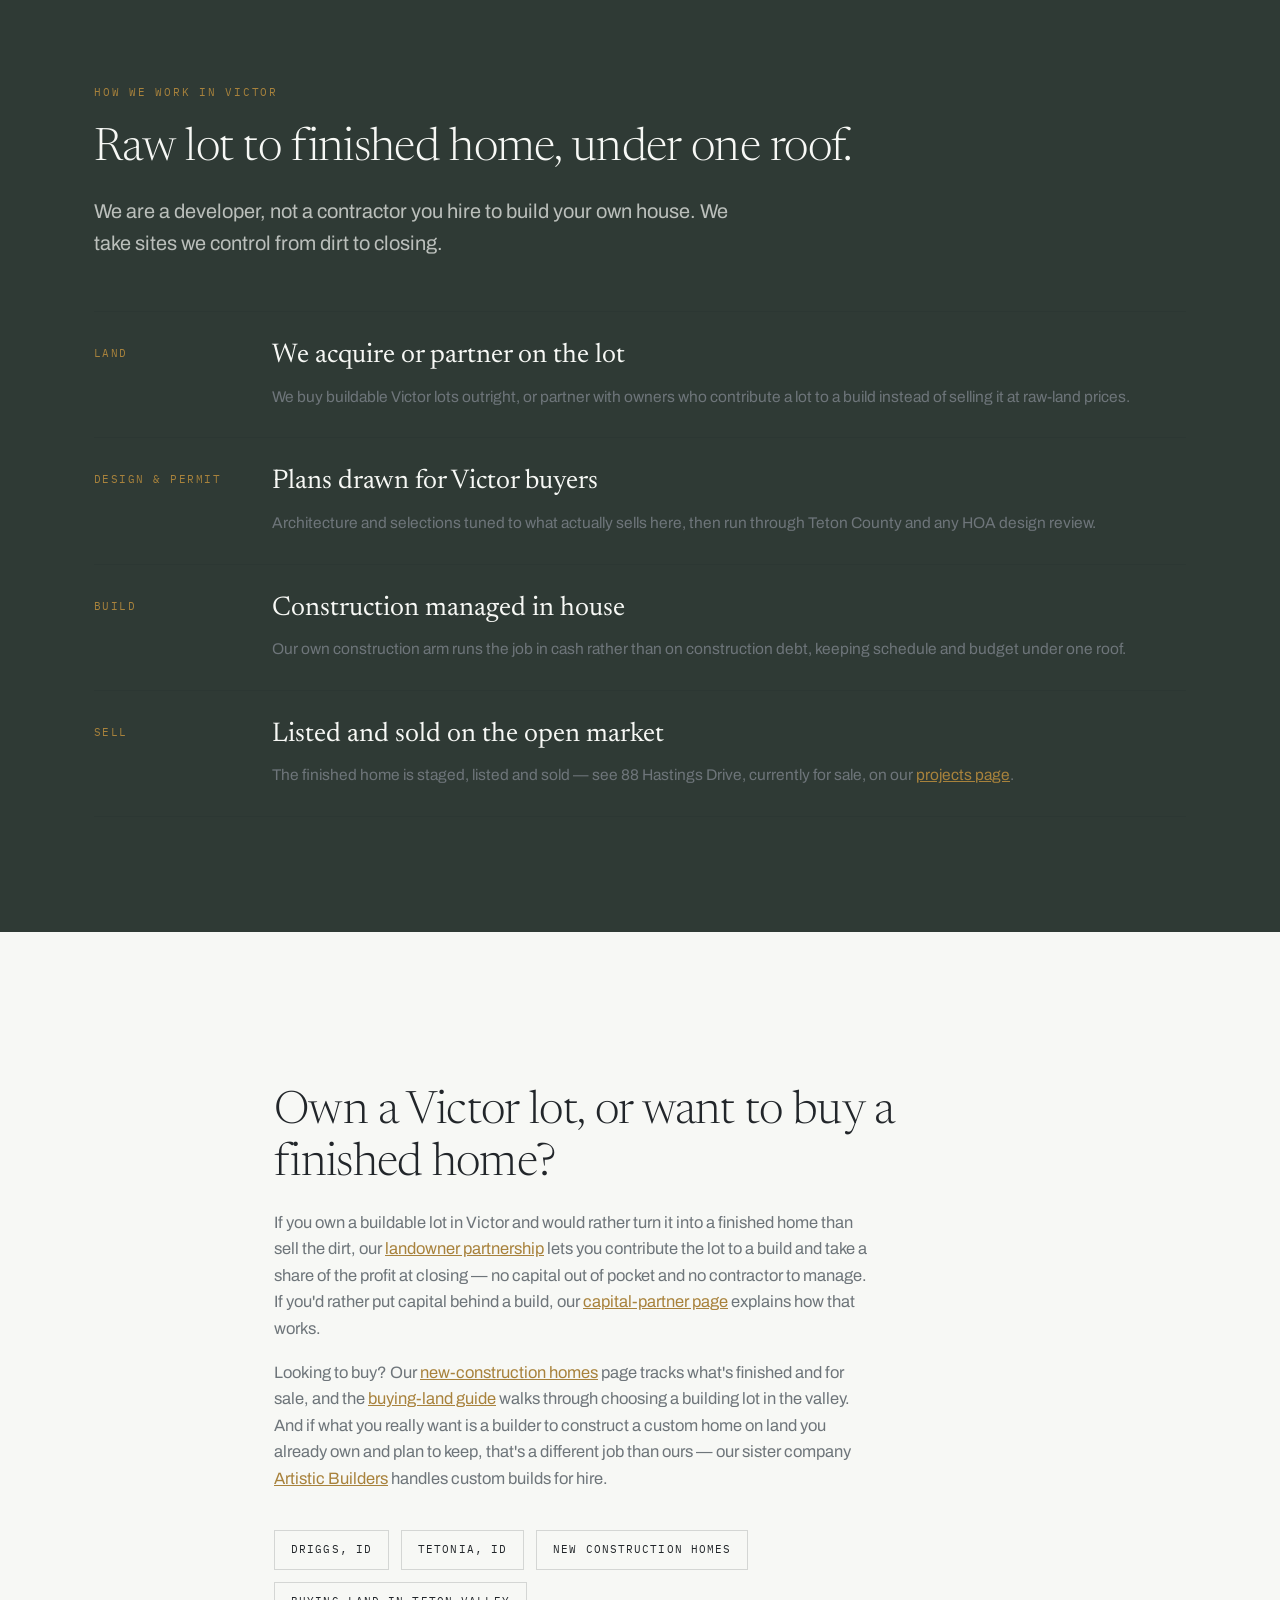
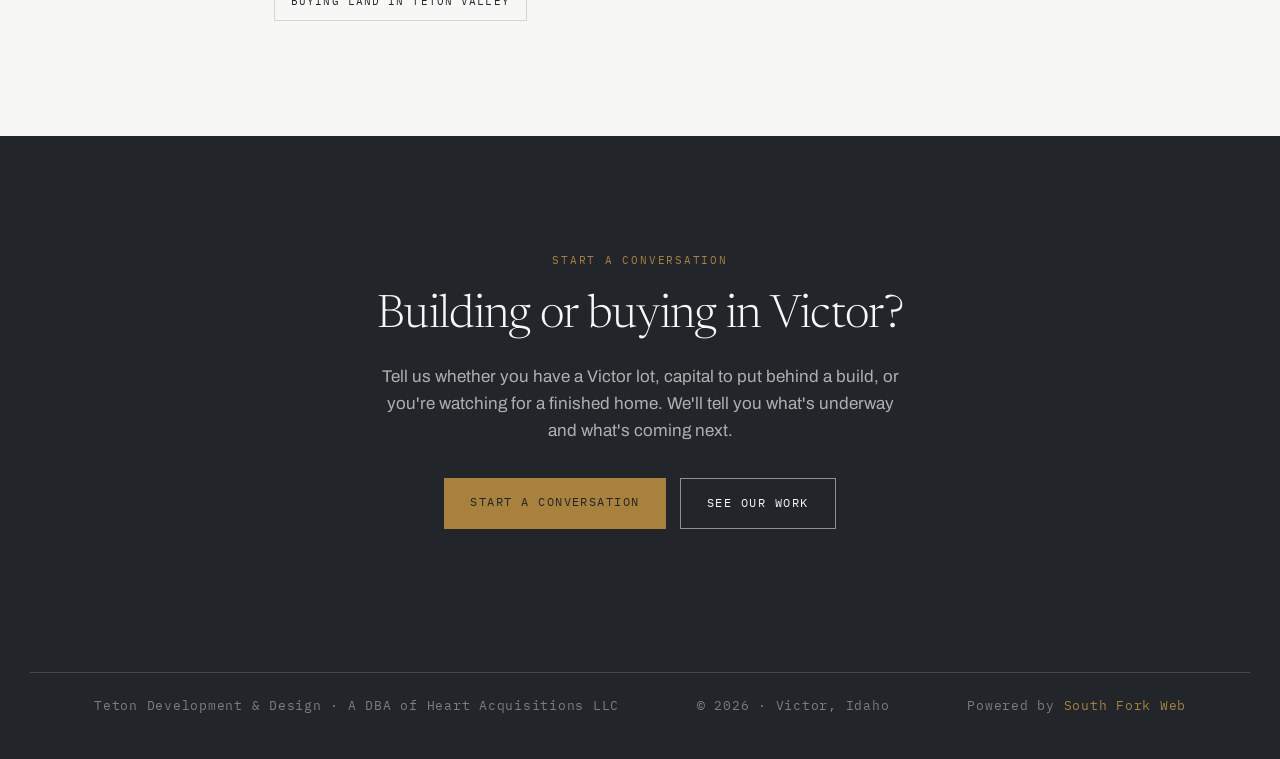
<file: victor-idaho.html>
<!DOCTYPE html>
<html lang="en">
<head>
<meta charset="utf-8">
<meta name="viewport" content="width=device-width, initial-scale=1">
<title>New Construction Homes in Victor, Idaho — Land &amp; Spec Homes | Teton Development &amp; Design</title>
<meta name="description" content="Victor, Idaho new construction and spec homes at the base of Teton Pass. How Teton Development & Design builds, sells and partners on homes in Victor and Teton Valley.">
<link rel="canonical" href="https://www.tetondd.com/victor-idaho">
<meta name="theme-color" content="#22262A">
<meta name="robots" content="index,follow">
<meta property="og:site_name" content="Teton Development &amp; Design">
<meta property="og:title" content="New Construction &amp; Spec Homes in Victor, Idaho">
<meta property="og:description" content="Building, selling and partnering on new-construction homes in Victor, Idaho — the first town over Teton Pass from Jackson Hole.">
<meta property="og:type" content="website">
<meta property="og:url" content="https://www.tetondd.com/victor-idaho">
<meta property="og:image" content="https://www.tetondd.com/og.png">
<meta property="og:image:width" content="1200">
<meta property="og:image:height" content="630">
<meta name="twitter:card" content="summary_large_image">
<meta name="twitter:title" content="New Construction &amp; Spec Homes in Victor, Idaho">
<meta name="twitter:description" content="Building and partnering on new-construction homes in Victor, Idaho — the first town over Teton Pass.">
<meta name="twitter:image" content="https://www.tetondd.com/og.png">
<link rel="icon" href="/favicon.ico" sizes="any">
<link rel="icon" type="image/png" sizes="32x32" href="/favicon-32.png">
<link rel="icon" type="image/png" sizes="512x512" href="/favicon.png">
<link rel="apple-touch-icon" href="/apple-touch-icon.png">
<script type="application/ld+json">
{
  "@context":"https://schema.org",
  "@graph":[
    {"@type":"WebPage","@id":"https://www.tetondd.com/victor-idaho","url":"https://www.tetondd.com/victor-idaho","name":"New Construction &amp; Spec Homes in Victor, Idaho","isPartOf":{"@type":"WebSite","name":"Teton Development & Design","url":"https://www.tetondd.com"},"about":{"@type":"GeneralContractor","name":"Teton Development & Design"}},
    {"@type":"BreadcrumbList","itemListElement":[
      {"@type":"ListItem","position":1,"name":"Home","item":"https://www.tetondd.com/"},
      {"@type":"ListItem","position":2,"name":"Victor, Idaho","item":"https://www.tetondd.com/victor-idaho"}]}
  ]
}
</script>
<link rel="preconnect" href="https://fonts.googleapis.com">
<link rel="preconnect" href="https://fonts.gstatic.com" crossorigin>
<link href="https://fonts.googleapis.com/css2?family=Newsreader:ital,opsz,wght@0,6..72,300;0,6..72,400;1,6..72,300;1,6..72,400&family=Archivo:wght@400;500;600&family=IBM+Plex+Mono:wght@400;500&display=swap" rel="stylesheet">
<link rel="stylesheet" href="/css/tdd.css">
</head>
<body>

<nav class="tdd-nav">
  <div class="tdd-nav__in">
    <a class="tdd-mark" href="/" aria-label="Teton Development &amp; Design — home"><img class="tdd-logo" src="/img/logo.png" alt="Teton Development &amp; Design" width="440" height="110"><span>Victor · Driggs, Idaho</span></a>
    <button class="tdd-navtoggle" type="button" aria-label="Menu" aria-expanded="false" aria-controls="tdd-menu"><span></span><span></span><span></span></button>
    <div class="tdd-nav__links" id="tdd-menu">
      <a href="/landowners">Landowners</a>
      <a href="/investors">Investors</a>
      <a href="/projects">Projects</a>
      <a href="/#process">Process</a>
      <a href="/#team">Team</a>
      <a class="tdd-nav__cta" href="/#contact">Start a conversation</a>
    </div>
  </div>
</nav>

<header class="tdd-phero">
  <svg id="contour" aria-hidden="true" preserveAspectRatio="none"></svg>
  <div class="tdd-wrap tdd-phero__in">
    <p class="tdd-crumb"><a href="/">Home</a> · Victor, Idaho</p>
    <p class="tdd-eyebrow">Where we build · Victor, Idaho</p>
    <h1 class="tdd-h1">New construction in Victor, Idaho — <em>the first town over the pass.</em></h1>
    <p class="tdd-lede">Victor sits at the base of Teton Pass, about a half-hour drive from Jackson Hole and the closest Teton Valley town to it. We develop land and build spec homes here — several of our projects, including 88 and 90 Hastings Drive and 681 Lucia Lane, are in Victor.</p>
    <div class="tdd-actions">
      <a class="tdd-btn tdd-btn--solid" href="/#contact">Start a conversation</a>
      <a class="tdd-btn tdd-btn--ghost" href="/projects">See our Victor projects</a>
    </div>
  </div>
</header>

<section class="tdd-band">
  <div class="tdd-wrap tdd-cols">
    <div class="r">
      <p class="tdd-eyebrow">About the town</p>
      <h2 class="tdd-h2">Why Victor is where a lot of Teton Valley building happens.</h2>
      <p class="tdd-p tdd-p--slate">Of the Teton Valley towns, Victor is the one closest to Jackson Hole — Teton Pass (Highway 33 to Wyoming's 22) drops you into Jackson in good conditions in well under an hour. That proximity makes Victor a natural landing spot for people who work on the Wyoming side but want to own on the Idaho side, where land and finished homes cost a fraction of comparable property across the range.</p>
      <p class="tdd-p tdd-p--slate">The town itself has grown from a quiet ranching stop into a walkable small-town core with a brewery, restaurants and services, while newer subdivisions ring the edges with buildable residential lots. That mix — an established town center plus room to build — is exactly the kind of setting our development model is built for.</p>
    </div>
    <div class="r">
      <ul class="tdd-terms">
        <li><b>County</b><span>Teton County, Idaho</span></li>
        <li><b>Drive to Jackson</b><span>Over Teton Pass, roughly 30–45 minutes</span></li>
        <li><b>What we do here</b><span>Land development, spec builds, new construction</span></li>
        <li><b>Our projects</b><span>88 &amp; 90 Hastings Drive, 681 Lucia Lane</span></li>
        <li><b>Nearby</b><span>Driggs, Tetonia, Teton Springs</span></li>
      </ul>
    </div>
  </div>
</section>

<section class="tdd-band tdd-dark">
  <div class="tdd-wrap">
    <p class="tdd-eyebrow r">How we work in Victor</p>
    <h2 class="tdd-h2 r">Raw lot to finished home, under one roof.</h2>
    <p class="tdd-lede r">We are a developer, not a contractor you hire to build your own house. We take sites we control from dirt to closing.</p>
    <div class="tdd-steps r">
      <div class="tdd-step"><div class="tdd-step__n">Land</div><div><h3 class="tdd-h3">We acquire or partner on the lot</h3><p class="tdd-step__d">We buy buildable Victor lots outright, or partner with owners who contribute a lot to a build instead of selling it at raw-land prices.</p></div></div>
      <div class="tdd-step"><div class="tdd-step__n">Design &amp; permit</div><div><h3 class="tdd-h3">Plans drawn for Victor buyers</h3><p class="tdd-step__d">Architecture and selections tuned to what actually sells here, then run through Teton County and any HOA design review.</p></div></div>
      <div class="tdd-step"><div class="tdd-step__n">Build</div><div><h3 class="tdd-h3">Construction managed in house</h3><p class="tdd-step__d">Our own construction arm runs the job in cash rather than on construction debt, keeping schedule and budget under one roof.</p></div></div>
      <div class="tdd-step"><div class="tdd-step__n">Sell</div><div><h3 class="tdd-h3">Listed and sold on the open market</h3><p class="tdd-step__d">The finished home is staged, listed and sold — see 88 Hastings Drive, currently for sale, on our <a href="/projects" style="color:var(--brass)">projects page</a>.</p></div></div>
    </div>
  </div>
</section>

<section class="tdd-band tdd-paper">
  <div class="tdd-wrap tdd-wrap--narrow">
    <p class="tdd-eyebrow r">Working with us</p>
    <h2 class="tdd-h2 r">Own a Victor lot, or want to buy a finished home?</h2>
    <p class="tdd-p tdd-p--slate r">If you own a buildable lot in Victor and would rather turn it into a finished home than sell the dirt, our <a href="/landowners" style="color:var(--brass)">landowner partnership</a> lets you contribute the lot to a build and take a share of the profit at closing — no capital out of pocket and no contractor to manage. If you'd rather put capital behind a build, our <a href="/investors" style="color:var(--brass)">capital-partner page</a> explains how that works.</p>
    <p class="tdd-p tdd-p--slate r">Looking to buy? Our <a href="/new-construction-homes-teton-valley" style="color:var(--brass)">new-construction homes</a> page tracks what's finished and for sale, and the <a href="/buying-land-teton-valley" style="color:var(--brass)">buying-land guide</a> walks through choosing a building lot in the valley. And if what you really want is a builder to construct a custom home on land you already own and plan to keep, that's a different job than ours — our sister company <a href="https://artistic-builders.com" target="_blank" rel="noopener" style="color:var(--brass)">Artistic Builders</a> handles custom builds for hire.</p>
    <div class="tdd-arealinks r">
      <a href="/driggs-idaho">Driggs, ID</a>
      <a href="/tetonia-idaho">Tetonia, ID</a>
      <a href="/new-construction-homes-teton-valley">New construction homes</a>
      <a href="/buying-land-teton-valley">Buying land in Teton Valley</a>
    </div>
  </div>
</section>

<section class="tdd-band tdd-cta" id="start">
  <div class="tdd-wrap">
    <p class="tdd-eyebrow" style="color:var(--brass)">Start a conversation</p>
    <h2 class="tdd-h2">Building or buying in Victor?</h2>
    <p class="tdd-cta__p">Tell us whether you have a Victor lot, capital to put behind a build, or you're watching for a finished home. We'll tell you what's underway and what's coming next.</p>
    <div class="tdd-actions">
      <a class="tdd-btn tdd-btn--solid" href="/#contact">Start a conversation</a>
      <a class="tdd-btn tdd-btn--ghost" href="/projects">See our work</a>
    </div>
  </div>
</section>

<footer class="tdd-foot">
  <div class="tdd-foot__in">
    <div>Teton Development &amp; Design · A DBA of Heart Acquisitions LLC</div>
    <div>© <span id="yr"></span> · Victor, Idaho</div>
    <div>Powered by <a class="tdd-foot__link" href="https://southforkweb.com" target="_blank" rel="noopener">South Fork Web</a></div>
  </div>
</footer>

<script src="/js/tdd.js" defer></script>
</body>
</html>
</file>
<file: css/tdd.css>
/* Teton Development & Design — shared styles (used by interior pages) */
:root{
  --snowlight:#EDEEEA; --paper:#F7F8F5; --granite:#22262A; --spruce:#2F3A35;
  --brass:#A8823C; --slate:#6E757A; --hair:rgba(34,38,42,.16);
  --display:"Newsreader",Georgia,serif;
  --body:"Archivo",system-ui,-apple-system,sans-serif;
  --mono:"IBM Plex Mono",ui-monospace,monospace;
  --gut:clamp(20px,5vw,72px); --stack:clamp(64px,9vw,120px);
}
*{box-sizing:border-box}
html{scroll-behavior:smooth}
body{margin:0;background:var(--snowlight);color:var(--granite);font-family:var(--body);font-size:17px;line-height:1.6;-webkit-font-smoothing:antialiased}
img{max-width:100%;display:block}
a{color:inherit}
.tdd-wrap{max-width:1220px;margin:0 auto;padding:0 var(--gut)}
.tdd-wrap--narrow{max-width:860px}
.tdd-band{padding:var(--stack) 0}
a:focus-visible,button:focus-visible{outline:2px solid var(--brass);outline-offset:4px}

.tdd-eyebrow{font-family:var(--mono);font-size:11px;letter-spacing:.16em;text-transform:uppercase;color:var(--brass);margin:0 0 22px}
.tdd-h1{font-family:var(--display);font-weight:300;font-size:clamp(34px,5.6vw,66px);line-height:1.05;letter-spacing:-.02em;margin:0 0 26px;max-width:18ch}
.tdd-h1 em{font-style:italic;color:var(--brass)}
.tdd-h2{font-family:var(--display);font-weight:300;font-size:clamp(28px,4.4vw,46px);line-height:1.12;letter-spacing:-.015em;margin:0 0 20px}
.tdd-h3{font-family:var(--display);font-weight:400;font-size:clamp(21px,2.4vw,27px);line-height:1.2;margin:0 0 12px}
.tdd-lede{font-size:clamp(17px,1.9vw,20px);color:var(--slate);max-width:60ch;margin:0}
.tdd-p{font-size:16.5px;margin:0 0 18px;max-width:66ch}
.tdd-p--slate{color:var(--slate)}

/* nav */
.tdd-nav{position:sticky;top:0;z-index:50;background:rgba(237,238,234,.86);backdrop-filter:blur(10px);border-bottom:1px solid var(--hair)}
.tdd-nav__in{max-width:1220px;margin:0 auto;padding:14px var(--gut);display:flex;align-items:center;justify-content:space-between;gap:20px}
.tdd-mark{font-family:var(--display);font-size:19px;text-decoration:none;line-height:1.15}
.tdd-logo{height:34px;width:auto;display:block}
.tdd-mark span{display:block;font-family:var(--mono);font-size:9.5px;letter-spacing:.2em;text-transform:uppercase;color:var(--slate);margin-top:2px}
.tdd-nav__links{display:flex;align-items:center;gap:26px}
.tdd-nav__links a{font-size:13.5px;letter-spacing:.02em;text-decoration:none;color:var(--slate)}
.tdd-nav__links a:hover{color:var(--granite)}
.tdd-nav__cta{font-family:var(--mono);font-size:11px;letter-spacing:.12em;text-transform:uppercase;border:1px solid var(--granite);padding:9px 16px;text-decoration:none;color:var(--granite)!important;transition:background .25s,color .25s}
.tdd-nav__cta:hover{background:var(--granite);color:var(--paper)!important}
.tdd-navtoggle{display:none;background:none;border:0;cursor:pointer;width:44px;height:44px;flex-direction:column;justify-content:center;align-items:center;gap:5px;margin:-6px -8px -6px 0}
.tdd-navtoggle span{display:block;height:2px;width:23px;background:var(--granite);border-radius:2px;transition:transform .3s ease,opacity .2s ease}
.tdd-nav.open .tdd-navtoggle span:nth-child(1){transform:translateY(7px) rotate(45deg)}
.tdd-nav.open .tdd-navtoggle span:nth-child(2){opacity:0}
.tdd-nav.open .tdd-navtoggle span:nth-child(3){transform:translateY(-7px) rotate(-45deg)}
@media(max-width:820px){
  .tdd-navtoggle{display:flex}
  .tdd-nav__links{position:absolute;top:100%;left:0;right:0;background:var(--snowlight);border-bottom:1px solid var(--hair);flex-direction:column;align-items:stretch;gap:0;padding:4px var(--gut) 22px;max-height:0;overflow:hidden;opacity:0;pointer-events:none;transition:max-height .35s ease,opacity .25s ease}
  .tdd-nav.open .tdd-nav__links{max-height:84vh;opacity:1;pointer-events:auto}
  .tdd-nav__links a{padding:15px 2px;font-size:16px;border-bottom:1px solid var(--hair)}
  .tdd-nav__links a.tdd-nav__cta{margin-top:16px;border:1px solid var(--granite);text-align:center;padding:15px;color:var(--granite)!important}
}
@media(max-width:520px){.tdd-mark span{display:none}}

/* buttons */
.tdd-btn{font-family:var(--mono);font-size:11.5px;letter-spacing:.13em;text-transform:uppercase;padding:15px 26px;text-decoration:none;display:inline-block;transition:transform .2s,background .25s,color .25s}
.tdd-btn:hover{transform:translateY(-2px)}
.tdd-btn--solid{background:var(--granite);color:var(--paper)}
.tdd-btn--solid:hover{background:var(--spruce)}
.tdd-btn--ghost{border:1px solid var(--granite);color:var(--granite)}
.tdd-btn--ghost:hover{background:var(--granite);color:var(--paper)}
.tdd-actions{display:flex;flex-wrap:wrap;gap:14px;margin-top:34px}

/* interior hero */
.tdd-phero{position:relative;overflow:hidden;padding:clamp(60px,10vw,120px) 0 clamp(48px,6vw,80px)}
#contour{position:absolute;inset:0;width:100%;height:100%;pointer-events:none;z-index:0}
#contour path{fill:none;stroke:var(--brass);stroke-width:.85;opacity:.3}
.tdd-phero__in{position:relative;z-index:1}
.tdd-crumb{font-family:var(--mono);font-size:11px;letter-spacing:.1em;text-transform:uppercase;color:var(--slate);margin:0 0 22px}
.tdd-crumb a{color:var(--brass);text-decoration:none}
.tdd-crumb a:hover{text-decoration:underline}

/* generic section helpers */
.tdd-dark{background:var(--spruce);color:var(--paper)}
.tdd-dark .tdd-h2,.tdd-dark .tdd-h3{color:var(--paper)}
.tdd-dark .tdd-lede,.tdd-dark .tdd-p{color:rgba(247,248,245,.7)}
.tdd-dark .tdd-eyebrow{color:var(--brass)}
.tdd-paper{background:var(--paper)}

/* two-column prose */
.tdd-cols{display:grid;grid-template-columns:1fr 1fr;gap:clamp(32px,5vw,72px);align-items:start}
@media(max-width:820px){.tdd-cols{grid-template-columns:1fr;gap:32px}}

/* steps */
.tdd-steps{margin-top:52px;border-top:1px solid var(--hair)}
.tdd-step{display:grid;grid-template-columns:150px 1fr;gap:28px;padding:28px 0;border-bottom:1px solid var(--hair)}
@media(max-width:640px){.tdd-step{grid-template-columns:1fr;gap:8px}}
.tdd-step__n{font-family:var(--mono);font-size:10.5px;letter-spacing:.14em;text-transform:uppercase;color:var(--brass);padding-top:5px}
.tdd-step__d{color:var(--slate);font-size:15.5px;margin:6px 0 0}

/* terms list */
.tdd-terms{list-style:none;margin:34px 0 0;padding:0;border-top:1px solid var(--hair)}
.tdd-terms li{display:grid;grid-template-columns:150px 1fr;gap:18px;padding:15px 0;border-bottom:1px solid var(--hair);font-size:15.5px}
.tdd-terms b{font-family:var(--mono);font-size:10px;letter-spacing:.14em;text-transform:uppercase;color:var(--brass);font-weight:500;padding-top:3px}
@media(max-width:480px){.tdd-terms li{grid-template-columns:1fr;gap:5px}}

/* comparison */
.tdd-compare{display:grid;grid-template-columns:1fr 1fr;gap:1px;background:var(--hair);border:1px solid var(--hair);margin-top:44px}
@media(max-width:640px){.tdd-compare{grid-template-columns:1fr}}
.tdd-compare__col{background:var(--paper);padding:clamp(24px,3vw,38px)}
.tdd-compare__col--hi{background:var(--snowlight)}
.tdd-compare__h{font-family:var(--mono);font-size:10.5px;letter-spacing:.14em;text-transform:uppercase;color:var(--brass);margin:0 0 18px}
.tdd-compare ul{list-style:none;margin:0;padding:0}
.tdd-compare li{padding:11px 0;border-top:1px solid var(--hair);font-size:15px;display:flex;gap:12px}
.tdd-compare li:first-child{border-top:0}
.tdd-compare li::before{content:"—";color:var(--brass);flex:none}

/* faq */
.tdd-faq{margin-top:44px;border-top:1px solid var(--hair)}
.tdd-faq details{border-bottom:1px solid var(--hair);padding:6px 0}
.tdd-faq summary{cursor:pointer;list-style:none;padding:18px 40px 18px 0;position:relative;font-family:var(--display);font-size:clamp(18px,2vw,21px);font-weight:400}
.tdd-faq summary::-webkit-details-marker{display:none}
.tdd-faq summary::after{content:"+";position:absolute;right:4px;top:16px;color:var(--brass);font-family:var(--body);font-size:22px;transition:transform .25s}
.tdd-faq details[open] summary::after{transform:rotate(45deg)}
.tdd-faq__a{color:var(--slate);font-size:15.5px;padding:0 0 20px;max-width:70ch}

/* cta band */
.tdd-cta{background:var(--granite);color:var(--paper);text-align:center}
.tdd-cta .tdd-h2{color:var(--paper);margin-inline:auto}
.tdd-cta__p{color:rgba(247,248,245,.66);max-width:52ch;margin:0 auto 34px}
.tdd-cta .tdd-actions{justify-content:center}
.tdd-cta .tdd-btn--ghost{border-color:rgba(247,248,245,.5);color:var(--paper)}
.tdd-cta .tdd-btn--ghost:hover{background:var(--paper);color:var(--granite)}
.tdd-cta .tdd-btn--solid{background:var(--brass);color:var(--granite)}

/* footer */
footer.tdd-foot{background:var(--granite);color:rgba(247,248,245,.42);padding:28px 0 44px;font-size:12.5px}
.tdd-foot__in{max-width:1220px;margin:0 auto;padding:22px var(--gut) 0;border-top:1px solid rgba(247,248,245,.16);display:flex;justify-content:space-between;flex-wrap:wrap;gap:12px;font-family:var(--mono);letter-spacing:.06em}
.tdd-foot__link{color:var(--brass);text-decoration:none}
.tdd-foot__link:hover{text-decoration:underline}
.tdd-note{font-size:12.5px;color:var(--slate);max-width:75ch;margin:22px 0 0;line-height:1.6}

/* projects grid */
.tdd-projects{display:grid;grid-template-columns:repeat(2,1fr);gap:clamp(22px,3vw,40px);margin-top:52px}
@media(max-width:720px){.tdd-projects{grid-template-columns:1fr}}
.tdd-project{display:block}
.tdd-project__img{width:100%;aspect-ratio:3/2;object-fit:cover;display:block}
.tdd-project__ph{width:100%;aspect-ratio:3/2;display:flex;flex-direction:column;align-items:center;justify-content:center;gap:10px;background:var(--spruce);color:rgba(247,248,245,.55);text-align:center;padding:24px}
.tdd-project__ph b{font-family:var(--display);font-weight:300;font-size:22px;color:var(--paper)}
.tdd-project__ph span{font-family:var(--mono);font-size:10px;letter-spacing:.14em;text-transform:uppercase;color:var(--brass)}
.tdd-project__body{padding:20px 2px 4px}
.tdd-project__name{font-family:var(--display);font-weight:400;font-size:clamp(20px,2.2vw,25px);margin:0 0 8px;line-height:1.2}
.tdd-project__meta{font-family:var(--mono);font-size:10px;letter-spacing:.11em;text-transform:uppercase;color:var(--slate);margin:0 0 13px;display:flex;gap:10px;flex-wrap:wrap;align-items:center}
.tdd-chip{border:1px solid var(--hair);padding:3px 9px;color:var(--slate)}
.tdd-chip--live{border-color:var(--brass);color:var(--brass)}
.tdd-chip--sale{background:var(--brass);border-color:var(--brass);color:var(--granite)}
.tdd-project__blurb{color:var(--slate);font-size:15px;margin:0;max-width:46ch}
.tdd-project__cta{display:inline-block;margin-top:16px;font-family:var(--mono);font-size:10.5px;letter-spacing:.13em;text-transform:uppercase;text-decoration:none;color:var(--granite);border-bottom:1px solid var(--brass);padding-bottom:4px}
.tdd-project__cta:hover{color:var(--brass)}
a.tdd-project__imglink{display:block}

/* area cross-links */
.tdd-arealinks{display:flex;flex-wrap:wrap;gap:12px;margin:38px 0 0;padding:0;list-style:none}
.tdd-arealinks a{font-family:var(--mono);font-size:11px;letter-spacing:.1em;text-transform:uppercase;text-decoration:none;color:var(--granite);border:1px solid var(--hair);padding:10px 16px;transition:border-color .2s,color .2s}
.tdd-arealinks a:hover{border-color:var(--brass);color:var(--brass)}

/* reveal */
.r{opacity:0;transform:translateY(16px);transition:opacity .8s ease,transform .8s ease}
.r.in{opacity:1;transform:none}
@media(prefers-reduced-motion:reduce){.r{opacity:1;transform:none;transition:none}html{scroll-behavior:auto}.tdd-btn:hover{transform:none}}
</file>
